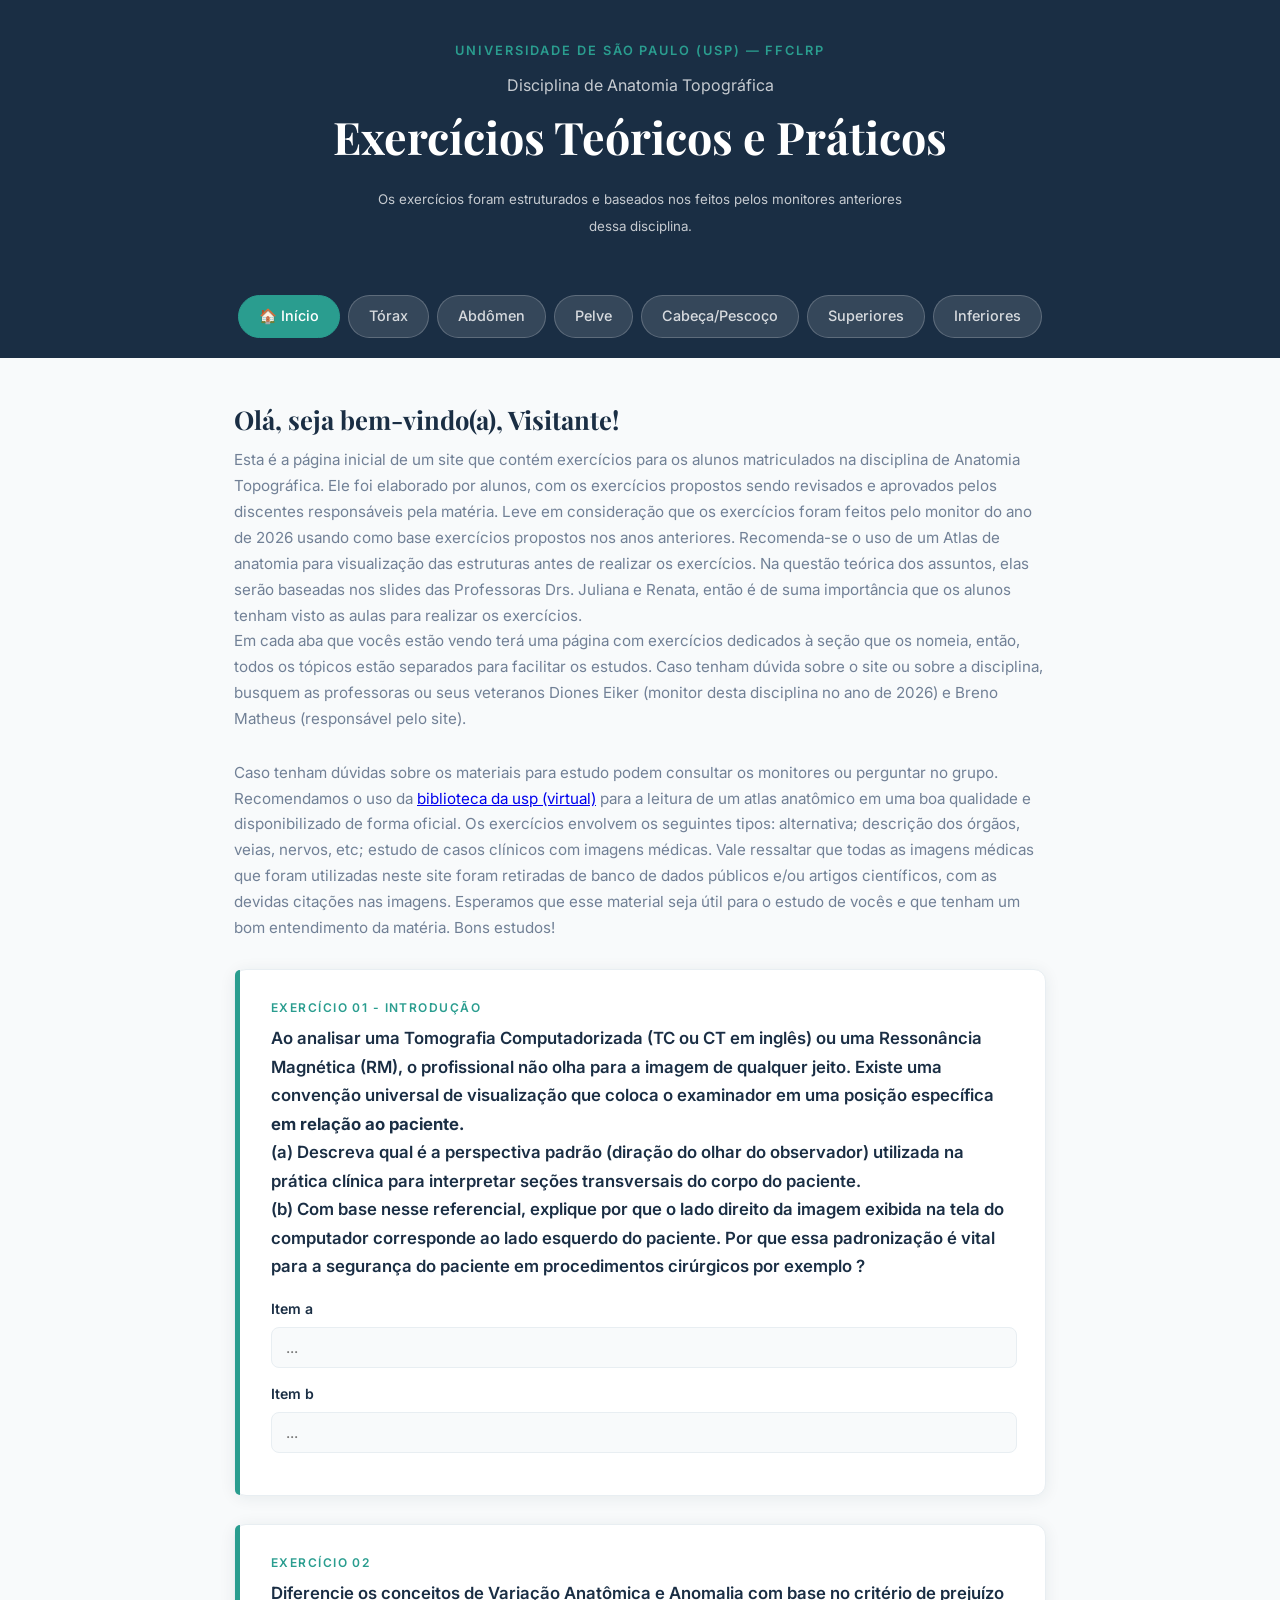
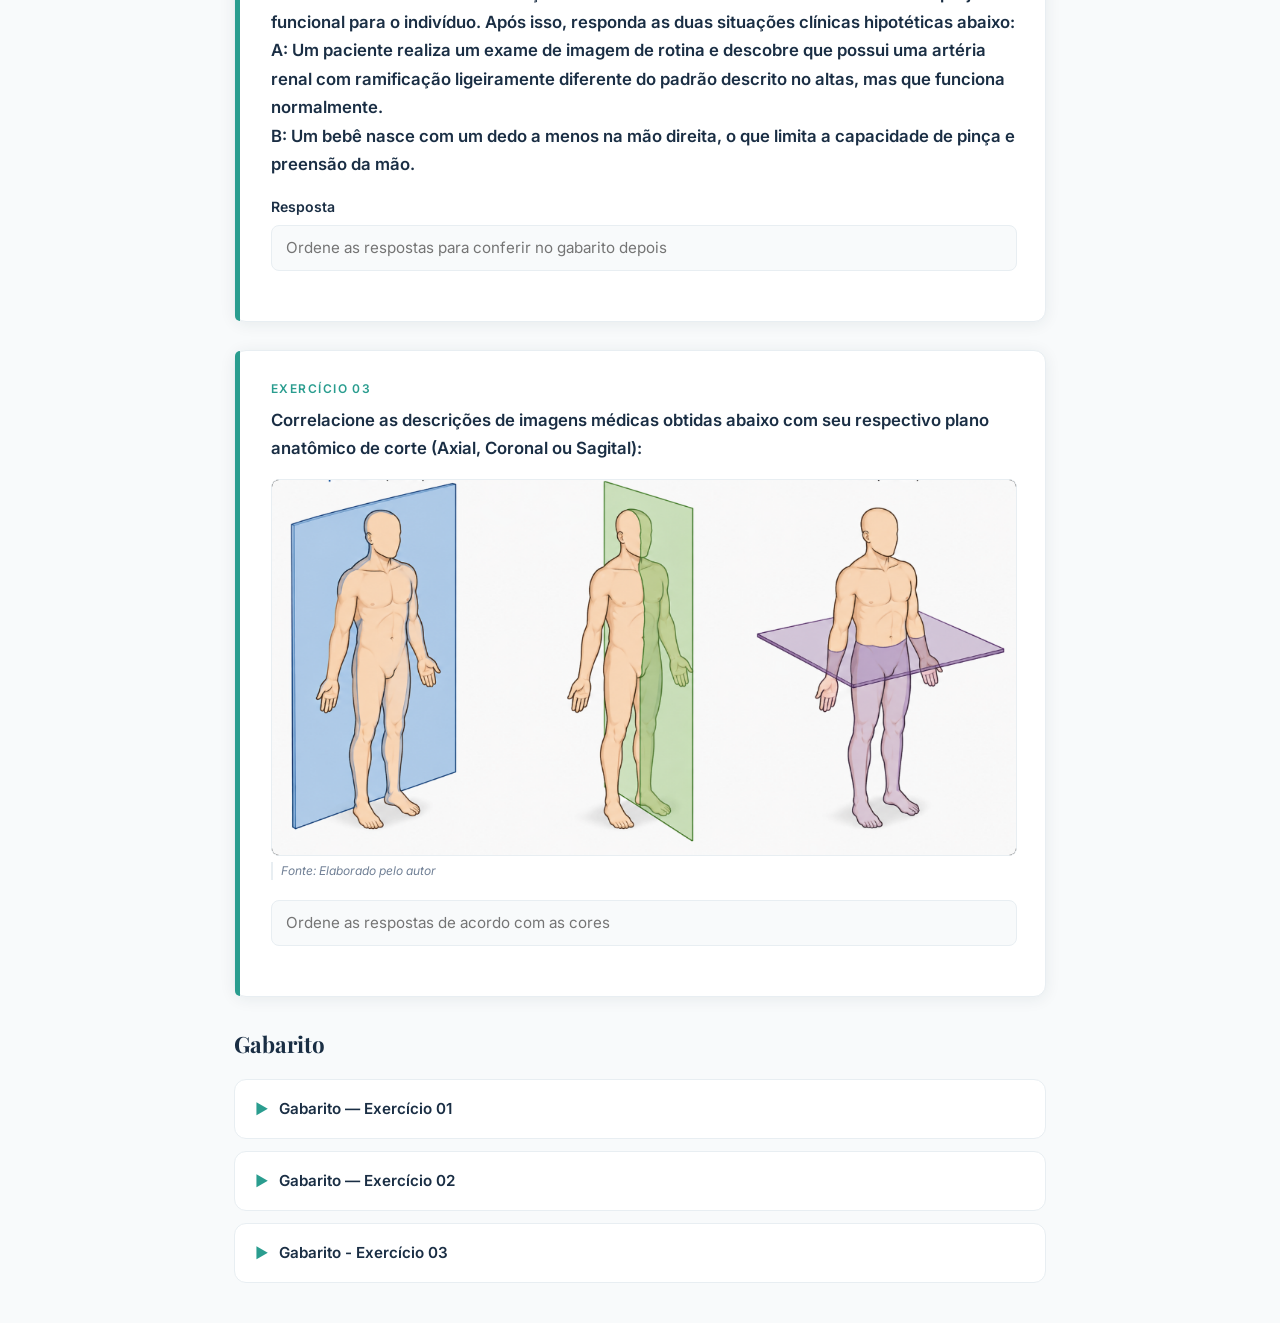
<file: index.html>
<!DOCTYPE html>
<html lang="pt-BR">
<head>
  <meta charset="UTF-8" />
  <meta name="viewport" content="width=device-width, initial-scale=1.0" />
  <link rel="shortcut icon" href="icone_anatomia.ico" type="image/x-icon">
  <title>Anatomia Topográfica — Exercícios</title>

  <!-- Fontes do Google Fonts (carregadas da internet) -->
  <link rel="preconnect" href="https://fonts.googleapis.com" />
  <link href="https://fonts.googleapis.com/css2?family=Inter:wght@400;500;600&family=Playfair+Display:wght@700&display=swap" rel="stylesheet" />
  <link rel="stylesheet" href="estilo_site.css">
  
</head>

<body>

  <!-- ==========================================
       CABEÇALHO
  =========================================== -->
  <header>
    <div>
        <p class="disciplina">Universidade de São Paulo (USP) — FFCLRP </p>
    </div>
    <div>
        <p>Disciplina de Anatomia Topográfica</p>
    </div>
    <h1>Exercícios Teóricos e Práticos</h1>
    <p><small>Os exercícios foram estruturados e baseados nos feitos pelos monitores anteriores dessa disciplina.</small></p>
  </header>

  <!-- 
       NAVEGAÇÃO POR ABAS
       Cada botão mostra/esconde uma <section>
   -->
 <nav class="tabs-nav" role="tablist">
  <a class="ativa" href="index.html">🏠 Início</a>
  <a href="torax/torax.html"> Tórax</a>
  <a href="abdome/abdome.html"> Abdômen</a>
  <a href="pelve/pelve.html"> Pelve</a>
  <a href="superiores/cab_pes.html">Cabeça/Pescoço</a>
  <a href="superiores/sup.html">Superiores</a>
  <a href="inferiores/inf.html">Inferiores</a>
 </nav>

  <!-- 
       CONTEÚDO PRINCIPAL
   -->
  <main>

    <section id="instrucoes" class="secao ativa">
        <h2 id="titulo-boas-vindas"  class="secao-titulo">Como usar este material</h2>
        <p class="secao-descricao"> Esta é a página inicial de um site que contém exercícios para os alunos matriculados na disciplina de Anatomia Topográfica. Ele foi elaborado por alunos, com os exercícios propostos sendo revisados e aprovados pelos discentes responsáveis pela matéria. Leve em consideração que os exercícios foram feitos pelo monitor do ano de 2026 usando como base exercícios propostos nos anos anteriores. Recomenda-se o uso de um Atlas de anatomia para visualização das estruturas antes de realizar os exercícios. Na questão teórica dos assuntos, elas serão baseadas nos slides das Professoras Drs. Juliana e Renata, então é de suma importância que os alunos tenham visto as aulas para realizar os exercícios. <br> Em cada aba que vocês estão vendo terá uma página com exercícios dedicados à seção que os nomeia, então, todos os tópicos estão separados para facilitar os estudos. Caso tenham dúvida sobre o site ou sobre a disciplina, busquem as professoras ou seus veteranos Diones Eiker (monitor desta disciplina no ano de 2026) e Breno Matheus (responsável pelo site). </p>

        <p class="secao-descricao">Caso tenham dúvidas sobre os materiais para estudo podem consultar os monitores ou perguntar no grupo. Recomendamos o uso da <a href="https://acesso.abcd.usp.br" target="_blank" re="external">biblioteca da usp (virtual)</a> para a leitura de um atlas anatômico em uma boa qualidade e disponibilizado de forma oficial. Os exercícios envolvem os seguintes tipos: alternativa; descrição dos órgãos, veias, nervos, etc; estudo de casos clínicos com imagens médicas. Vale ressaltar que todas as imagens médicas que foram utilizadas neste site foram retiradas de banco de dados públicos e/ou artigos científicos, com as devidas citações nas imagens. Esperamos que esse material seja útil para o estudo de vocês e que tenham um bom entendimento da matéria. Bons estudos! </p>
    </section>

    <section>
      <article class="exercicio">
        <p class="exercicio-numero">Exercício 01 - Introdução</p>
        <h3>Ao analisar uma Tomografia Computadorizada (TC ou CT em inglês) ou uma Ressonância Magnética (RM), o profissional não olha para a imagem de qualquer jeito. Existe uma convenção universal de visualização que coloca o examinador em uma posição específica <strong>em relação ao paciente.</strong> <br> (a) Descreva qual é a perspectiva padrão (diração do olhar do observador) utilizada na prática clínica para interpretar seções transversais do corpo do paciente. <br> (b) Com base nesse referencial, explique por que o lado direito da imagem exibida na tela do computador corresponde ao lado esquerdo do paciente. Por que essa padronização é vital para a segurança do paciente em procedimentos cirúrgicos por exemplo ?</h3>

        <!-- Campos de resposta -->

        <div class="campo-grupo">
            <label for="ex1-r1">Item a</label>
            <input type="text" id="ex1-r1" placeholder="..." />
        </div>

        <div class="campo-grupo">
            <label for="ex1-r1">Item b</label>
            <input type="text" id="ex1-r1" placeholder="..." />
        </div>

      </article>

      <article class="exercicio">
        <p class="exercicio-numero">Exercício 02</p>
        <h3>Diferencie os conceitos de Variação Anatômica e Anomalia com base no critério de prejuízo funcional para o indivíduo. Após isso, responda as duas situações clínicas hipotéticas abaixo: <br> A: Um paciente realiza um exame de imagem de rotina e descobre que possui uma artéria renal com ramificação ligeiramente diferente do padrão descrito no altas, mas que funciona normalmente. <br> B: Um bebê nasce com um dedo a menos na mão direita, o que limita a capacidade de pinça e preensão da mão. </h3>

        <div class="campo-grupo">
          <label for="ex2-r1">Resposta</label>
          <textarea id="ex2-r1" placeholder="Ordene as respostas para conferir no gabarito depois" rows="1"></textarea>
        </div>
      </article>

      <article class="exercicio">
        <p class="exercicio-numero">Exercício 03 </p>
        <h3>Correlacione as descrições de imagens médicas obtidas abaixo com seu respectivo plano anatômico de corte (Axial, Coronal ou Sagital): <br> </h3>

        <figure class="exercicio-figura">
          <img src="planos_anatomicos.png" alt="planos anatomicos">
          <figcaption>Fonte: Elaborado pelo autor</figcaption>
        </figure>
        <div class="campo-grupo">
        <textarea id="ex2-r1" placeholder="Ordene as respostas de acordo com as cores" rows="1"></textarea>
        </div>
      </article>
    </section>
    
    <!-- 
     SEÇÃO DE GABARITO
     Cada <details> é um accordion independente.
     O navegador abre/fecha sem JavaScript.
 -->
<section class="gabarito-secao">
  <h2 style="font-family: var(--fonte-titulo); color: var(--cor-primaria);
             margin-bottom: 16px; font-size: 1.4rem;">
    Gabarito
  </h2>

  <!-- GABARITO DO EXERCÍCIO 1 -->
  <details>
    <summary>
      <span class="seta-accordion">▶</span>
      Gabarito — Exercício 01
    </summary>

    <div class="gabarito-corpo">

      <div class="gabarito-item">
        <div class="gabarito-num">1</div>
        <div class="gabarito-texto">
          <p><strong>Item a</strong></p>
          <p class="descricao">
            A perspectiva padrão de visualização de seções transversais é de baixo para cima (ou seja, como se estivéssemos olhando o paciente a partir dos pés dele, em direção à cabeça).
            
          </p>
        </div>
      </div>

      <hr class="gabarito-divider" />

      <div class="gabarito-item">
        <div class="gabarito-num">2</div>
        <div class="gabarito-texto">
          <p><strong>Item b</strong></p>
          <p class="descricao">
            Como estamos olhando de baixo para cima, o lado direito do paciente estará à esquerda do observador, e o lado esquerdo do paciente estará à direita do observador. Essa padronização evita erros gravíssimos de lateralidade, como operar ou irradiar o membro ou órgão do lado errado
            
          </p>
        </div>
      </div>

      <hr class="gabarito-divider" />

    </div>
  </details>

  <!-- GABARITO DO EXERCÍCIO 2 -->
  <details>
    <summary>
      <span class="seta-accordion">▶</span>
      Gabarito — Exercício 02
    </summary>

    <div class="gabarito-corpo">

      <div class="gabarito-item">
        <div class="gabarito-num">1</div>
        <div class="gabarito-texto">
          <p><strong>Caso A:</strong></p>
          <p class="descricao">
            Caso A: Variação Anatômica, pois há uma alteração morfológica sem qualquer perda ou prejuízo da função renal.
            
          </p>
        </div>
      </div>

      <hr class="gabarito-divider" />

      <div class="gabarito-item">
        <div class="gabarito-num">2</div>
        <div class="gabarito-texto">
          <p><strong>Caso B:</strong></p>
          <p class="descricao">
            Caso B: Anomalia, pois a alteração morfológica (ausência de um dedo) gera um prejuízo funcional para o membro acometido.
            
          </p>
        </div>
      </div>

    </div>
  </details>

  <details>
    <summary>
      <span class="seta-accordion">▶</span>
      Gabarito - Exercício 03
    </summary>

    <div class="gabarito-corpo">
      <div class="gabarito-item">
        <div class="gabarito-num">1</div>
        <div class="gabarito-texto" >
          <p><strong>Resposta:</strong></p>
          <p class="descricao"> Azul: Coronal; Verde: Sagital; Azul: Coronal </p>
        </div>
      </div>
    </div>
  </details>

</section>

<script src="scripts.js"></script>
</body>
</html>
</file>
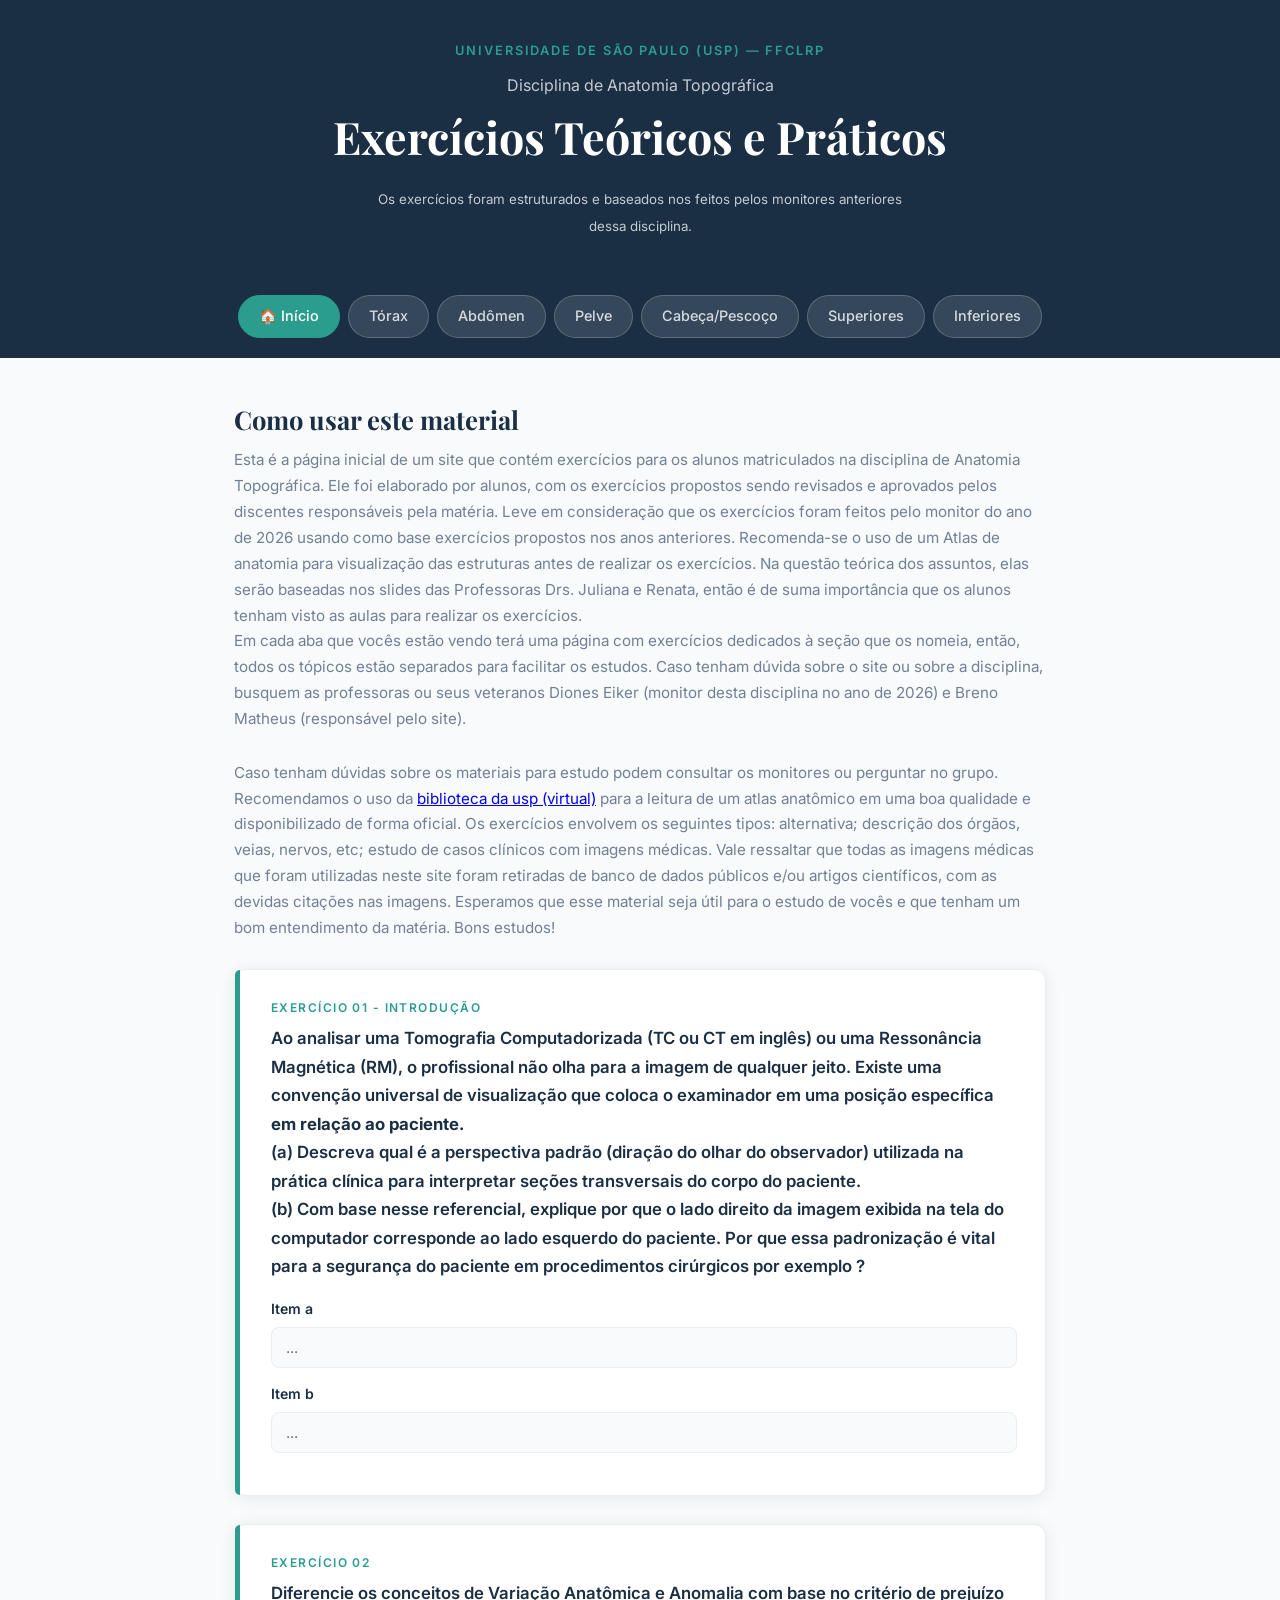
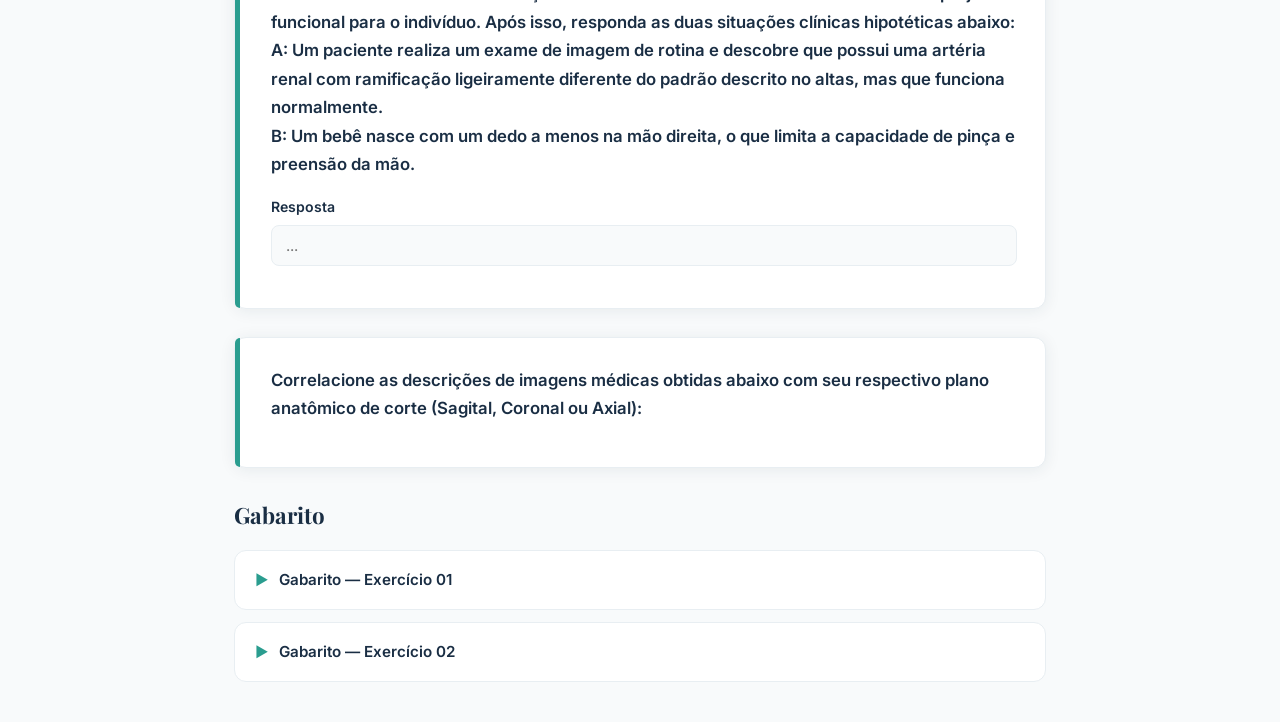
<file: site anatomia/index.html>
<!DOCTYPE html>
<html lang="pt-BR">
<head>
  <meta charset="UTF-8" />
  <meta name="viewport" content="width=device-width, initial-scale=1.0" />
  <link rel="shortcut icon" href="icone_anatomia.ico" type="image/x-icon">
  <title>Anatomia Topográfica — Exercícios</title>

  <!-- Fontes do Google Fonts (carregadas da internet) -->
  <link rel="preconnect" href="https://fonts.googleapis.com" />
  <link href="https://fonts.googleapis.com/css2?family=Inter:wght@400;500;600&family=Playfair+Display:wght@700&display=swap" rel="stylesheet" />
  <link rel="stylesheet" href="estilo_site.css">
  
</head>

<body>

  <!-- ==========================================
       CABEÇALHO
  =========================================== -->
  <header>
    <div>
        <p class="disciplina">Universidade de São Paulo (USP) — FFCLRP </p>
    </div>
    <div>
        <p>Disciplina de Anatomia Topográfica</p>
    </div>
    <h1>Exercícios Teóricos e Práticos</h1>
    <p><small>Os exercícios foram estruturados e baseados nos feitos pelos monitores anteriores dessa disciplina.</small></p>
  </header>

  <!-- 
       NAVEGAÇÃO POR ABAS
       Cada botão mostra/esconde uma <section>
   -->
 <nav class="tabs-nav" role="tablist">
  <a class="ativa" href="index.html">🏠 Início</a>
  <a href="torax/torax.html"> Tórax</a>
  <a href="abdome/abdome.html"> Abdômen</a>
  <a href="pelve/pelve.html"> Pelve</a>
  <a href="superiores/cab_pes.html">Cabeça/Pescoço</a>
  <a href="superiores/sup.html">Superiores</a>
  <a href="inferiores/inf.html">Inferiores</a>
 </nav>

  <!-- 
       CONTEÚDO PRINCIPAL
   -->
  <main>

    <section id="instrucoes" class="secao ativa">
        <h2 id="titulo-boas-vindas"  class="secao-titulo">Como usar este material</h2>
        <p class="secao-descricao"> Esta é a página inicial de um site que contém exercícios para os alunos matriculados na disciplina de Anatomia Topográfica. Ele foi elaborado por alunos, com os exercícios propostos sendo revisados e aprovados pelos discentes responsáveis pela matéria. Leve em consideração que os exercícios foram feitos pelo monitor do ano de 2026 usando como base exercícios propostos nos anos anteriores. Recomenda-se o uso de um Atlas de anatomia para visualização das estruturas antes de realizar os exercícios. Na questão teórica dos assuntos, elas serão baseadas nos slides das Professoras Drs. Juliana e Renata, então é de suma importância que os alunos tenham visto as aulas para realizar os exercícios. <br> Em cada aba que vocês estão vendo terá uma página com exercícios dedicados à seção que os nomeia, então, todos os tópicos estão separados para facilitar os estudos. Caso tenham dúvida sobre o site ou sobre a disciplina, busquem as professoras ou seus veteranos Diones Eiker (monitor desta disciplina no ano de 2026) e Breno Matheus (responsável pelo site). </p>

        <p class="secao-descricao">Caso tenham dúvidas sobre os materiais para estudo podem consultar os monitores ou perguntar no grupo. Recomendamos o uso da <a href="https://acesso.abcd.usp.br" target="_blank" re="external">biblioteca da usp (virtual)</a> para a leitura de um atlas anatômico em uma boa qualidade e disponibilizado de forma oficial. Os exercícios envolvem os seguintes tipos: alternativa; descrição dos órgãos, veias, nervos, etc; estudo de casos clínicos com imagens médicas. Vale ressaltar que todas as imagens médicas que foram utilizadas neste site foram retiradas de banco de dados públicos e/ou artigos científicos, com as devidas citações nas imagens. Esperamos que esse material seja útil para o estudo de vocês e que tenham um bom entendimento da matéria. Bons estudos! </p>
    </section>

    <section>
      <article class="exercicio">
        <p class="exercicio-numero">Exercício 01 - Introdução</p>
        <h3>Ao analisar uma Tomografia Computadorizada (TC ou CT em inglês) ou uma Ressonância Magnética (RM), o profissional não olha para a imagem de qualquer jeito. Existe uma convenção universal de visualização que coloca o examinador em uma posição específica <strong>em relação ao paciente.</strong> <br> (a) Descreva qual é a perspectiva padrão (diração do olhar do observador) utilizada na prática clínica para interpretar seções transversais do corpo do paciente. <br> (b) Com base nesse referencial, explique por que o lado direito da imagem exibida na tela do computador corresponde ao lado esquerdo do paciente. Por que essa padronização é vital para a segurança do paciente em procedimentos cirúrgicos por exemplo ?</h3>

        <!-- Campos de resposta -->

        <div class="campo-grupo">
            <label for="ex1-r1">Item a</label>
            <input type="text" id="ex1-r1" placeholder="..." />
        </div>

        <div class="campo-grupo">
            <label for="ex1-r1">Item b</label>
            <input type="text" id="ex1-r1" placeholder="..." />
        </div>

      </article>

      <article class="exercicio">
        <p class="exercicio-numero">Exercício 02</p>
        <h3>Diferencie os conceitos de Variação Anatômica e Anomalia com base no critério de prejuízo funcional para o indivíduo. Após isso, responda as duas situações clínicas hipotéticas abaixo: <br> A: Um paciente realiza um exame de imagem de rotina e descobre que possui uma artéria renal com ramificação ligeiramente diferente do padrão descrito no altas, mas que funciona normalmente. <br> B: Um bebê nasce com um dedo a menos na mão direita, o que limita a capacidade de pinça e preensão da mão. </h3>

        <div class="campo-grupo">
          <label for="ex2-r1">Resposta</label>
          <input type="text" id="ex2-r1" placeholder="...">
        </div>
      </article>

      <article class="exercicio">
        <h3>Correlacione as descrições de imagens médicas obtidas abaixo com seu respectivo plano anatômico de corte (Sagital, Coronal ou Axial): <br> </h3>
      </article>
    </section>
    
    <!-- 
     SEÇÃO DE GABARITO
     Cada <details> é um accordion independente.
     O navegador abre/fecha sem JavaScript.
 -->
<section class="gabarito-secao">
  <h2 style="font-family: var(--fonte-titulo); color: var(--cor-primaria);
             margin-bottom: 16px; font-size: 1.4rem;">
    Gabarito
  </h2>

  <!-- GABARITO DO EXERCÍCIO 1 -->
  <details>
    <summary>
      <span class="seta-accordion">▶</span>
      Gabarito — Exercício 01
    </summary>

    <div class="gabarito-corpo">

      <div class="gabarito-item">
        <div class="gabarito-num">1</div>
        <div class="gabarito-texto">
          <p><strong>Pulmão direito</strong></p>
          <p class="descricao">
            Levemente maior que o esquerdo, dividido em três lobos pela
            cisura horizontal e oblíqua.
          </p>
        </div>
      </div>

      <hr class="gabarito-divider" />

      <div class="gabarito-item">
        <div class="gabarito-num">2</div>
        <div class="gabarito-texto">
          <p><strong>Coração / Mediastino</strong></p>
          <p class="descricao">
            Localizado no mediastino médio, levemente deslocado para a
            esquerda da linha média.
          </p>
        </div>
      </div>

      <hr class="gabarito-divider" />

      <div class="gabarito-item">
        <div class="gabarito-num">3</div>
        <div class="gabarito-texto">
          <p><strong>Pulmão esquerdo</strong></p>
          <p class="descricao">
            Dividido em dois lobos pela cisura oblíqua. Apresenta a
            incisura cardíaca em seu bordo anterior.
          </p>
        </div>
      </div>

    </div>
  </details>

  <!-- GABARITO DO EXERCÍCIO 2 -->
  <details>
    <summary>
      <span class="seta-accordion">▶</span>
      Gabarito — Exercício 02
    </summary>

    <div class="gabarito-corpo">

      <div class="gabarito-item">
        <div class="gabarito-num">1</div>
        <div class="gabarito-texto">
          <p><strong>Coração / Aorta</strong></p>
          <p class="descricao">
            Estruturas de tecido mole com alta densidade aparecem em
            tons de cinza claro na TC.
          </p>
        </div>
      </div>

      <hr class="gabarito-divider" />

      <div class="gabarito-item">
        <div class="gabarito-num">2</div>
        <div class="gabarito-texto">
          <p><strong>Os pulmões aparecem escuros porque são preenchidos por ar</strong></p>
          <p class="descricao">
            O ar possui densidade muito baixa (≈ −1000 UH na escala
            Hounsfield), absorvendo pouca radiação e resultando em tons
            escuros na imagem.
          </p>
        </div>
      </div>

    </div>
  </details>

</section>

</body>
</html>
</file>
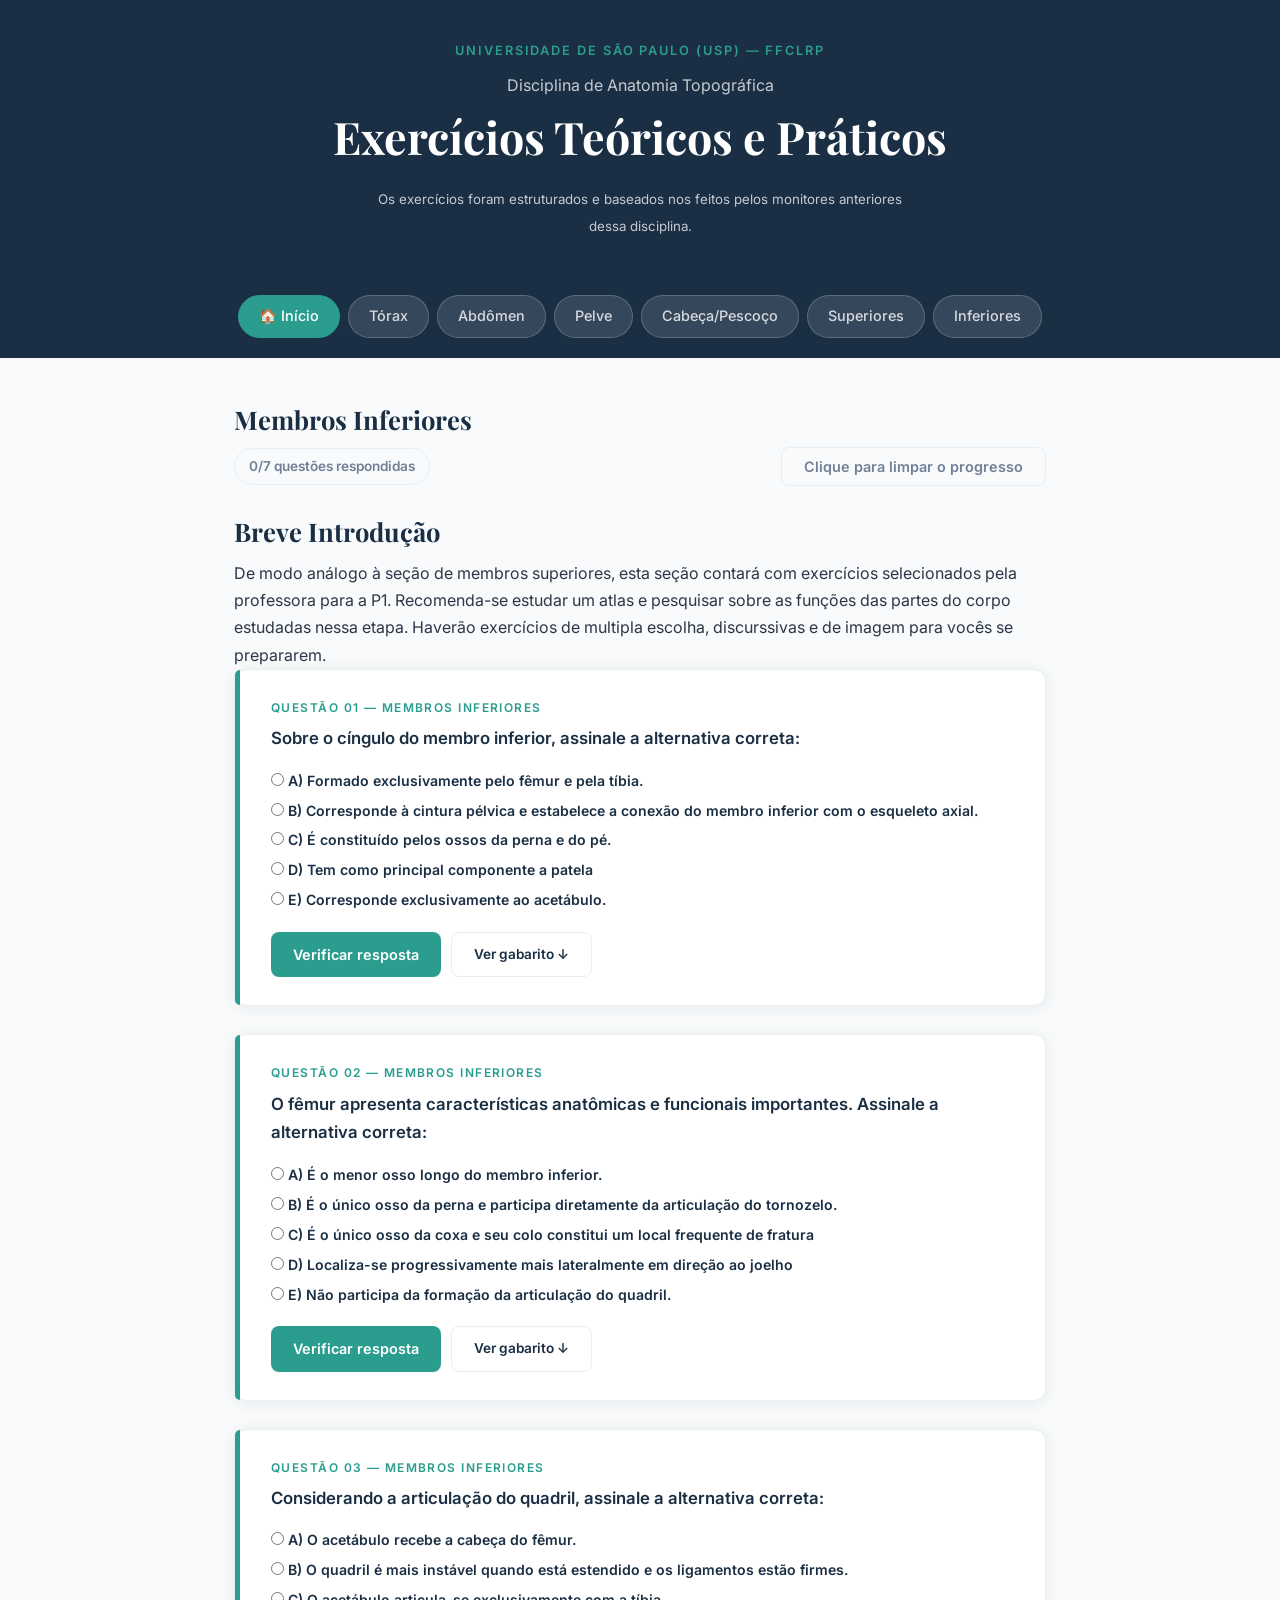
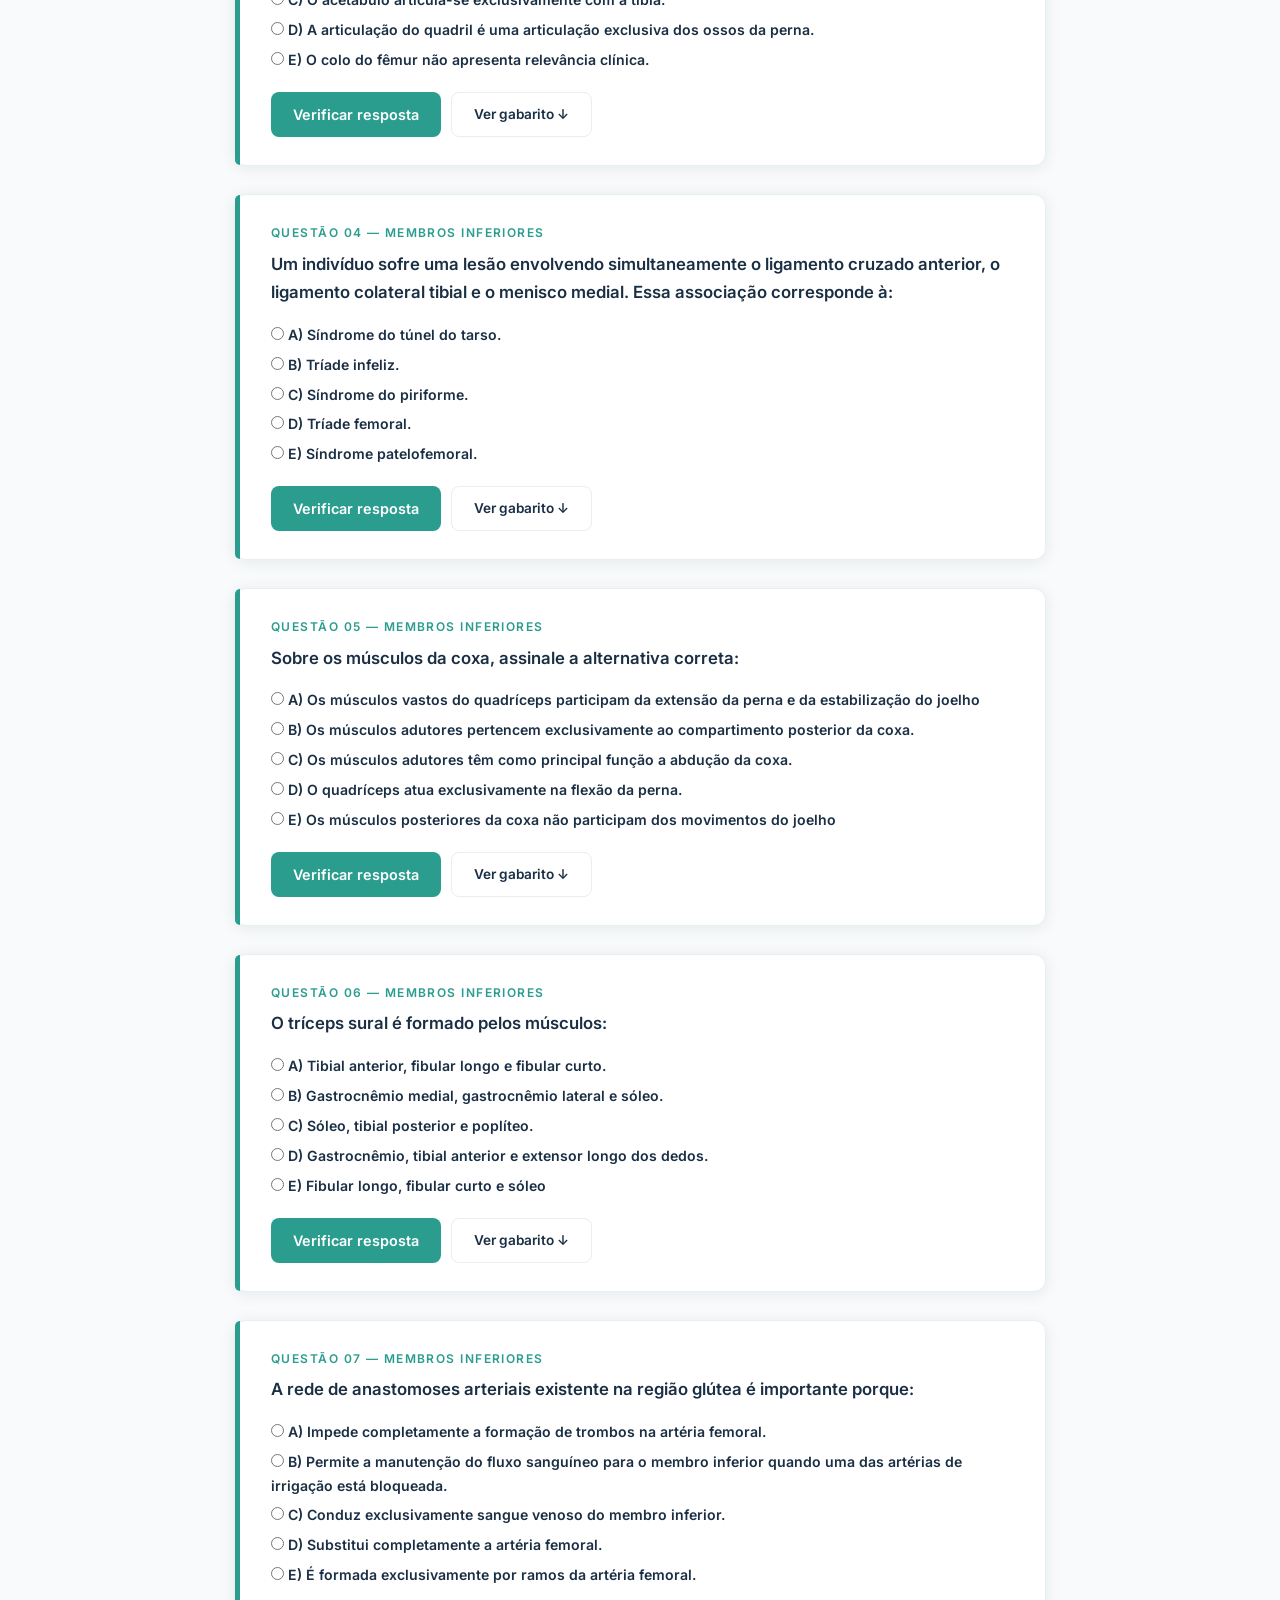
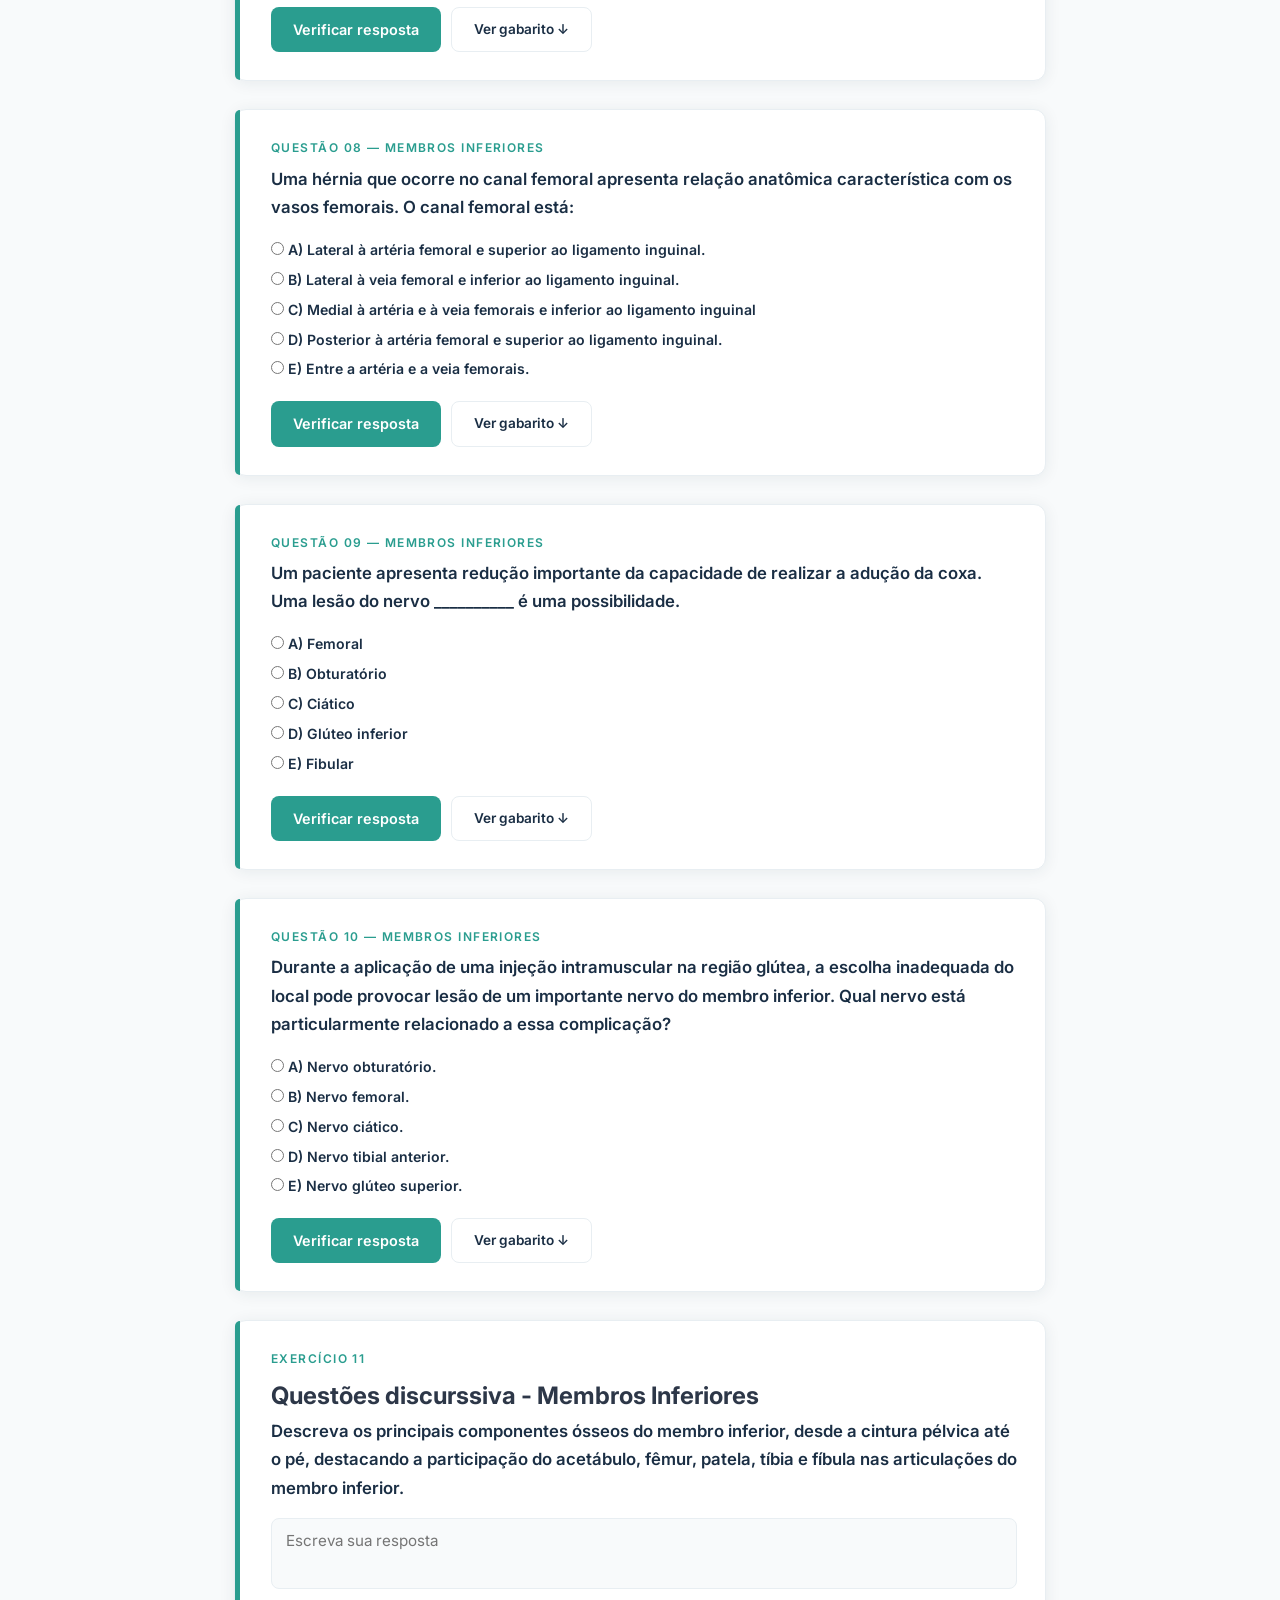
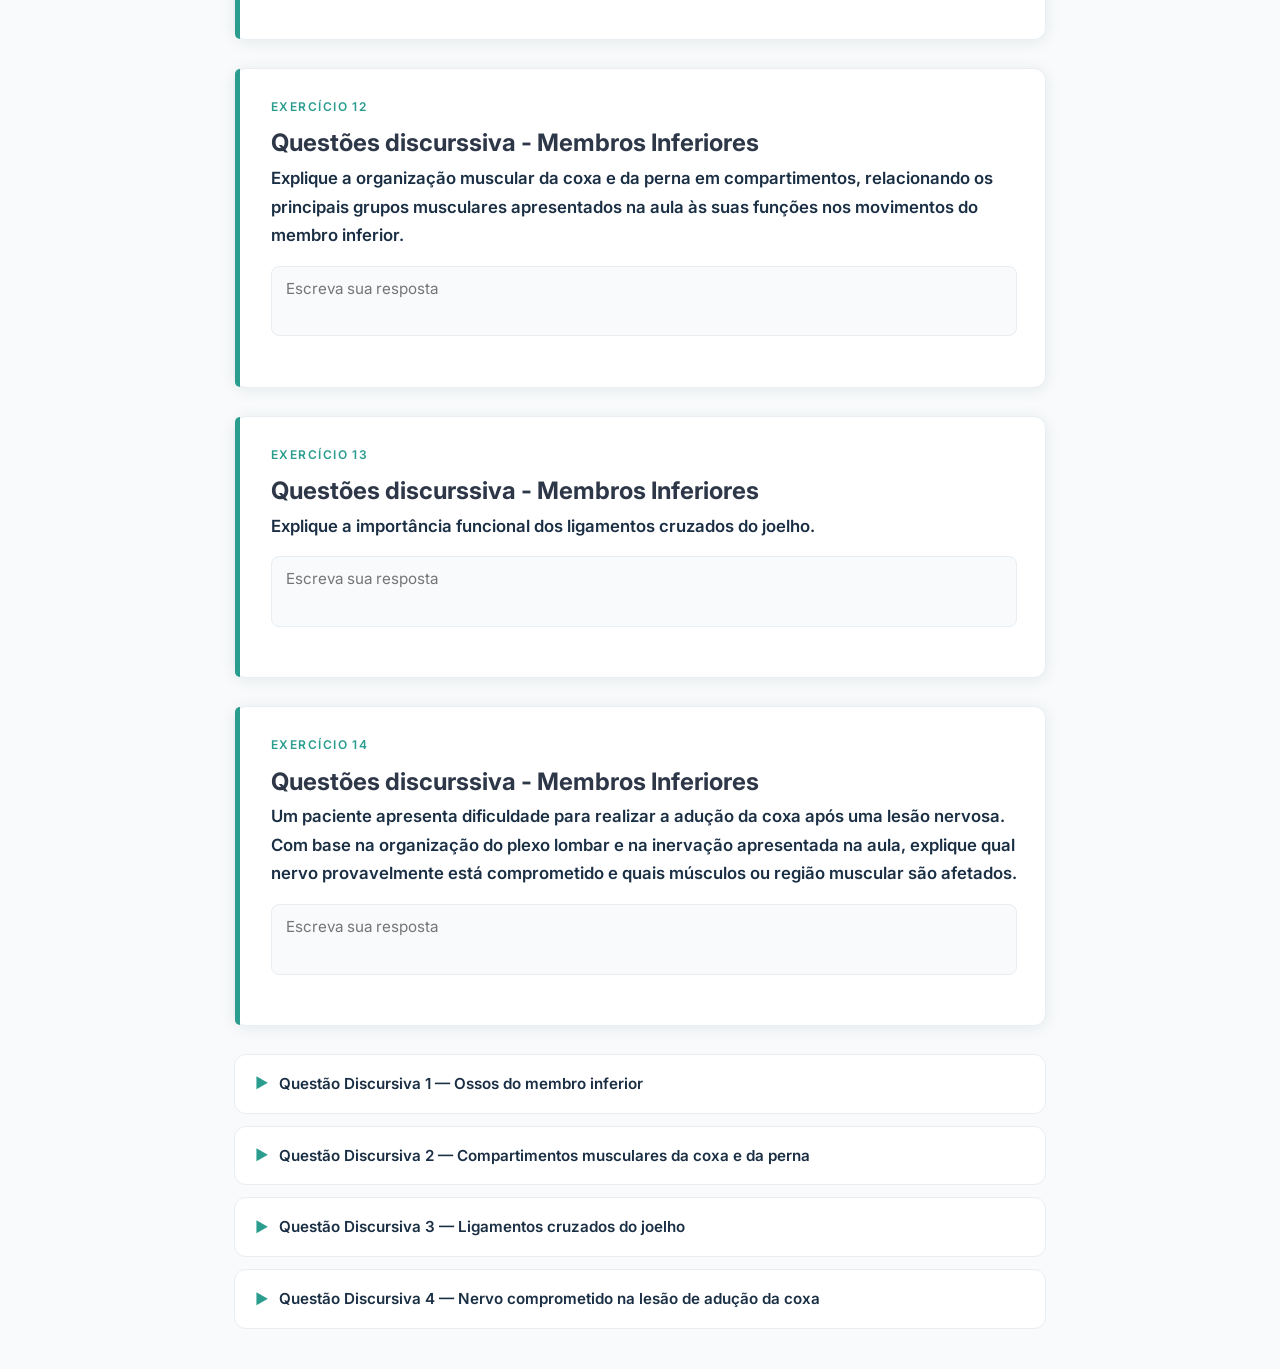
<file: inferiores/inf.html>
<!DOCTYPE html>
<html lang="pt-BR">
<head>
  <meta charset="UTF-8" />
  <meta name="viewport" content="width=device-width, initial-scale=1.0" />
  <link rel="shortcut icon" href="icone_anatomia.ico" type="image/x-icon">
  <title>Anatomia Topográfica — Exercícios</title>

  <!-- Fontes do Google Fonts (carregadas da internet) -->

  <link rel="preconnect" href="https://fonts.googleapis.com" />
  <link href="https://fonts.googleapis.com/css2?family=Inter:wght@400;500;600&family=Playfair+Display:wght@700&display=swap" rel="stylesheet" />
  <link rel="stylesheet" href="../estilo_site.css">
  
</head>


<body>
    <header>
    <div>
        <p class="disciplina">Universidade de São Paulo (USP) — FFCLRP </p>
    </div>
    <div>
        <p>Disciplina de Anatomia Topográfica</p>
    </div>
    <h1>Exercícios Teóricos e Práticos</h1>
    <p><small>Os exercícios foram estruturados e baseados nos feitos pelos monitores anteriores dessa disciplina.</small></p>
  </header>

  <!-- 
       NAVEGAÇÃO POR ABAS
       Cada botão mostra/esconde uma <section>
   -->
 <nav class="tabs-nav" role="tablist">
  <a class="ativa" href="../index.html">🏠 Início</a>
  <a href="../torax.html"> Tórax</a>
  <a href="../abdome/abdome.html"> Abdômen</a>
  <a href="../pelve/pelve.html"> Pelve</a>
  <a href="../superiores/cab_pes.html">Cabeça/Pescoço</a>
  <a href="../superiores/sup.html">Superiores</a>
  <a href="../inferiores/inf.html">Inferiores</a>
 </nav>
    
    <main>
        </section>
        <!-- 
            SEÇÃO: inferiores
        -->
        <section id="inferiores" class="secao ativa">
        <h2 class="secao-titulo">Membros Inferiores</h2>
        <div style="display: flex; align-items: center; justify-content: space-between; margin-bottom: 24px;"> <span id="indicador-progresso" class="progresso vazio"> 0/7 questões respondidas</span> <button class="btn btn-limpar" onclick="limparProgresso()">Clique para limpar o progresso</button></div>
        <h3 class="secao-titulo">Breve Introdução</h3>
        <p>De modo análogo à seção de membros superiores, esta seção contará com exercícios selecionados pela professora para a P1. Recomenda-se estudar um atlas e pesquisar sobre as funções das partes do corpo estudadas nessa etapa. Haverão exercícios de multipla escolha, discurssivas e de imagem para vocês se prepararem.  </p>

        

        <!-- EXERCÍCIO 1 -->
         
        <article class="exercicio" id="exercicio-inf-q1">
        <p class="exercicio-numero">Questão 01 — Membros Inferiores</p>
        <h3>Sobre o cíngulo do membro inferior, assinale a alternativa correta:</h3>
        
        <div class="campo-grupo">
        <form class="opcoes">
            <label><input type="radio" name="inf-q1" value="A"> A) Formado exclusivamente pelo fêmur e pela tíbia.</label>
            <label><input type="radio" name="inf-q1" value="B"> B) Corresponde à cintura pélvica e estabelece a conexão do membro inferior com o esqueleto axial.</label>
            <label><input type="radio" name="inf-q1" value="C"> C) É  constituído pelos ossos da perna e do pé.</label>
            <label><input type="radio" name="inf-q1" value="D"> D) Tem como principal componente a patela</label>
            <label><input type="radio" name="inf-q1" value="E"> E)  Corresponde exclusivamente ao acetábulo.</label>
        </form>
        </div>
        
        <div class="botoes">
            <button class="btn btn-principal"
            onclick="verificarMC('inf-q1', 'B', 'fb-inf-q1')">
            Verificar resposta
            </button>
            <a href="#gabarito-inf" class="btn btn-gabarito">Ver gabarito ↓</a>
        </div>
        <div id="fb-sup-q1" class="feedback"></div>
        </article>


        <!-- EXERCÍCIO 2 -->
        <article class="exercicio" id="exercicio-inf-q2">
        <p class="exercicio-numero">Questão 02 — Membros Inferiores</p>
        <h3> O fêmur apresenta características anatômicas e funcionais importantes. Assinale a alternativa correta:</h3>
        
        <div class="campo-grupo">
        <form class="opcoes">
            <label><input type="radio" name="inf-q2" value="A"> A) É o menor osso longo do membro inferior.</label>
            <label><input type="radio" name="inf-q2" value="B"> B) É o único osso da perna e participa diretamente da articulação do tornozelo.</label>
            <label><input type="radio" name="inf-q2" value="C"> C)  É o único osso da coxa e seu colo constitui um local frequente de fratura</label>
            <label><input type="radio" name="inf-q2" value="D"> D)  Localiza-se progressivamente mais lateralmente em direção ao joelho</label>
            <label><input type="radio" name="inf-q2" value="E"> E) Não participa da formação da articulação do quadril.</label>
        </form>
        </div>  

        <div class="botoes">
            <button class="btn btn-principal"
            onclick="verificarMC('inf-q2', 'D', 'fb-inf-q2')">
            Verificar resposta
            </button>
            <a href="#gabarito-sup" class="btn btn-gabarito">Ver gabarito ↓</a>
        </div>
        <div id="fb-sup-q2" class="feedback"></div>
        </article>


        <article class="exercicio" id="exercicio-inf-q3">
        <p class="exercicio-numero">Questão 03 — Membros Inferiores</p>
        <h3>Considerando a articulação do quadril, assinale a alternativa correta:</h3>
        
        <div class="campo-grupo">
        <form class="opcoes">
            <label><input type="radio" name="inf-q3" value="A"> A) O acetábulo recebe a cabeça do fêmur.</label>
            <label><input type="radio" name="inf-q3" value="B"> B) O quadril é mais instável quando está estendido e os ligamentos estão firmes.</label>
            <label><input type="radio" name="inf-q3" value="C"> C) O acetábulo articula-se exclusivamente com a tíbia.</label>
            <label><input type="radio" name="inf-q3" value="D"> D)  A articulação do quadril é uma articulação exclusiva dos ossos da perna.</label>
            <label><input type="radio" name="inf-q3" value="E"> E) O colo do fêmur não apresenta relevância clínica.</label>
        </form>
        </div>
        
        <div class="botoes">
            <button class="btn btn-principal"
            onclick="verificarMC('inf-q3', 'A', 'fb-inf-q3')">
            Verificar resposta
            </button>
            <a href="#gabarito-sup" class="btn btn-gabarito">Ver gabarito ↓</a>
        </div>
        <div id="fb-sup-q3" class="feedback"></div>
        </article>

        <article class="exercicio" id="exercicio-inf-q4">
        <p class="exercicio-numero">Questão 04 — Membros Inferiores</p>
        <h3>Um indivíduo sofre uma lesão envolvendo simultaneamente o ligamento cruzado anterior, o ligamento colateral tibial e o menisco medial. Essa associação corresponde à:</h3>
        
        <div class="campo-grupo">
        <form class="opcoes">
            <label><input type="radio" name="inf-q4" value="A"> A) Síndrome do túnel do tarso.</label>
            <label><input type="radio" name="inf-q4" value="B"> B) Tríade infeliz.</label>
            <label><input type="radio" name="inf-q4" value="C"> C) Síndrome do piriforme.</label>
            <label><input type="radio" name="inf-q4" value="D"> D) Tríade femoral.</label>
            <label><input type="radio" name="inf-q4" value="E"> E) Síndrome patelofemoral.</label>
        </form>
        </div>
        
        <div class="botoes">
            <button class="btn btn-principal"
            onclick="verificarMC('inf-q4', 'B', 'fb-inf-q4')">
            Verificar resposta
            </button>
            <a href="#gabarito-sup" class="btn btn-gabarito">Ver gabarito ↓</a>
        </div>
        <div id="fb-sup-q4" class="feedback"></div>
        </article>


        <article class="exercicio" id="exercicio-inf-q5">
        <p class="exercicio-numero">Questão 05 — Membros Inferiores</p>
        <h3>Sobre os músculos da coxa, assinale a alternativa correta:</h3>
        
        <div class="campo-grupo">
        <form class="opcoes">
            <label><input type="radio" name="inf-q5" value="A"> A) Os músculos vastos do quadríceps participam da extensão da perna e da estabilização do joelho</label>
            <label><input type="radio" name="inf-q5" value="B"> B) Os músculos adutores pertencem exclusivamente ao compartimento posterior da coxa.</label>
            <label><input type="radio" name="inf-q5" value="C"> C) Os músculos adutores têm como principal função a abdução da coxa.</label>
            <label><input type="radio" name="inf-q5" value="D"> D) O quadríceps atua exclusivamente na flexão da perna.</label>
            <label><input type="radio" name="inf-q5" value="E"> E) Os músculos posteriores da coxa não participam dos movimentos do joelho</label>
        </form>
        </div>
        
        <div class="botoes">
            <button class="btn btn-principal"
            onclick="verificarMC('inf-q5', 'A', 'fb-inf-q5')">
            Verificar resposta
            </button>
            <a href="#gabarito-inf" class="btn btn-gabarito">Ver gabarito ↓</a>
        </div>
        <div id="fb-sup-q5" class="feedback"></div>
        </article>


        <article class="exercicio" id="exercicio-inf-q6">
        <p class="exercicio-numero">Questão 06 — Membros Inferiores</p>
        <h3>O tríceps sural é formado pelos músculos:</h3>
        
        <div class="campo-grupo">
        <form class="opcoes">
            <label><input type="radio" name="inf-q6" value="A"> A) Tibial anterior, fibular longo e fibular curto.</label>
            <label><input type="radio" name="inf-q6" value="B"> B) Gastrocnêmio medial, gastrocnêmio lateral e sóleo.</label>
            <label><input type="radio" name="inf-q6" value="C"> C) Sóleo, tibial posterior e poplíteo.</label>
            <label><input type="radio" name="inf-q6" value="D"> D) Gastrocnêmio, tibial anterior e extensor longo dos dedos.</label>
            <label><input type="radio" name="inf-q6" value="E"> E) Fibular longo, fibular curto e sóleo</label>
        </form>
        </div>
        
        
        <div class="botoes">
            <button class="btn btn-principal"
            onclick="verificarMC('inf-q6', 'B', 'fb-inf-q6')">
            Verificar resposta
            </button>
            <a href="#gabarito-sup" class="btn btn-gabarito">Ver gabarito ↓</a>
        </div>
        <div id="fb-sup-q6" class="feedback"></div>
        </article>


        <article class="exercicio" id="exercicio-sup-q7">
        <p class="exercicio-numero">Questão 07 — Membros Inferiores</p>
        <h3>A rede de anastomoses arteriais existente na região glútea é importante porque:</h3>
        
        <div class="campo-grupo">
        <form class="opcoes">
            <label><input type="radio" name="inf-q7" value="A"> A) Impede completamente a formação de trombos na artéria femoral.</label>
            <label><input type="radio" name="inf-q7" value="B"> B) Permite a manutenção do fluxo sanguíneo para o membro inferior quando uma das artérias de irrigação está bloqueada.</label>
            <label><input type="radio" name="inf-q7" value="C"> C) Conduz exclusivamente sangue venoso do membro inferior.</label>
            <label><input type="radio" name="inf-q7" value="D"> D) Substitui completamente a artéria femoral.</label>
            <label><input type="radio" name="inf-q7" value="E"> E) É formada exclusivamente por ramos da artéria femoral.</label>
        </form>
        </div>
        
        <div class="botoes">
            <button class="btn btn-principal"
            onclick="verificarMC('inf-q7', 'B', 'fb-inf-q7')">
            Verificar resposta
            </button>
            <a href="#gabarito-inf" class="btn btn-gabarito">Ver gabarito ↓</a>
        </div>
        <div id="fb-sup-q7" class="feedback"></div>
        </article>


        <article class="exercicio" id="exercicio-inf-q8">
        <p class="exercicio-numero">Questão 08 — Membros Inferiores</p>
        <h3>Uma hérnia que ocorre no canal femoral apresenta relação anatômica característica com os vasos femorais. O canal femoral está:</h3>
        
        <div class="campo-grupo">
        <form class="opcoes">
            <label><input type="radio" name="inf-q8" value="A"> A) Lateral à artéria femoral e superior ao ligamento inguinal.</label>
            <label><input type="radio" name="inf-q8" value="B"> B) Lateral à veia femoral e inferior ao ligamento inguinal.</label>
            <label><input type="radio" name="inf-q8" value="C"> C) Medial à artéria e à veia femorais e inferior ao ligamento inguinal</label>
            <label><input type="radio" name="inf-q8" value="D"> D) Posterior à artéria femoral e superior ao ligamento inguinal.</label>
            <label><input type="radio" name="inf-q8" value="E"> E) Entre a artéria e a veia femorais.</label>
        </form>
        </div>
        
        <div class="botoes">
            <button class="btn btn-principal"
            onclick="verificarMC('inf-q8', 'C', 'fb-inf-q8')">
            Verificar resposta
            </button>
            <a href="#gabarito-sup" class="btn btn-gabarito">Ver gabarito ↓</a>
        </div>
        <div id="fb-sup-q8" class="feedback"></div>
        </article>
  
        
        <article class="exercicio" id="exercicio-sup-q9">
        <p class="exercicio-numero">Questão 09 — Membros Inferiores</p>
        <h3>Um paciente apresenta redução importante da capacidade de realizar a adução da coxa. Uma lesão do nervo __________ é uma possibilidade.</h3>
        
        <div class="campo-grupo">
        <form class="opcoes">
            <label><input type="radio" name="inf-q9" value="A"> A) Femoral</label>
            <label><input type="radio" name="inf-q9" value="B"> B) Obturatório</label>
            <label><input type="radio" name="inf-q9" value="C"> C) Ciático</label>
            <label><input type="radio" name="inf-q9" value="D"> D) Glúteo inferior</label>
            <label><input type="radio" name="inf-q9" value="E"> E) Fibular </label>
        </form>
        </div>
        
        <div class="botoes">
            <button class="btn btn-principal"
            onclick="verificarMC('inf-q9', 'B', 'fb-inf-q9')">
            Verificar resposta
            </button>
            <a href="#gabarito-sup" class="btn btn-gabarito">Ver gabarito ↓</a>
        </div>
        <div id="fb-sup-q9" class="feedback"></div>
        </article>
 

        <article class="exercicio" id="exercicio-sup-q10">
        <p class="exercicio-numero">Questão 10 — Membros Inferiores</p>
        <h3>Durante a aplicação de uma injeção intramuscular na região glútea, a escolha inadequada do local pode provocar lesão de um importante nervo do membro inferior. Qual nervo está particularmente relacionado a essa complicação?</h3>
        
        <div class="campo-grupo">
        <form class="opcoes">
            <label><input type="radio" name="inf-q10" value="A"> A) Nervo obturatório.</label>
            <label><input type="radio" name="inf-q10" value="B"> B) Nervo femoral.</label>
            <label><input type="radio" name="inf-q10" value="C"> C) Nervo ciático.</label>
            <label><input type="radio" name="inf-q10" value="D"> D) Nervo tibial anterior.</label>
            <label><input type="radio" name="inf-q10" value="E"> E) Nervo glúteo superior. </label>
        </form>
        </div>
        
        <div class="botoes">
            <button class="btn btn-principal"
            onclick="verificarMC('inf-q10', 'C', 'fb-inf-q10')">
            Verificar resposta
            </button>
            <a href="#gabarito-sup" class="btn btn-gabarito">Ver gabarito ↓</a>
        </div>
        <div id="fb-sup-q10" class="feedback"></div>
        </article>


        <article class="exercicio">
            <p class="exercicio-numero">Exercício 11</p>
            <h2>Questões discurssiva - Membros Inferiores</h2>
            <h3>Descreva os principais componentes ósseos do membro inferior, desde a cintura pélvica até o pé, destacando a participação do acetábulo, fêmur, patela, tíbia e fíbula nas articulações do membro inferior.</h3>

            <div class="campo-grupo">
            <textarea id="ex18-r1" placeholder="Escreva sua resposta" rows="2"></textarea>
            </div>

        </article>
    
        <article class="exercicio">
            <p class="exercicio-numero">Exercício 12</p>
            <h2>Questões discurssiva - Membros Inferiores</h2>
            <h3>Explique a organização muscular da coxa e da perna em compartimentos,  relacionando os principais grupos musculares apresentados na aula às suas funções nos movimentos do membro inferior.</h3>

            <div class="campo-grupo">
            <textarea id="ex19-r1" placeholder="Escreva sua resposta" rows="2"></textarea>
            </div>

        </article>

        <article class="exercicio">
            <p class="exercicio-numero">Exercício 13</p>
            <h2>Questões discurssiva - Membros Inferiores</h2>
            <h3>Explique a importância funcional dos ligamentos cruzados do joelho.</h3>

            <div class="campo-grupo">
            <textarea id="ex19-r1" placeholder="Escreva sua resposta" rows="2"></textarea>
            </div>

        </article>

        <article class="exercicio">
            <p class="exercicio-numero">Exercício 14</p>
            <h2>Questões discurssiva - Membros Inferiores</h2>
            <h3>Um paciente apresenta dificuldade para realizar a adução da coxa após uma lesão nervosa. Com base na organização do plexo lombar e na inervação apresentada na aula, explique qual nervo provavelmente está comprometido e quais músculos ou região muscular são afetados.</h3>

            <div class="campo-grupo">
            <textarea id="ex19-r1" placeholder="Escreva sua resposta" rows="2"></textarea>
            </div>

        </article>

        </section>

        <!-- 
            GABARITO — MEMBROS SUPERIORES
            24 estruturas numeradas
         -->

        <!-- DISCURSIVA 1 -->
        <details id="gabarito-inf-d1">
            <summary>
            <span class="seta-accordion">▶</span>
            Questão Discursiva 1 — Ossos do membro inferior
            </summary>
            <div class="gabarito-corpo">
            <a href="#exercicio-inf-d1" class="btn-voltar-exercicio">↑ Voltar para a questão</a>
        
            <div class="gabarito-item">
                <div class="gabarito-num">✓</div>
                <div class="gabarito-texto">
                <p><strong>Cintura pélvica e acetábulo</strong></p>
                <p class="descricao">
                    A cintura pélvica é formada pelos dois ossos do quadril (coxais), cada um constituído pela fusão de três ossos: ílio, ísquio e púbis. Os dois ossos do quadril se unem anteriormente na sínfise púbica e posteriormente se articulam com o sacro nas articulações sacroilíacas. O acetábulo é uma cavidade profunda formada pela contribuição dos três ossos do quadril e recebe a cabeça do fêmur na articulação do quadril (coxofemoral).
                </p>
                <p><strong>Coxa — Fêmur e patela</strong></p>
                <p class="descricao">
                    O fêmur é o maior e mais resistente osso do corpo. Apresenta cabeça (articula-se com o acetábulo), colo (local frequente de fratura em idosos), trocânteres maior e menor (inserções musculares) e côndilos distais (articulação do joelho). A patela é um osso sesamoide inserido no tendão do quadríceps, que articula com a tróclea do fêmur e protege a articulação do joelho.
                </p>
                <p><strong>Perna — Tíbia e fíbula</strong></p>
                <p class="descricao">
                    A tíbia é o osso medial e principal da perna, responsável pela transmissão do peso corporal. Articula-se com os côndilos femorais no joelho e com o tálus no tornozelo (articulação talocrural). A fíbula é o osso lateral, mais delgado, não transmite peso mas é importante para a estabilidade do tornozelo através do maléolo lateral. Ambos se unem na sindesmose tibiofibular distalmente.
                </p>
                <p><strong>Pé</strong></p>
                <p class="descricao">
                    Composto por tarso (7 ossos: calcâneo, tálus, navicular, cuboides e 3 cuneiformes), metatarso (5 ossos) e falanges (14 ossos — 2 no hálux e 3 nos demais dedos). O arco longitudinal do pé, sustentado por ligamentos e músculos, é fundamental para a absorção de impacto durante a marcha.
                </p>
                </div>
            </div>
            </div>
        </details>

        <!-- DISCURSIVA 2 -->
        <details id="gabarito-inf-d2">
            <summary>
            <span class="seta-accordion">▶</span>
            Questão Discursiva 2 — Compartimentos musculares da coxa e da perna
            </summary>
            <div class="gabarito-corpo">
            <a href="#exercicio-inf-d2" class="btn-voltar-exercicio">↑ Voltar para a questão</a>
        
            <div class="gabarito-item">
                <div class="gabarito-num">✓</div>
                <div class="gabarito-texto">
                <p><strong>Coxa — três compartimentos</strong></p>
                <p class="descricao">
                    O compartimento anterior contém o músculo quadríceps femoral (reto femoral, vasto lateral, vasto medial e vasto intermédio) — principal extensor da perna — e o sartório, inervados pelo nervo femoral. O compartimento medial (adutor) contém os músculos adutores (longo, curto e magno), grácil e pectíneo, inervados pelo nervo obturatório, responsáveis pela adução da coxa. O compartimento posterior contém os isquiotibiais (bíceps femoral, semitendíneo e semimembranáceo), inervados pelo nervo ciático, responsáveis pela extensão do quadril e flexão do joelho.
                </p>
                <p><strong>Perna — três compartimentos</strong></p>
                <p class="descricao">
                    O compartimento anterior contém os músculos tibial anterior, extensor longo dos dedos, extensor longo do hálux e fibular terceiro, inervados pelo nervo fibular profundo — realizam a dorsiflexão do pé e extensão dos dedos. O compartimento lateral contém os fibulares longo e curto, inervados pelo nervo fibular superficial — realizam a eversão do pé. O compartimento posterior (superficial e profundo) contém o tríceps sural (gastrocnêmio e sóleo — plantiflexão potente) e os músculos profundos (tibial posterior, flexor longo dos dedos, flexor longo do hálux), inervados pelo nervo tibial.
                </p>
                </div>
            </div>
            </div>
        </details>

        <!-- DISCURSIVA 3 -->
        <details id="gabarito-inf-d3">
            <summary>
            <span class="seta-accordion">▶</span>
            Questão Discursiva 3 — Ligamentos cruzados do joelho
            </summary>
            <div class="gabarito-corpo">
            <a href="#exercicio-inf-d3" class="btn-voltar-exercicio">↑ Voltar para a questão</a>
        
            <div class="gabarito-item">
                <div class="gabarito-num">✓</div>
                <div class="gabarito-texto">
                <p><strong>Ligamento cruzado anterior (LCA)</strong></p>
                <p class="descricao">
                    Origina-se na área intercondilar anterior da tíbia e insere-se na face medial do côndilo lateral do fêmur. Sua principal função é impedir o deslocamento anterior da tíbia em relação ao fêmur e controlar a rotação interna da tíbia. É o ligamento mais frequentemente lesionado do joelho, especialmente em esportes com mudanças bruscas de direção. O teste clínico é a gaveta anterior e o teste de Lachman.
                </p>
                <p><strong>Ligamento cruzado posterior (LCP)</strong></p>
                <p class="descricao">
                    Origina-se na área intercondilar posterior da tíbia e insere-se na face lateral do côndilo medial do fêmur. Sua principal função é impedir o deslocamento posterior da tíbia em relação ao fêmur. É mais resistente que o LCA e menos frequentemente lesionado, geralmente por trauma direto no joelho flexionado (mecanismo "painel do carro"). O teste clínico é a gaveta posterior.
                </p>
                <p><strong>Importância funcional conjunta</strong></p>
                <p class="descricao">
                    Os dois ligamentos cruzados se cruzam em X dentro da cápsula articular do joelho, formando o eixo de rotação da articulação. Juntos, controlam os movimentos de translação anteroposterior da tíbia, limitam a hiperextensão e a hiperflexão, e participam do mecanismo de "rosca" do joelho — a rotação lateral automática da tíbia durante a extensão completa que "trava" o joelho em posição estável para a sustentação de peso. A lesão combinada com menisco medial e ligamento colateral medial constitui a "tríade infeliz".
                </p>
                </div>
            </div>
            </div>
        </details>

        <!-- DISCURSIVA 4 -->

        <details id="gabarito-inf-d4">
            <summary>
            <span class="seta-accordion">▶</span>
            Questão Discursiva 4 — Nervo comprometido na lesão de adução da coxa
            </summary>
            <div class="gabarito-corpo">
            <a href="#exercicio-inf-d4" class="btn-voltar-exercicio">↑ Voltar para a questão</a>
        
            <div class="gabarito-item">
                <div class="gabarito-num">✓</div>
                <div class="gabarito-texto">
                <p><strong>Nervo obturatório</strong></p>
                <p class="descricao">
                    O nervo responsável pela inervação motora dos músculos adutores da coxa é o nervo obturatório (L2-L4), originado do plexo lombar. Ele emerge pela borda medial do músculo psoas maior, desce pela parede lateral da pelve e sai da cavidade pélvica pelo canal obturatório — orifício no osso do quadril formado pelo ramo do ísquio e do púbis. Ao emergir, divide-se em ramo anterior e posterior.
                </p>
                <p><strong>Músculos afetados</strong></p>
                <p class="descricao">
                    O ramo anterior inerva os adutores longo e curto, o grácil e ocasionalmente o pectíneo. O ramo posterior inerva o adutor magno (porção adutora) e o obturador externo. A lesão do nervo obturatório resulta em fraqueza importante da adução da coxa, com dificuldade para cruzar as pernas, marcha com desvio lateral e, nos casos com lesão sensitiva, hipoestesia na face medial da coxa. Hérnias obturatórias e cirurgias pélvicas são causas comuns de lesão desse nervo.
                </p>
                </div>
            </div>
            </div>
        </details>
        
        </section>

    </main>

    <script src="../scripts.js"></script>
</body>
</file>
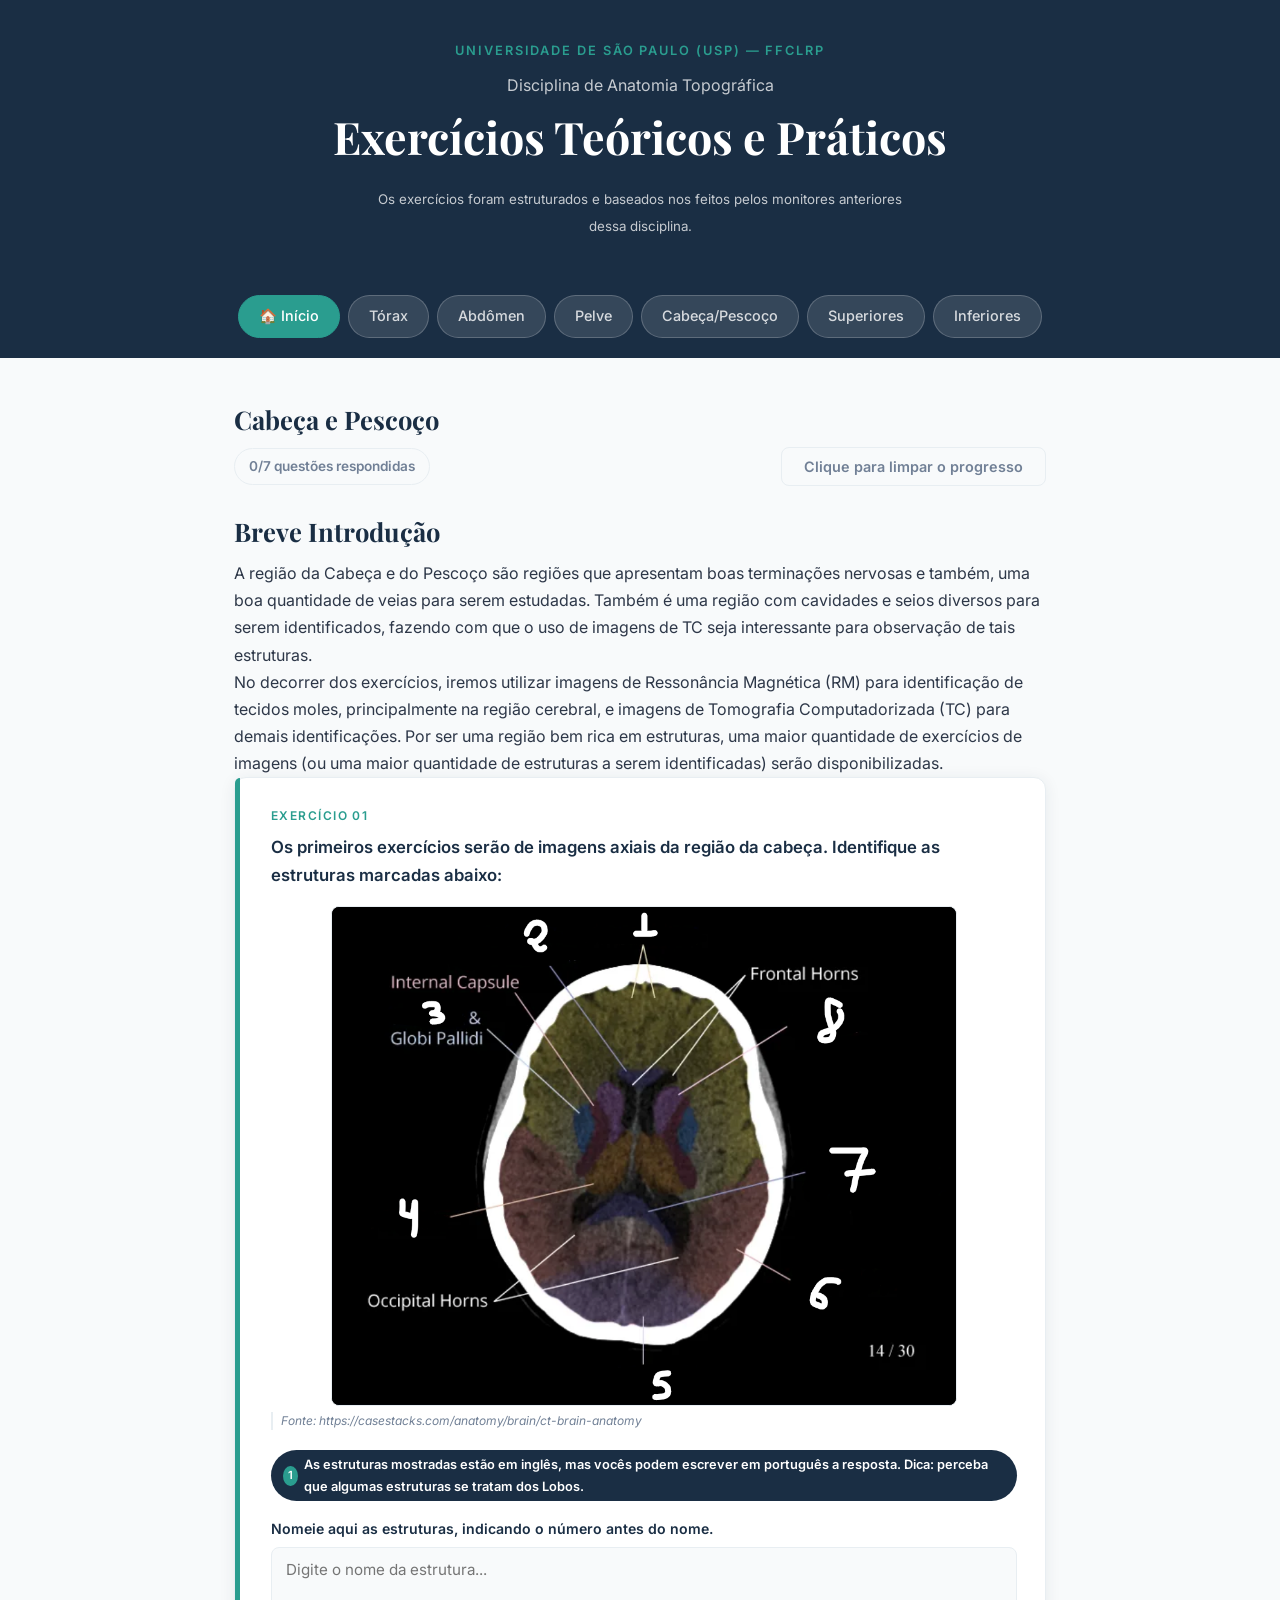
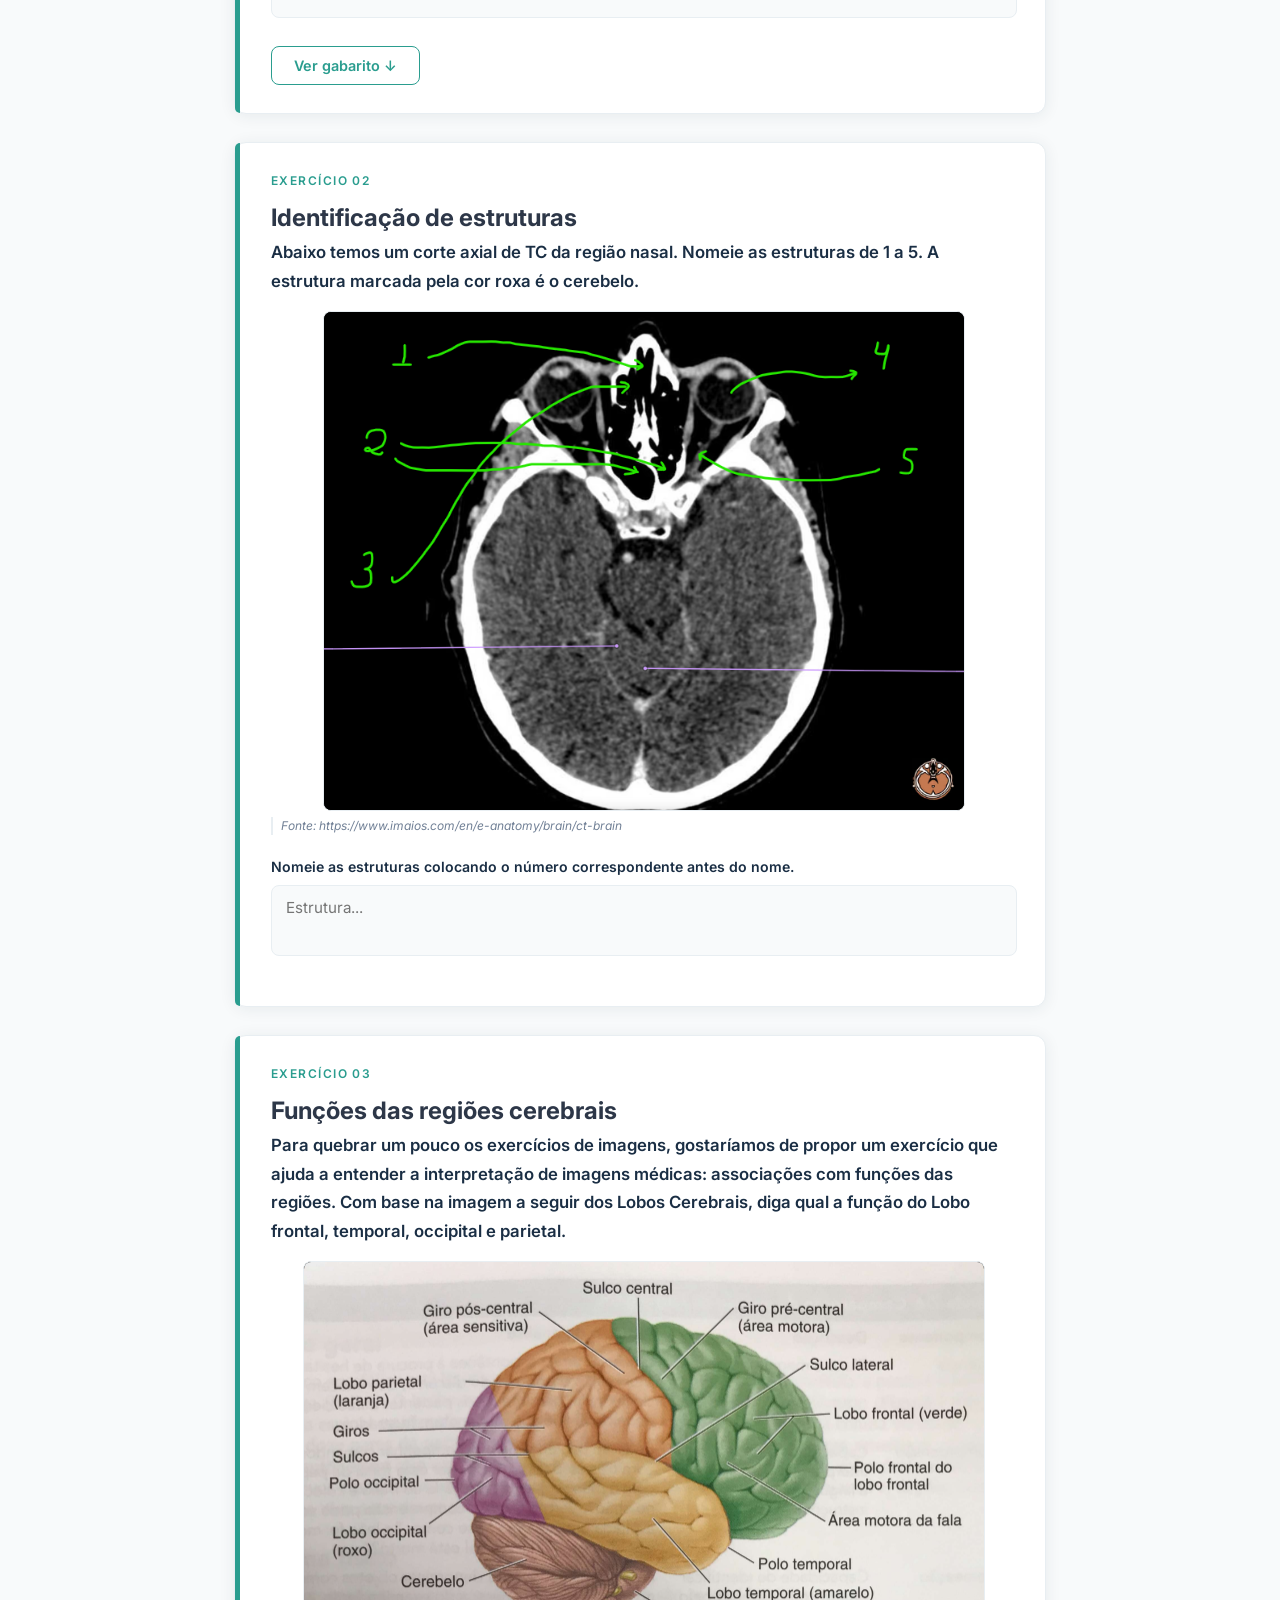
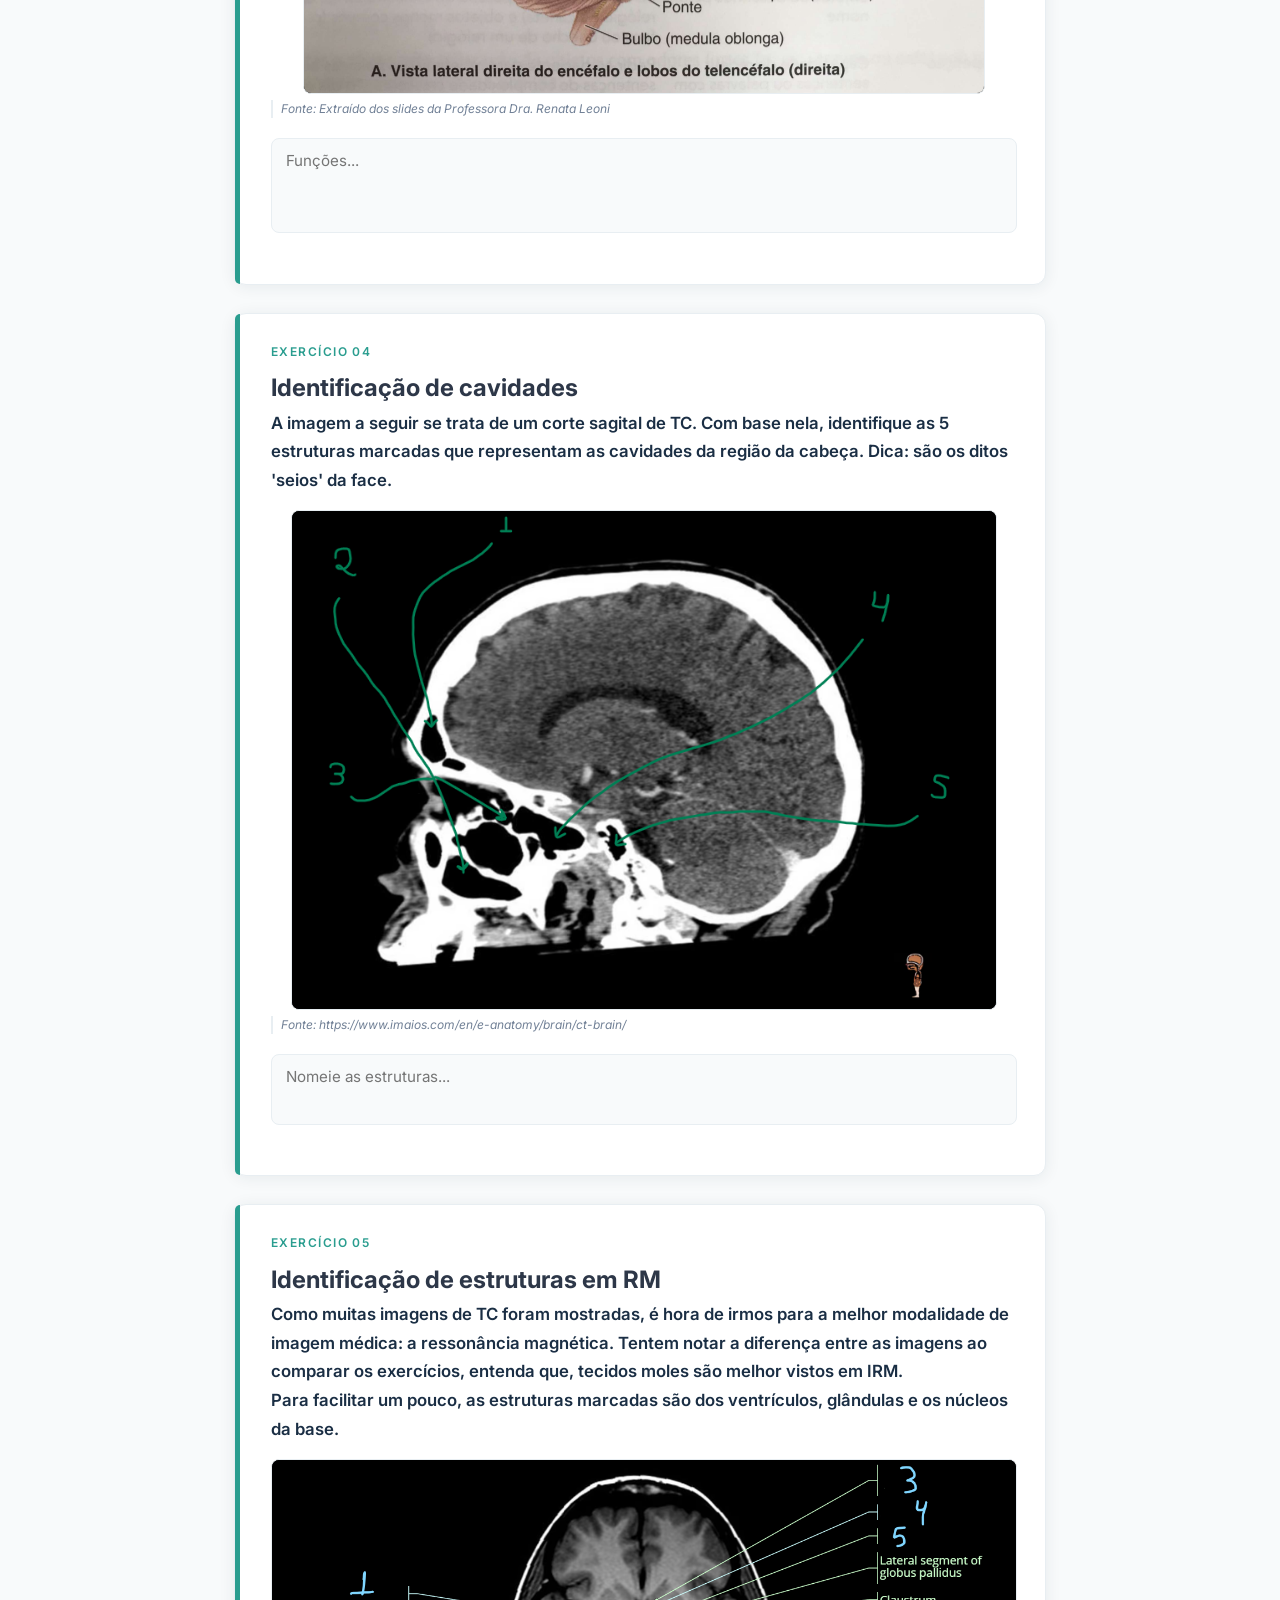
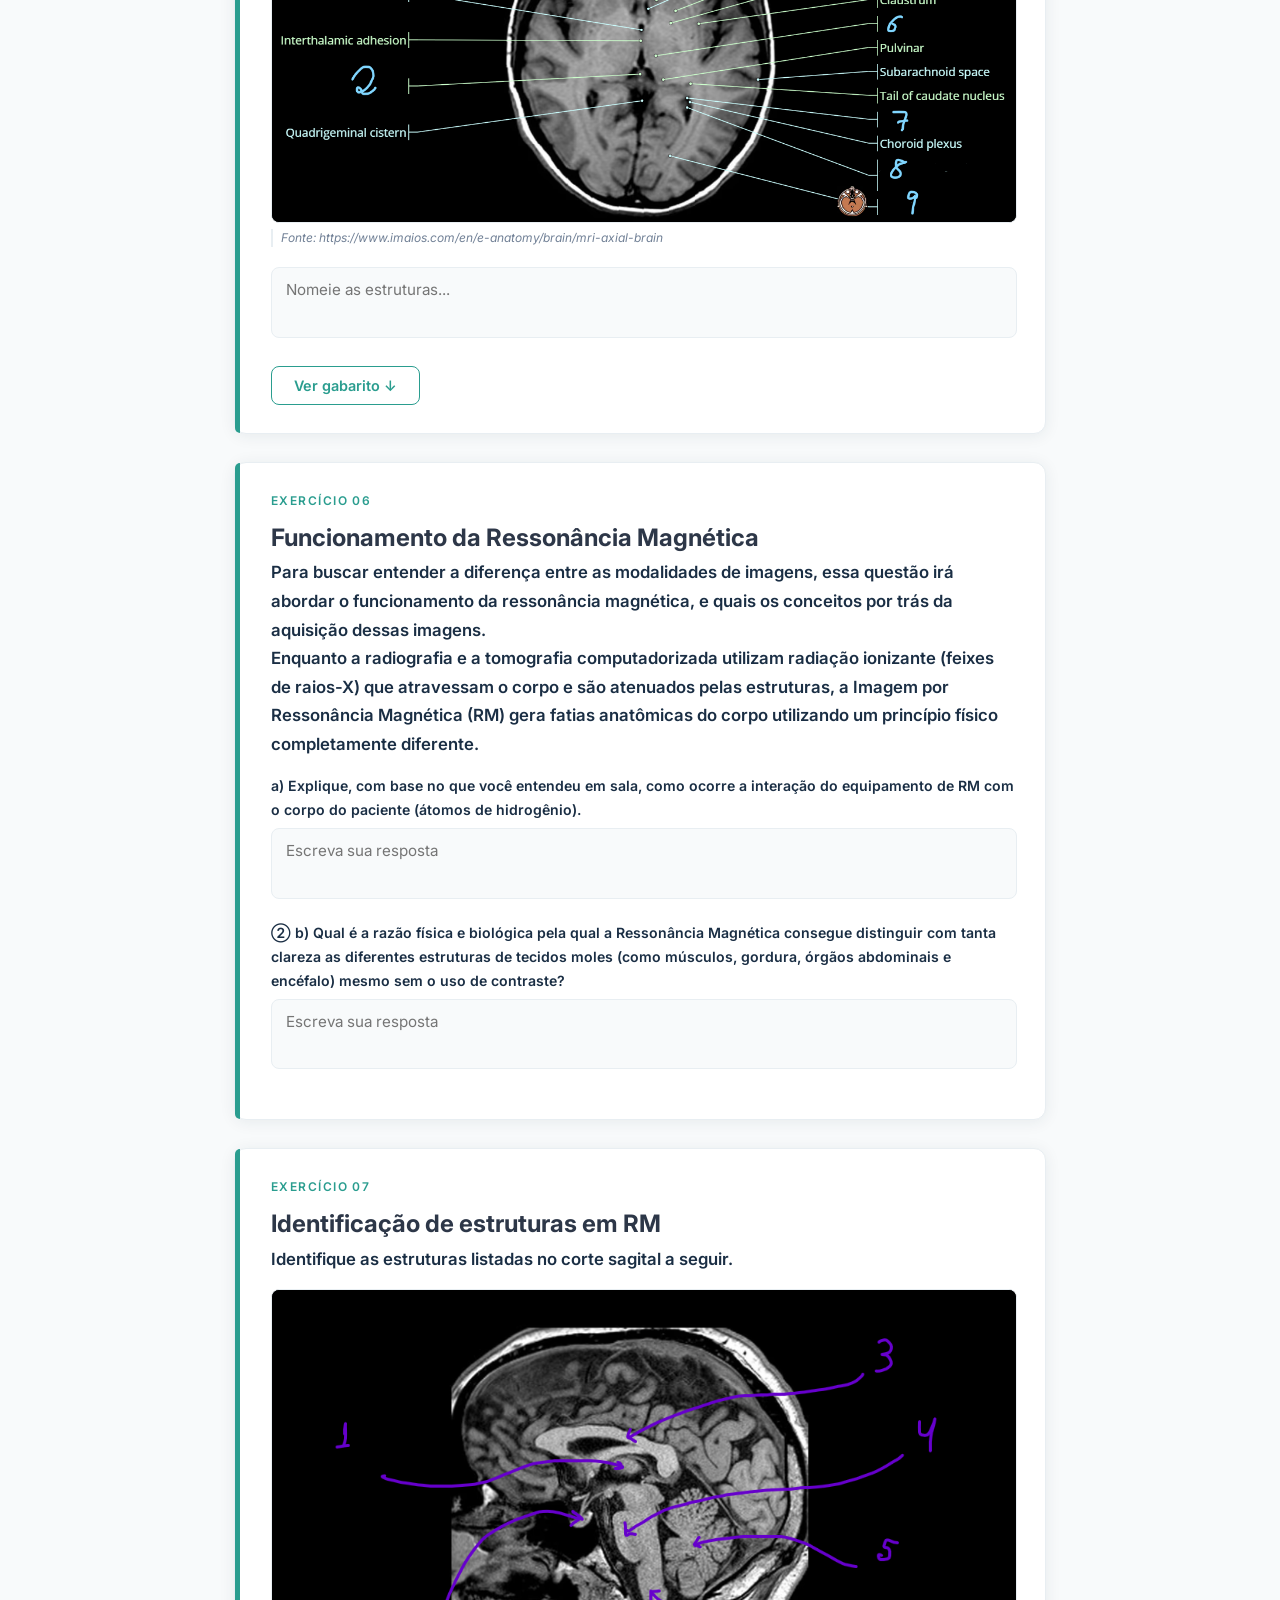
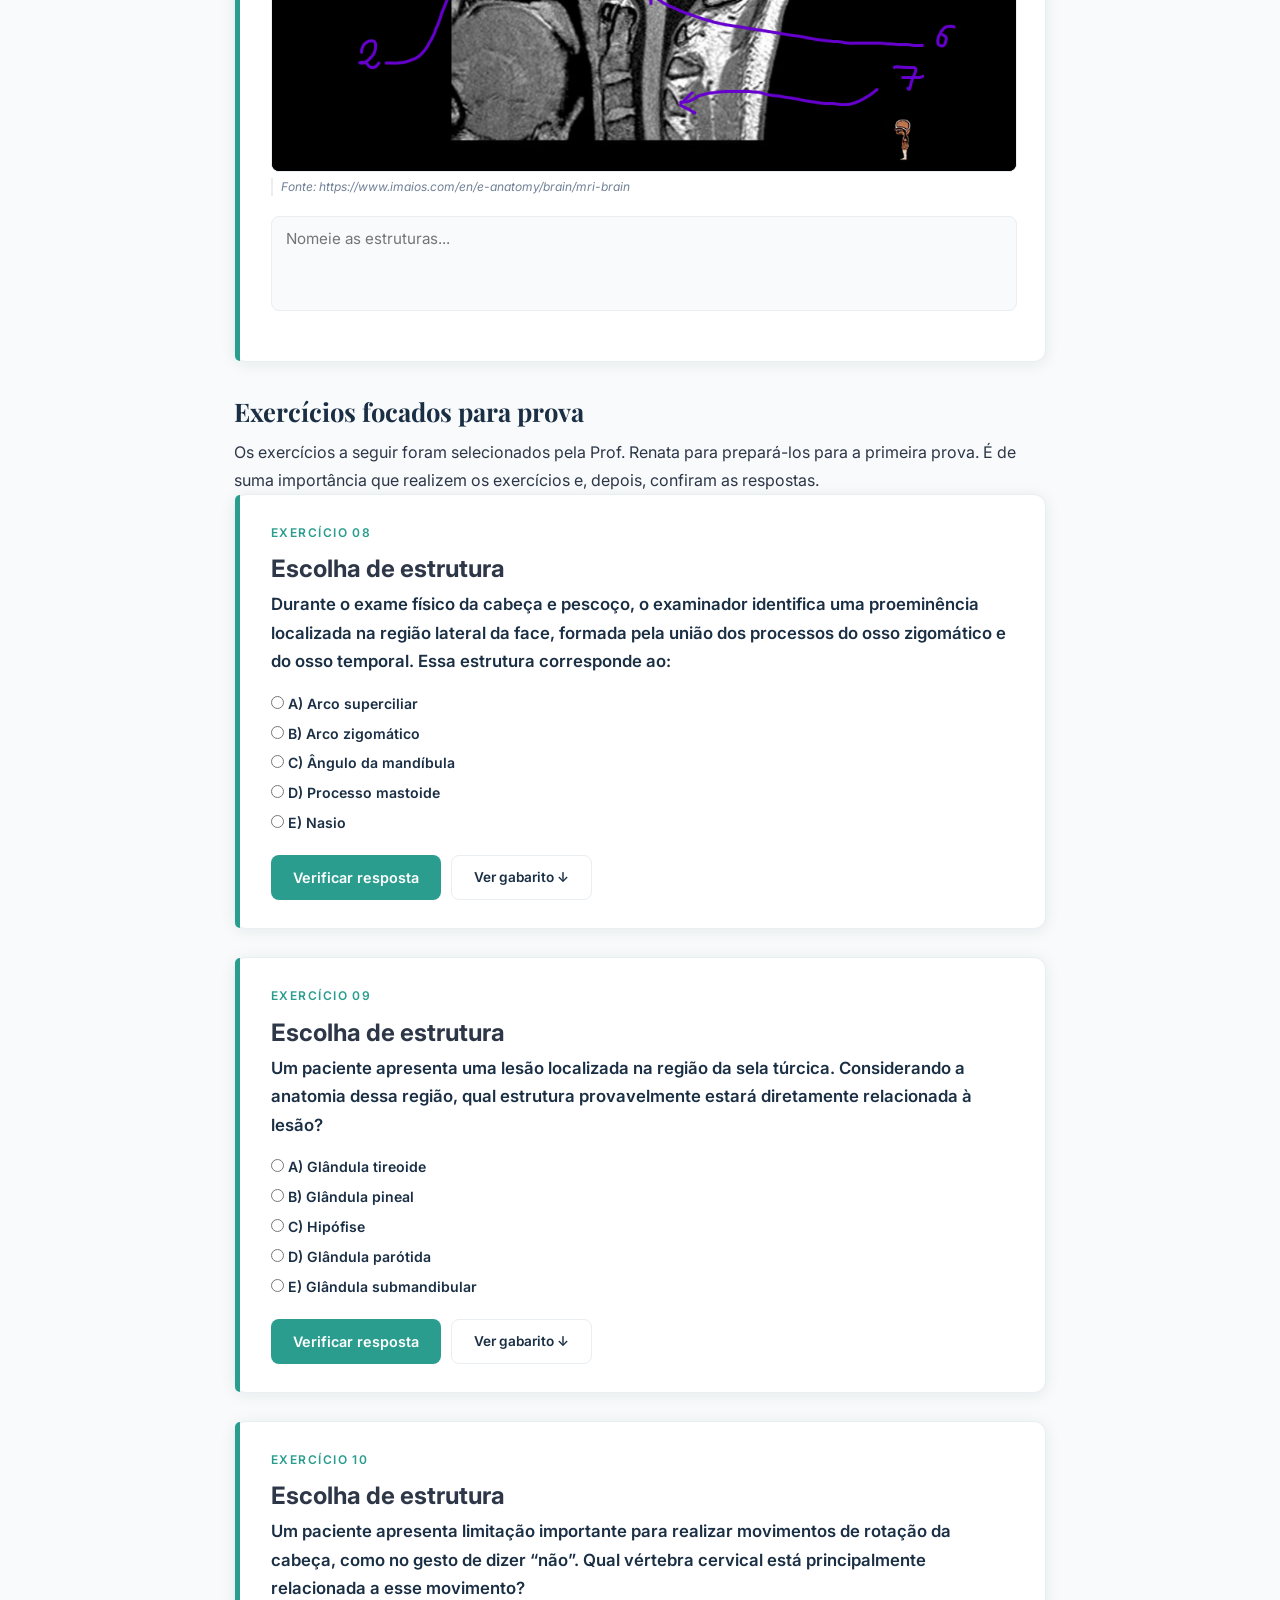
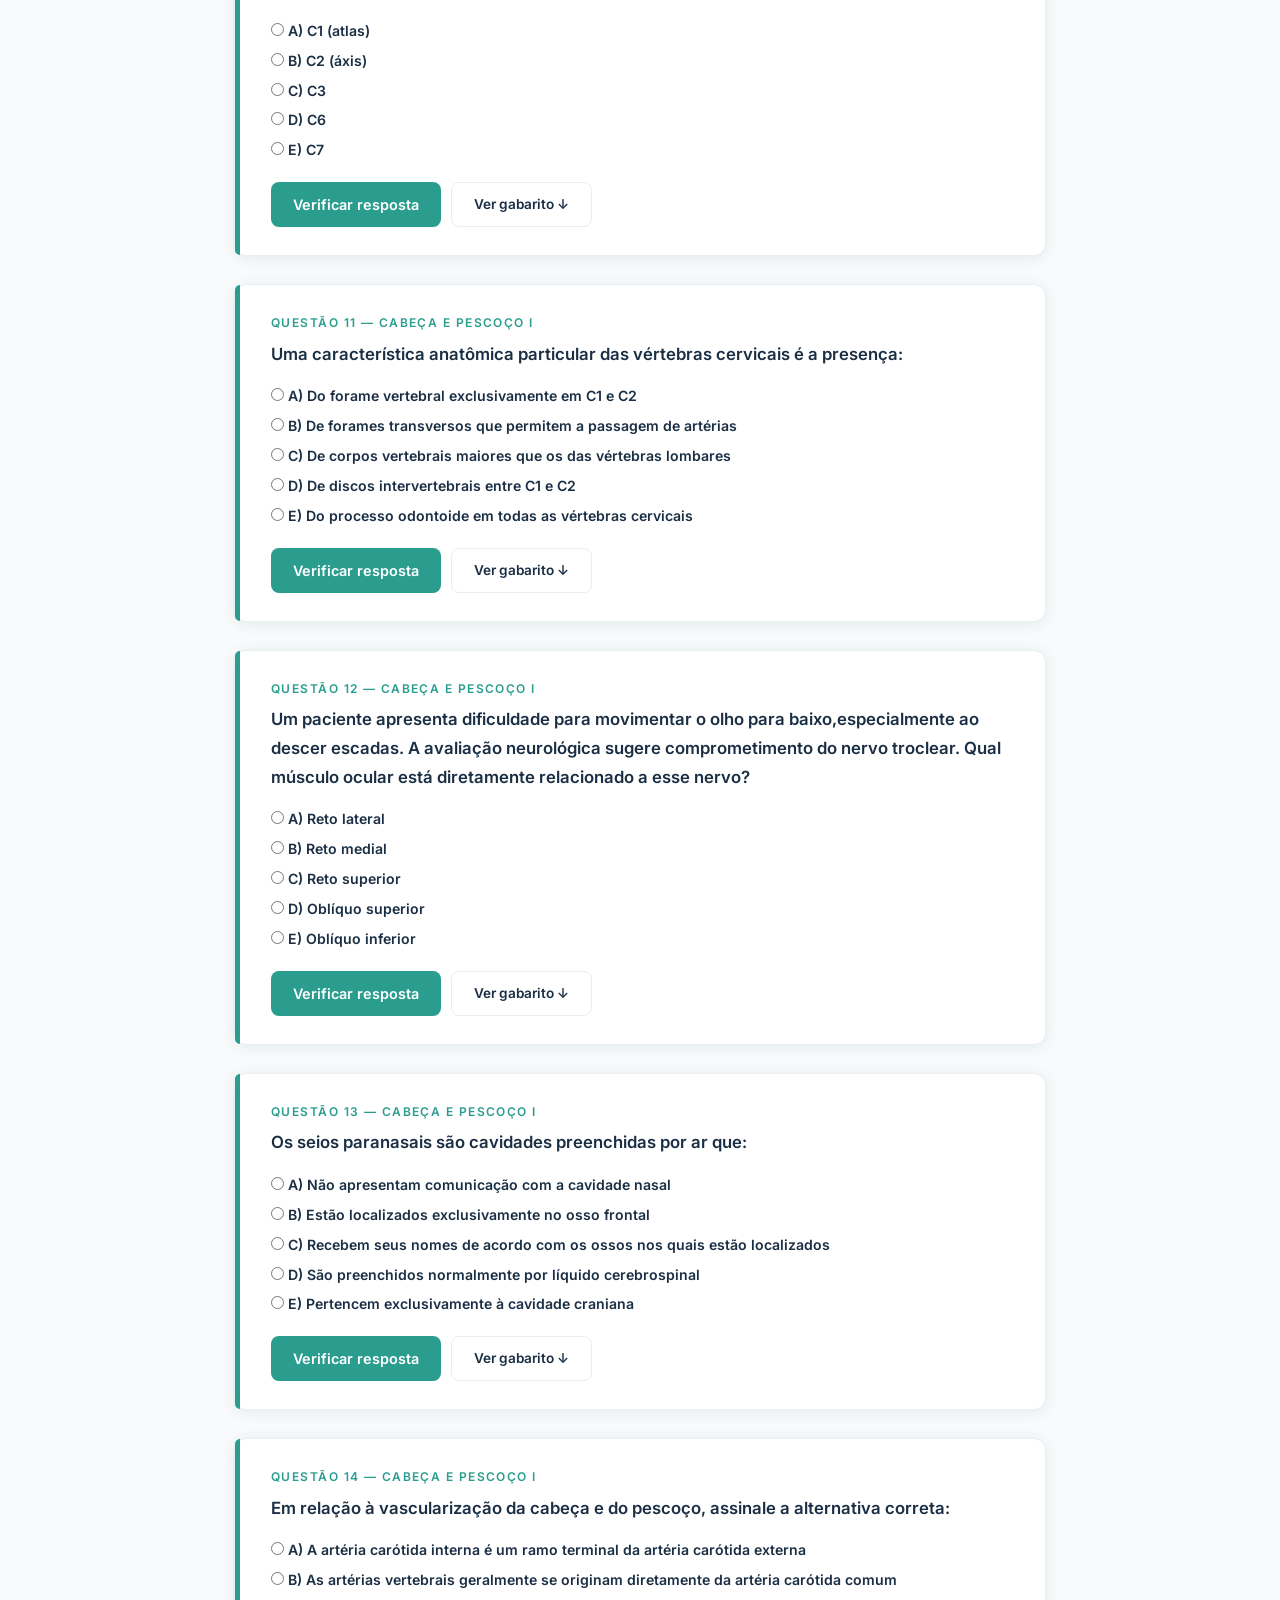
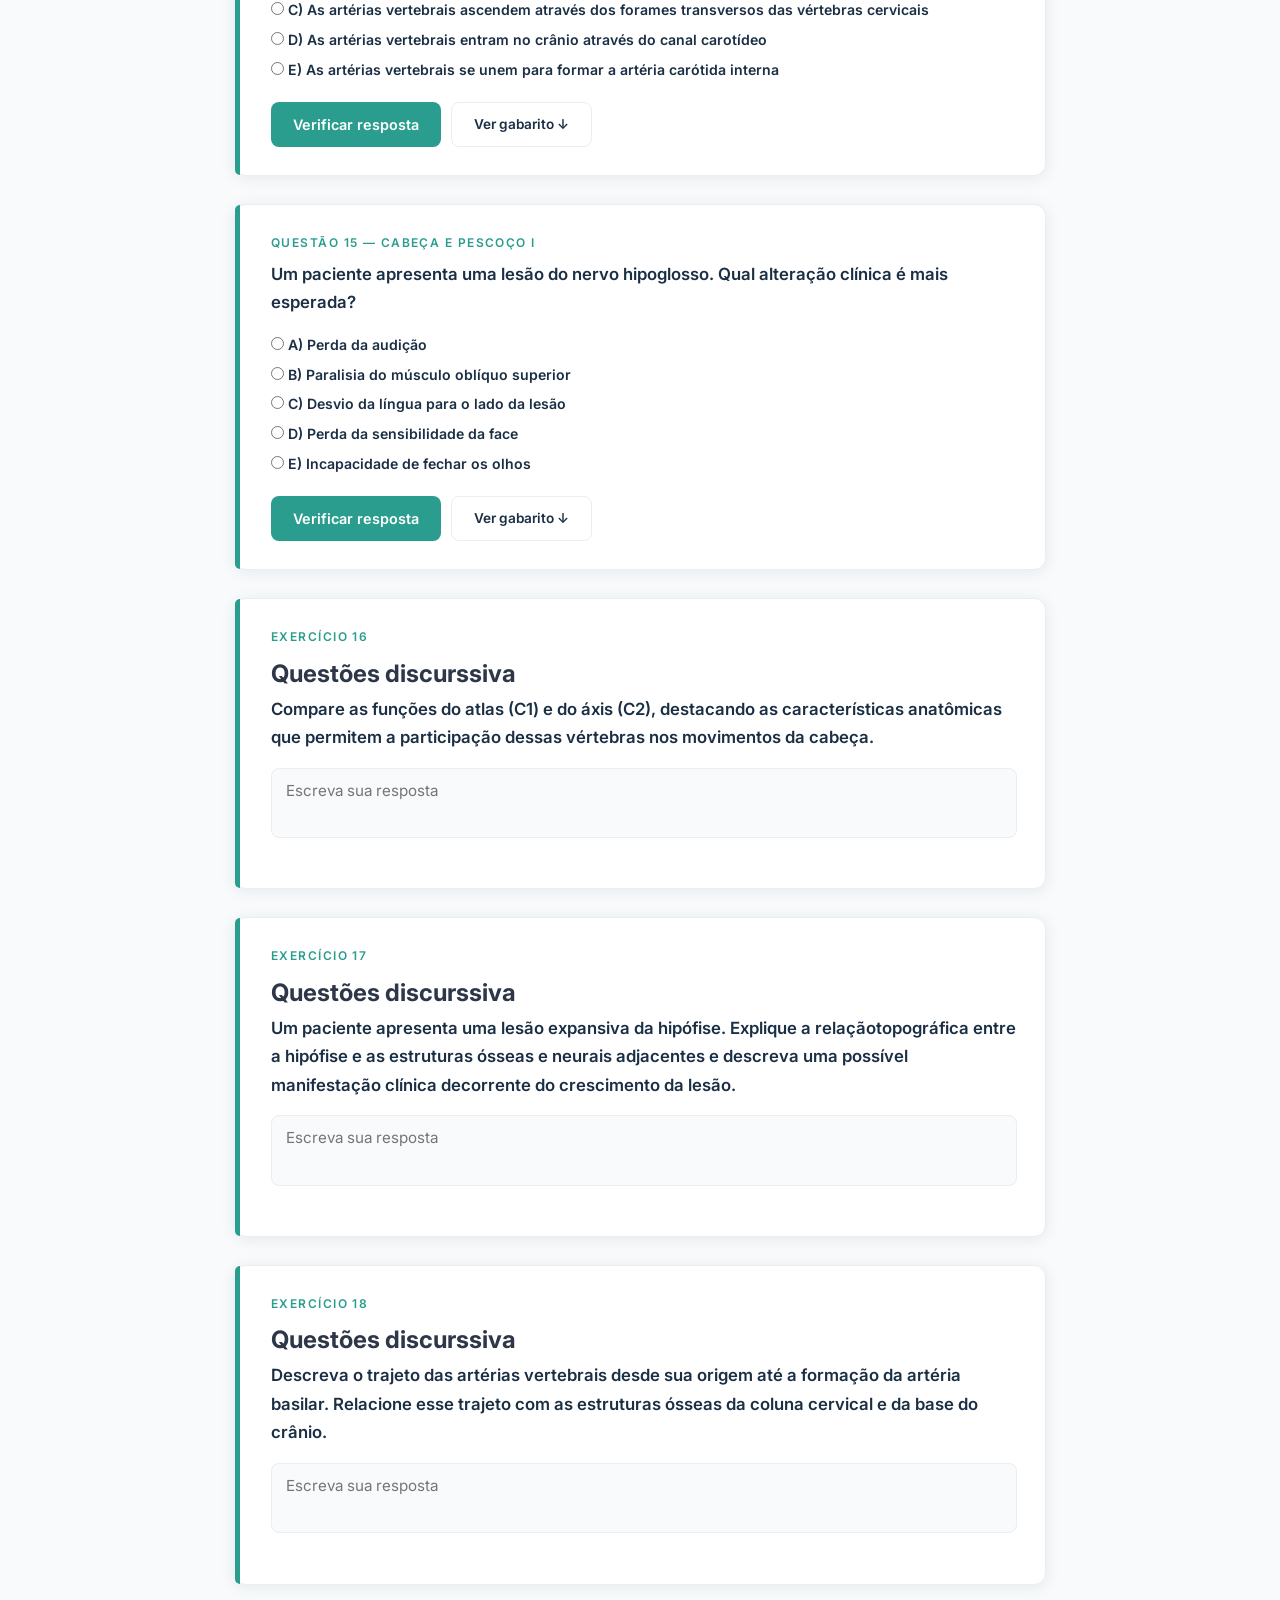
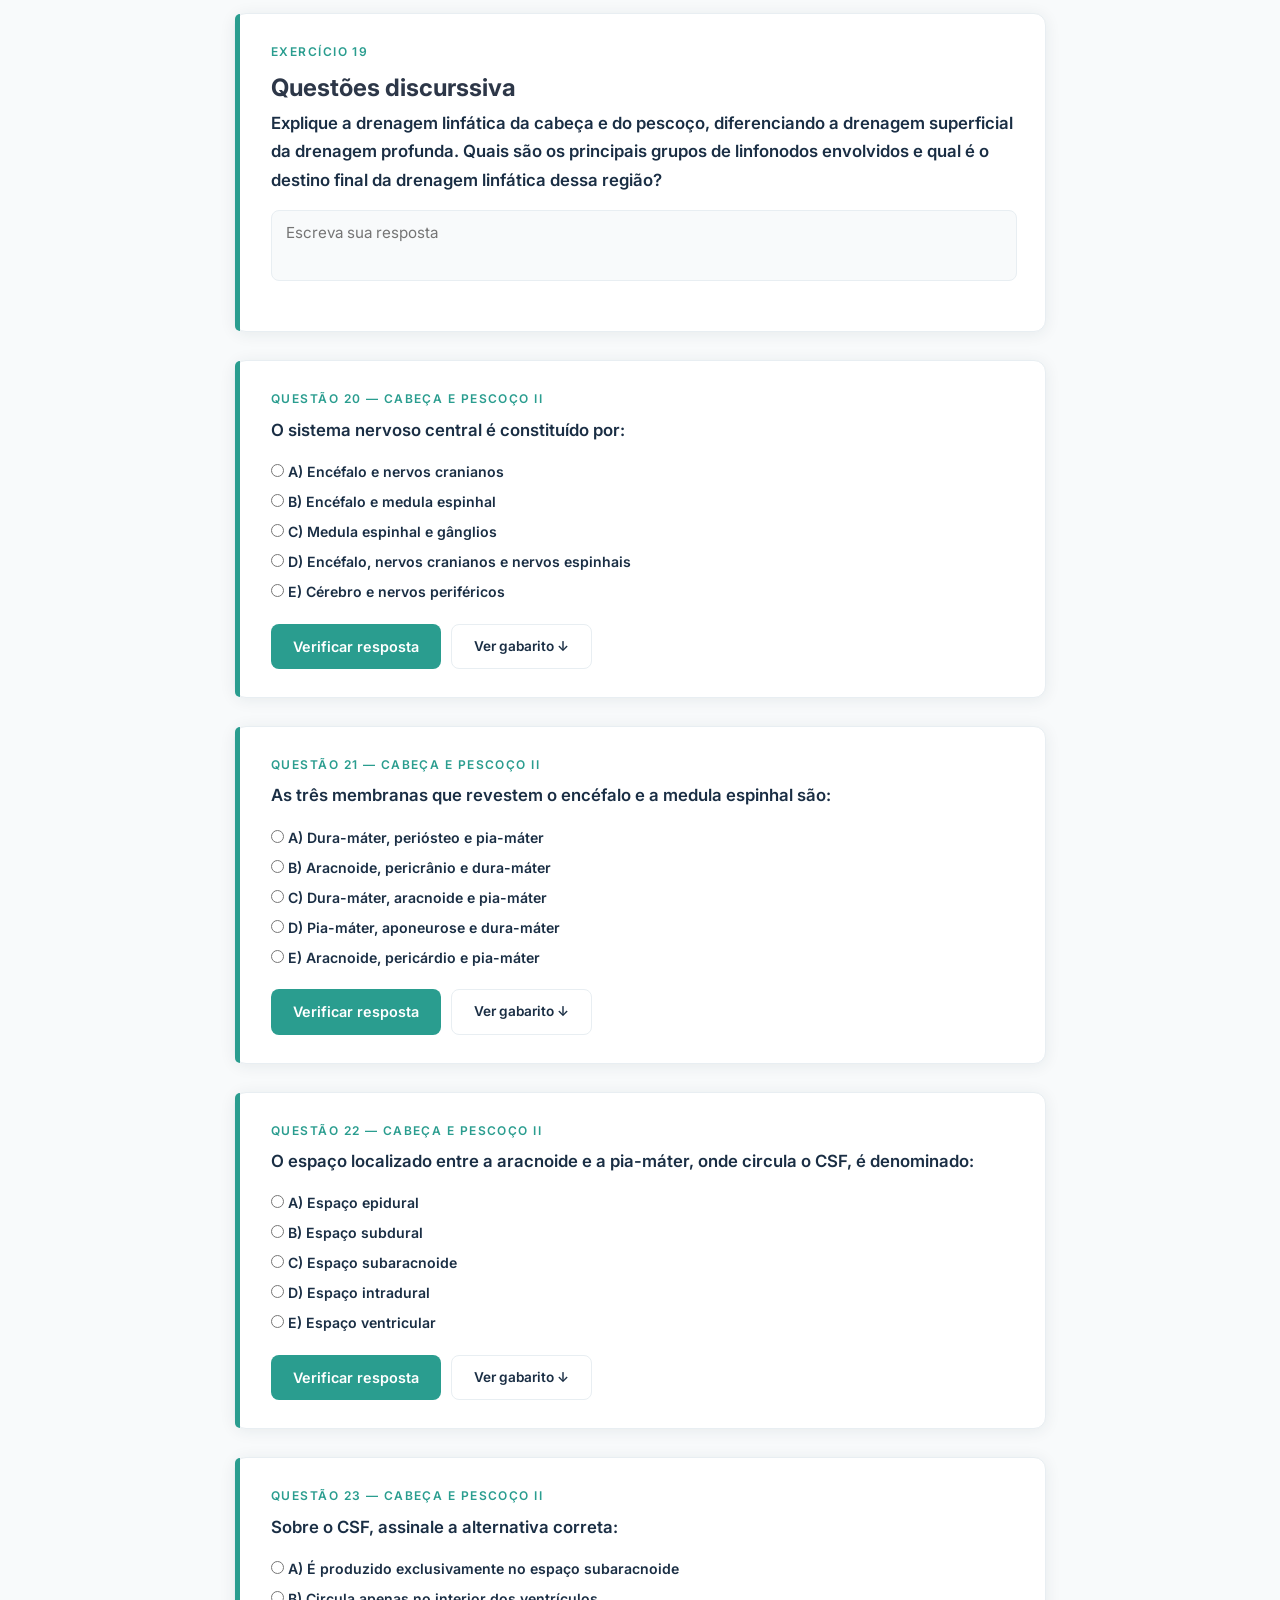
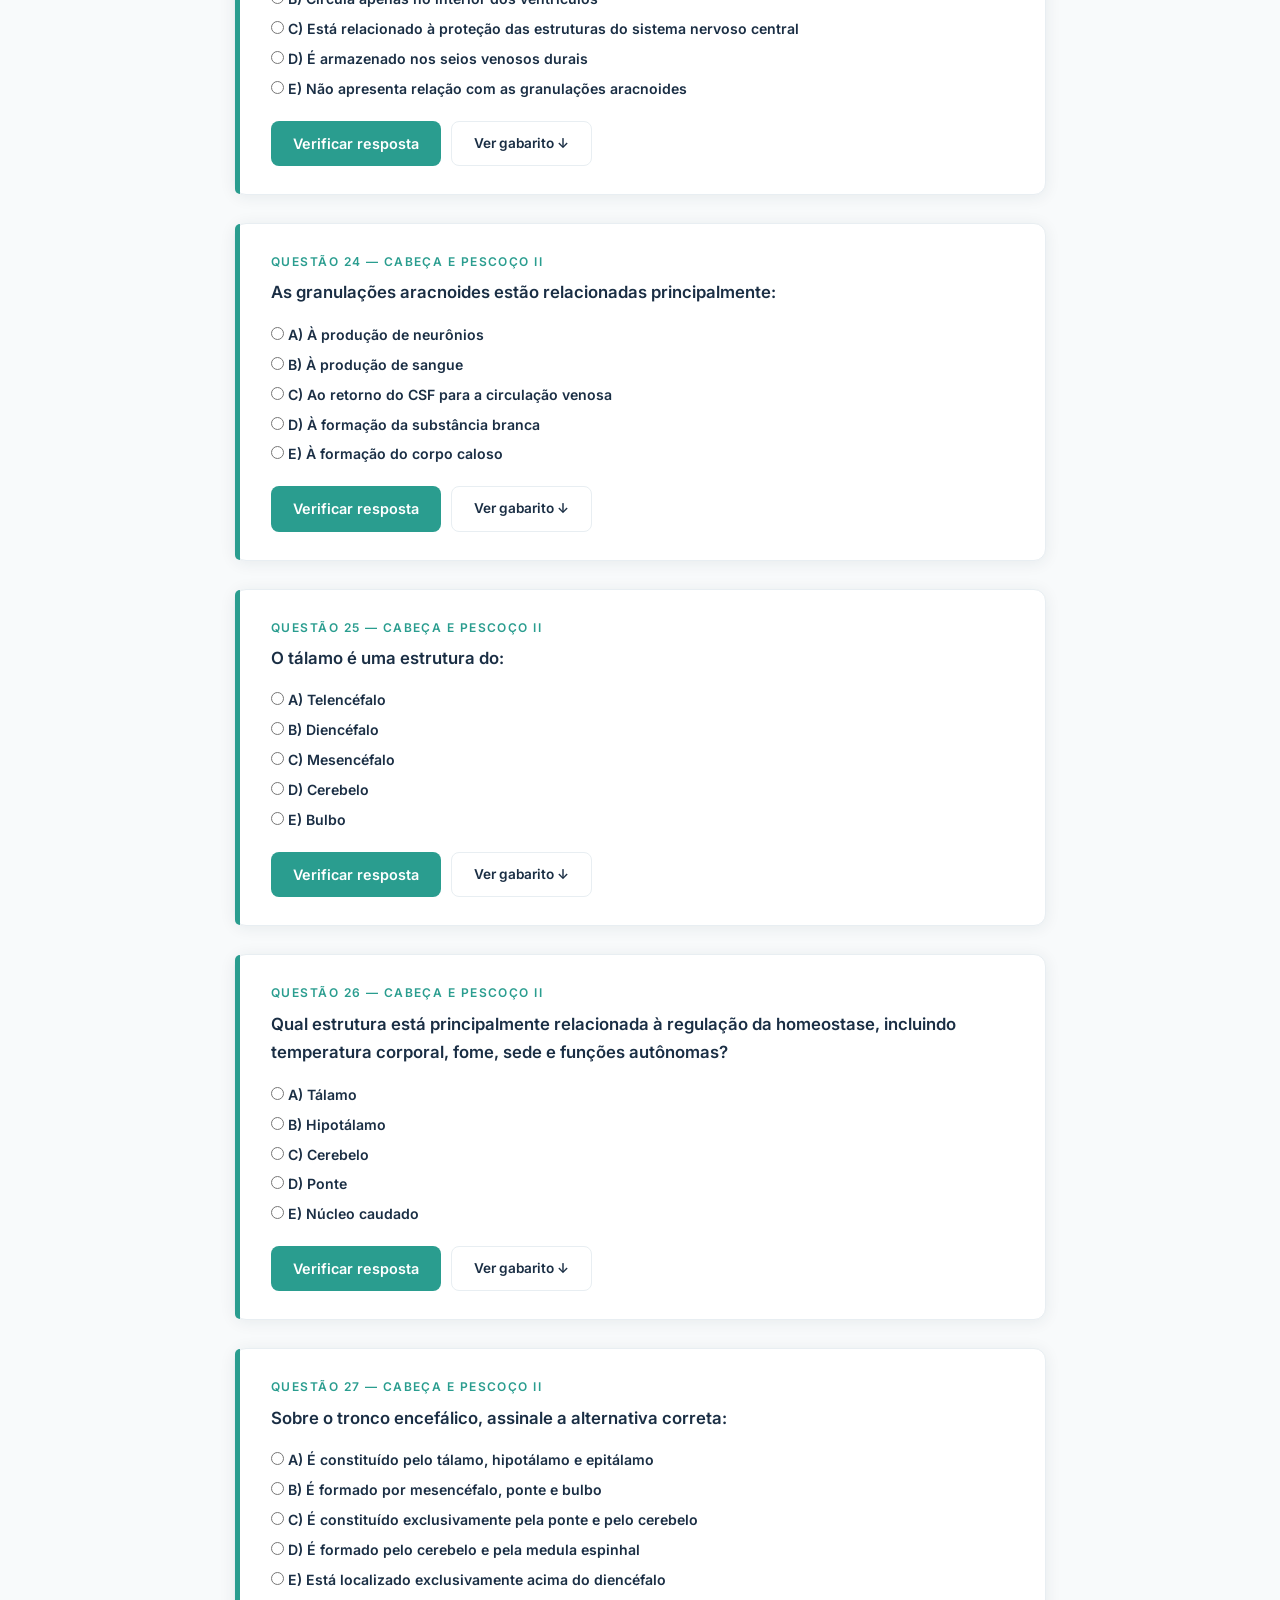
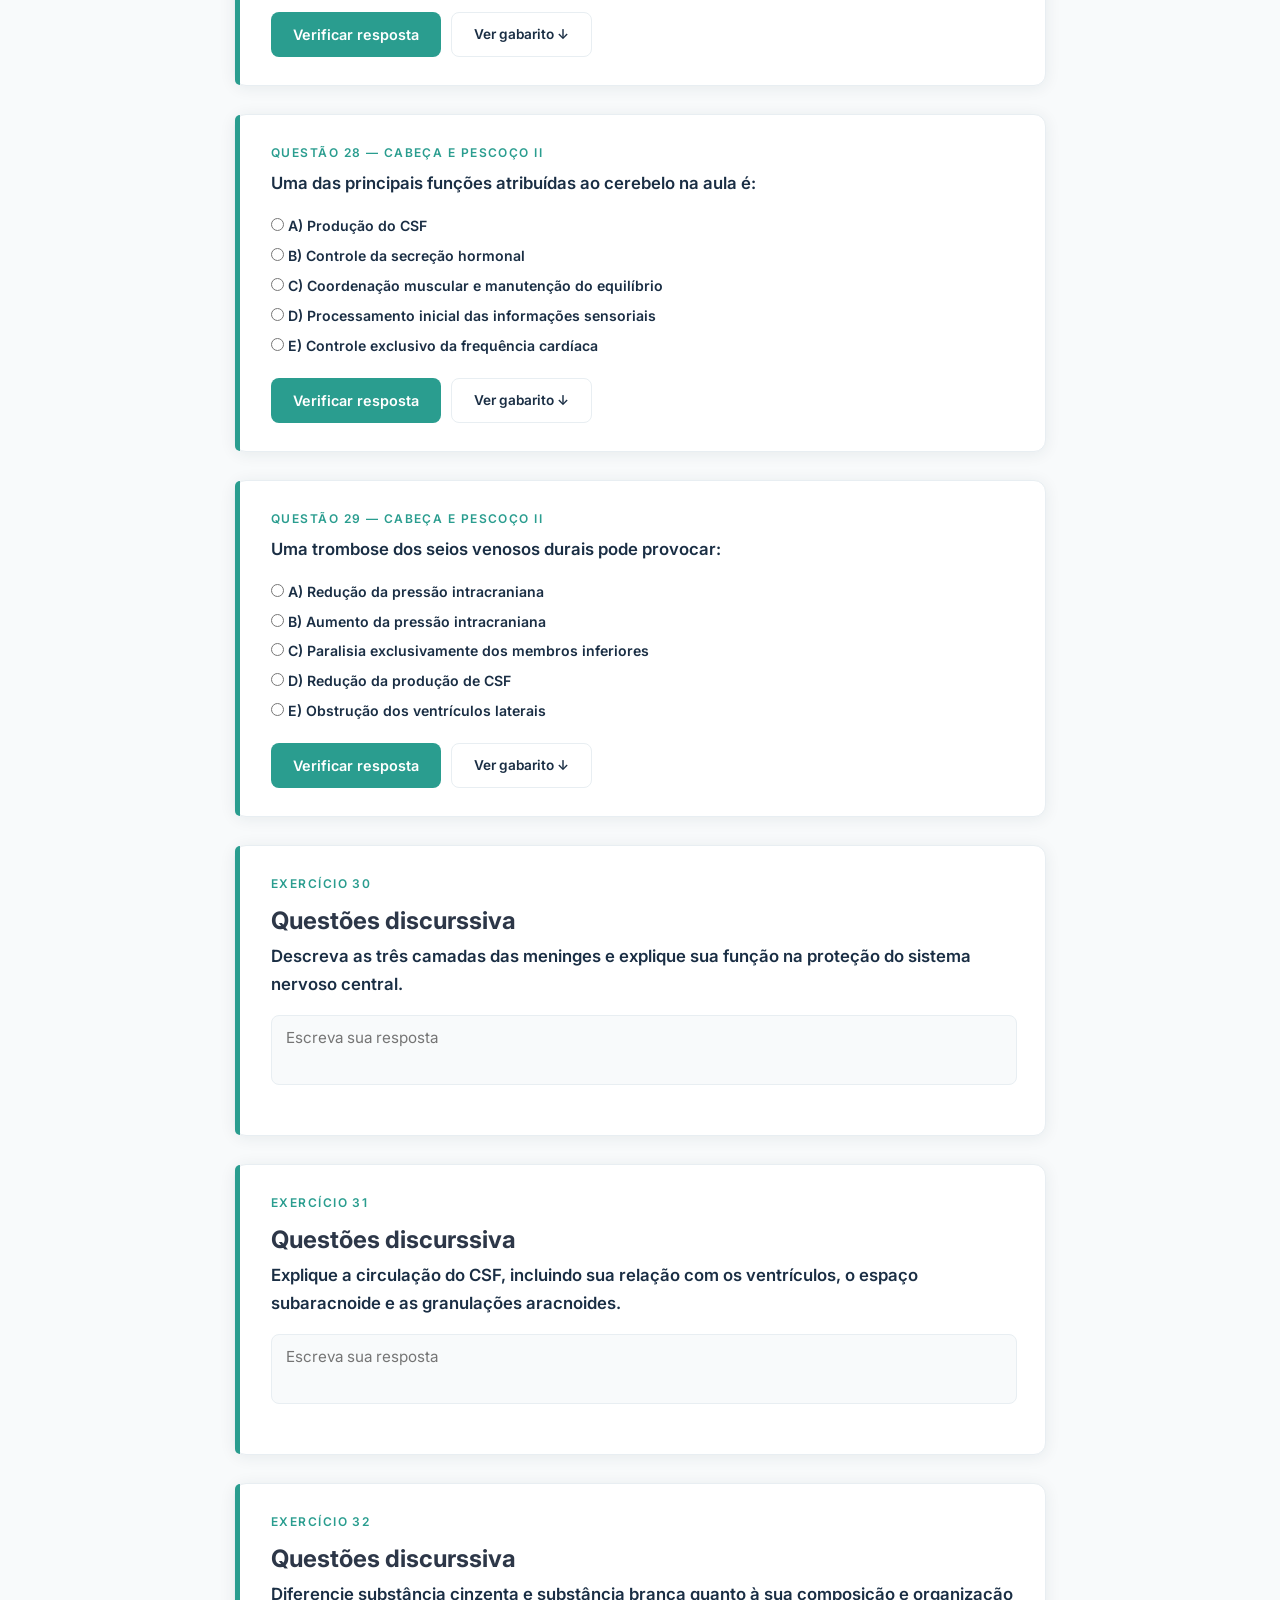
<file: superiores/cab_pes.html>
<!DOCTYPE html>
<html lang="pt-BR">
<head>
  <meta charset="UTF-8" />
  <meta name="viewport" content="width=device-width, initial-scale=1.0" />
  <link rel="shortcut icon" href="icone_anatomia.ico" type="image/x-icon">
  <title>Anatomia Topográfica — Exercícios</title>

  <!-- Fontes do Google Fonts (carregadas da internet) -->
  <link rel="preconnect" href="https://fonts.googleapis.com" />
  <link href="https://fonts.googleapis.com/css2?family=Inter:wght@400;500;600&family=Playfair+Display:wght@700&display=swap" rel="stylesheet" />
  <link rel="stylesheet" href="../estilo_site.css">
  
</head>


<body>
    <header>
    <div>
        <p class="disciplina">Universidade de São Paulo (USP) — FFCLRP </p>
    </div>
    <div>
        <p>Disciplina de Anatomia Topográfica</p>
    </div>
    <h1>Exercícios Teóricos e Práticos</h1>
    <p><small>Os exercícios foram estruturados e baseados nos feitos pelos monitores anteriores dessa disciplina.</small></p>
  </header>

  <!-- 
       NAVEGAÇÃO POR ABAS
       Cada botão mostra/esconde uma <section>
   -->
 <nav class="tabs-nav" role="tablist">
  <a class="ativa" href="../index.html">🏠 Início</a>
  <a href="../torax.html"> Tórax</a>
  <a href="../abdome/abdome.html"> Abdômen</a>
  <a href="../pelve/pelve.html"> Pelve</a>
  <a href="../superiores/cab_pes.html">Cabeça/Pescoço</a>
  <a href="../superiores/sup.html">Superiores</a>
  <a href="../inferiores/inf.html">Inferiores</a>
 </nav>
    
    <main>
        </section>
        <!-- 
            SEÇÃO: TÓRAX
        -->
        <section id="torax" class="secao ativa">
        <h2 class="secao-titulo">Cabeça e Pescoço</h2>
        <div style="display: flex; align-items: center; justify-content: space-between; margin-bottom: 24px;"> <span id="indicador-progresso" class="progresso vazio"> 0/7 questões respondidas</span> <button class="btn btn-limpar" onclick="limparProgresso()">Clique para limpar o progresso</button></div>
        <h3 class="secao-titulo">Breve Introdução</h3>
        <p>A região da Cabeça e do Pescoço são regiões que apresentam boas terminações nervosas e também, uma boa quantidade de veias para serem estudadas. Também é uma região com cavidades e seios diversos para serem identificados, fazendo com que o uso de imagens de TC seja interessante para observação de tais estruturas. <br> No decorrer dos exercícios, iremos utilizar imagens de Ressonância Magnética (RM) para identificação de tecidos moles, principalmente na região cerebral, e imagens de Tomografia Computadorizada (TC) para demais identificações. Por ser uma região bem rica em estruturas, uma maior quantidade de exercícios de imagens (ou uma maior quantidade de estruturas a serem identificadas) serão disponibilizadas.</p>

        

        <!-- EXERCÍCIO 1 -->
        <article class="exercicio">
            <p class="exercicio-numero">Exercício 01</p>
            <h3>Os primeiros exercícios serão de imagens axiais da região da cabeça. Identifique as estruturas marcadas abaixo:</h3>

            <!--
            COMO USAR IMAGENS:
            Substitua o bloco .placeholder-imagem abaixo por uma tag <img>:
            <img src="imagens/torax_01.jpg" alt="Radiografia de tórax PA" class="exercicio-imagem" />
            O arquivo deve estar na pasta "imagens/" ao lado do index.html
            -->
            <figure class="exercicio-figura">
                <img src="img_cabeca/img_cabeca(1).png" alt="imagem 1 cabeça">
                <figcaption>Fonte: https://casestacks.com/anatomy/brain/ct-brain-anatomy</figcaption>
            </figure>

            <!-- Badges indicando quantas estruturas identificar -->
            <div class="legenda-marcadores">
            <span class="marcador-badge"><span class="numero">1</span> As estruturas mostradas estão em inglês, mas vocês podem escrever em português a resposta. Dica: perceba que algumas estruturas se tratam dos Lobos.</span>
            </div>

            <!-- Campos de resposta -->
            <div class="campo-grupo">
            <label for="ex1-r1">Nomeie aqui as estruturas, indicando o número antes do nome.</label>

            <!-- Area de resposta aumenta conforme a resposta, diferente do input -->

            <textarea id="ex1-r1" placeholder="Digite o nome da estrutura..." rows="2"></textarea>
            </div>

              <!-- Botão que abre o gabarito inline -->
            <div class="botoes">
                <button class="btn btn-secundario"
                onclick="toggleGabaritoInline('gabarito-inline-ex1', this)">
                Ver gabarito ↓
                </button>
            </div>

            <!-- Gabarito inline — começa escondido -->
            <div id="gabarito-inline-ex1" class="gabarito-inline">
                <p class="gabarito-inline-titulo">Gabarito</p>
                <table class="gabarito-tabela">
                <thead>
                    <tr>
                    <th class="col-num">#</th>
                    <th>Estrutura</th>
                    </tr>
                </thead>
                <tbody>
                    <tr>
                    <td class="col-num">1</td>
                    <td><span class="nome-estrutura">Lobo frontal</span></td>
                    </tr>
                    <tr>
                    <td class="col-num">2</td>
                    <td><span class="nome-estrutura">Gene do Corpo Caloso</span></td>
                    </tr>
                    <tr>
                    <td class="col-num">3</td>
                    <td><span class="nome-estrutura">Putamen</span></td>
                    </tr>
                    <tr>
                    <td class="col-num">4</td>
                    <td><span class="nome-estrutura">Tálamo</span></td>
                    </tr>
                    <tr>
                    <td class="col-num">5</td>
                    <td><span class="nome-estrutura">Lobo Occipital</span></td>
                    </tr>
                    <tr>
                    <td class="col-num">6</td>
                    <td><span class="nome-estrutura">Lobo Parietal</span></td>
                    </tr>
                    <tr>
                    <td class="col-num">7</td>
                    <td><span class="nome-estrutura">Splenio do corpo caloso </span></td>
                    </tr>
                    <tr>
                    <td class="col-num">8</td>
                    <td><span class="nome-estrutura">Caudado</span></td>
                    </tr>
                    <tr>
                    <td class="col-num">9</td>
                    <td><span class="nome-estrutura">--</span></td>
                    </tr>
                    <tr>
                    <td class="col-num">10</td>
                    <td><span class="nome-estrutura">--</span></td>
                    </tr>
                    <tr>
                    <td class="col-num">11</td>
                    <td><span class="nome-estrutura">--</span></td>
                    </tr>
                </tbody>
                </table>
            </div>


           
        </article>

        <!-- EXERCÍCIO 2 -->
        <article class="exercicio">
            <p class="exercicio-numero">Exercício 02</p>
            <h2>Identificação de estruturas</h2>
            <h3>Abaixo temos um corte axial de TC da região nasal. Nomeie as estruturas de 1 a 5. A estrutura marcada pela cor roxa é o cerebelo.</h3>

            <figure class="exercicio-figura">
                <img src="img_cabeca/img_cabeca(2).png" alt="imagem 2 cabeça">
                <figcaption>Fonte: https://www.imaios.com/en/e-anatomy/brain/ct-brain</figcaption>
            </figure>            

            <div class="campo-grupo">
            <label for="ex2-r1">Nomeie as estruturas colocando o número correspondente antes do nome.</label>
            
            <textarea id="ex2-r1" placeholder="Estrutura..." rows="2"></textarea>
            </div>

        </article>

        <article class="exercicio">
            <p class="exercicio-numero">Exercício 03</p>
            <h2>Funções das regiões cerebrais</h2>
            <h3>Para quebrar um pouco os exercícios de imagens, gostaríamos de propor um exercício que ajuda a entender a interpretação de imagens médicas: associações com funções das regiões. Com base na imagem a seguir dos Lobos Cerebrais, diga qual a função do Lobo frontal, temporal, occipital e parietal.</h3>

            <figure class="exercicio-figura">
                <img src="img_cabeca/imagens_lobos.png" alt="lobos cerebrais">
                <figcaption>Fonte: Extraído dos slides da Professora Dra. Renata Leoni</figcaption>
            </figure>

            <div class="campo-grupo">
            <textarea id="ex3-r1" placeholder="Funções..." rows="3"></textarea>
            </div>
        </article>

        <article class="exercicio">
            <p class="exercicio-numero">Exercício 04</p>
            <h2>Identificação de cavidades</h2>
            <h3>A imagem a seguir se trata de um corte sagital de TC. Com base nela, identifique as 5 estruturas marcadas que representam as cavidades da região da cabeça. Dica: são os ditos 'seios' da face.</h3>

            <figure class="exercicio-figura">
                <img src="img_cabeca/imagens_cavidades(seios).png" alt="cavidades">
                <figcaption>Fonte: https://www.imaios.com/en/e-anatomy/brain/ct-brain/</figcaption>
            </figure>

            <div class="campo-grupo">
            <textarea id="ex4-r1" placeholder="Nomeie as estruturas..." rows="2"></textarea>
            </div>
        </article>

        <article class="exercicio">
            <p class="exercicio-numero">Exercício 05</p>
            <h2>Identificação de estruturas em RM</h2>
            <h3>Como muitas imagens de TC foram mostradas, é hora de irmos para a melhor modalidade de imagem médica: a ressonância magnética. Tentem notar a diferença entre as imagens ao comparar os exercícios, entenda que, tecidos moles são melhor vistos em IRM. <br> Para facilitar um pouco, as estruturas marcadas são dos ventrículos, glândulas e os núcleos da base.</h3>

            <figure class="exercicio-figura">
                <img src="img_cabeca/imagem_RM(1).png" alt="RM 1">
                <figcaption>Fonte: https://www.imaios.com/en/e-anatomy/brain/mri-axial-brain</figcaption>
            </figure>

            <div class="campo-grupo">
            <textarea id="ex5-r1" placeholder="Nomeie as estruturas..." rows="2"></textarea>
            </div>

              <!-- Botão que abre o gabarito inline -->
            <div class="botoes">
                <button class="btn btn-secundario"
                onclick="toggleGabaritoInline('gabarito-inline-ex5', this)">
                Ver gabarito ↓
                </button>
            </div>

            <!-- Gabarito inline — começa escondido -->
            <div id="gabarito-inline-ex5" class="gabarito-inline">
                <p class="gabarito-inline-titulo">Gabarito</p>
                <table class="gabarito-tabela">
                <thead>
                    <tr>
                    <th class="col-num">#</th>
                    <th>Estrutura</th>
                    </tr>
                </thead>
                <tbody>
                    <tr>
                    <td class="col-num">1</td>
                    <td><span class="nome-estrutura">Terceiro Ventrículo</span></td>
                    </tr>
                    <tr>
                    <td class="col-num">2</td>
                    <td><span class="nome-estrutura">Glândula Pineal</span></td>
                    </tr>
                    <tr>
                    <td class="col-num">3</td>
                    <td><span class="nome-estrutura">Cabeça do núcleo caudado</span></td>
                    </tr>
                    <tr>
                    <td class="col-num">4</td>
                    <td><span class="nome-estrutura">Frontal Horn</span></td>
                    </tr>
                    <tr>
                    <td class="col-num">5</td>
                    <td><span class="nome-estrutura">Putamen</span></td>
                    </tr>
                    <tr>
                    <td class="col-num">6</td>
                    <td><span class="nome-estrutura">Tálamo</span></td>
                    </tr>
                    <tr>
                    <td class="col-num">7</td>
                    <td><span class="nome-estrutura">Temporal Horn</span></td>
                    </tr>
                    <tr>
                    <td class="col-num">8</td>
                    <td><span class="nome-estrutura">Átrio do ventrículo lateral</span></td>
                    </tr>
                    <tr>
                    <td class="col-num">9</td>
                    <td><span class="nome-estrutura">Occipital Horn</span></td>
                    </tr>
                    <tr>
                    <td class="col-num">10</td>
                    <td><span class="nome-estrutura">--</span></td>
                    </tr>
                    <tr>
                    <td class="col-num">11</td>
                    <td><span class="nome-estrutura">--</span></td>
                    </tr>
                </tbody>
                </table>
            </div>

        </article>

        <article class="exercicio">
            <p class="exercicio-numero">Exercício 06</p>
            <h2>Funcionamento da Ressonância Magnética</h2>
            <h3>Para buscar entender a diferença entre as modalidades de imagens, essa questão irá abordar o funcionamento da ressonância magnética, e quais os conceitos por trás da aquisição dessas imagens. <br> Enquanto a radiografia e a tomografia computadorizada utilizam radiação ionizante (feixes de raios-X) que atravessam o corpo e são atenuados pelas estruturas, a Imagem por Ressonância Magnética (RM) gera fatias anatômicas do corpo utilizando um princípio físico completamente diferente.</h3>

            <div class="campo-grupo">
            <label for="ex6-r1">a) Explique, com base no que você entendeu em sala, como ocorre a interação do equipamento de RM com o corpo do paciente (átomos de hidrogênio).</label>

            <textarea id="ex2-r1" placeholder="Escreva sua resposta" rows="2"></textarea>
            </div>

            <div class="campo-grupo">
            <label for="ex6-r2">② b) Qual é a razão física e biológica pela qual a Ressonância Magnética consegue distinguir com tanta clareza as diferentes estruturas de tecidos moles (como músculos, gordura, órgãos abdominais e encéfalo) mesmo sem o uso de contraste? </label>
            
            <textarea id="ex2-r2" rows="2" placeholder="Escreva sua resposta"></textarea>
            </div>

        </article>

        <article class="exercicio">
            <p class="exercicio-numero">Exercício 07</p>
            <h2>Identificação de estruturas em RM</h2>
            <h3>Identifique as estruturas listadas no corte sagital a seguir.  </h3>

            <figure class="exercicio-figura">
                <img src="img_cabeca/imagem_RM(2).png" alt="RM 1">
                <figcaption>Fonte: https://www.imaios.com/en/e-anatomy/brain/mri-brain</figcaption>
            </figure>

            <div class="campo-grupo">
            <textarea id="ex7-r1" placeholder="Nomeie as estruturas..." rows="3"></textarea>
            </div>
        </article>

        <h2 class="secao-titulo">Exercícios focados para prova</h2>
        <p>Os exercícios a seguir foram selecionados pela Prof. Renata para prepará-los para a primeira prova. É de suma importância que realizem os exercícios e, depois, confiram as respostas. </p>

        <article class="exercicio">
            <p class="exercicio-numero">Exercício 08</p>
            <h2>Escolha de estrutura</h2>
            <h3>Durante o exame físico da cabeça e pescoço, o examinador identifica uma proeminência localizada na região lateral da face, formada pela união dos processos do osso zigomático e do osso temporal. Essa estrutura corresponde ao:</h3>

            <div class="campo-grupo">
            <form class="opcoes">
                <label><input type="radio" name="cp1-q8" value="A"> A) Arco superciliar</label>
                <label><input type="radio" name="cp1-q8" value="B"> B) Arco zigomático</label>
                <label><input type="radio" name="cp1-q8" value="C"> C) Ângulo da mandíbula</label>
                <label><input type="radio" name="cp1-q8" value="D"> D) Processo mastoide</label>
                <label><input type="radio" name="cp1-q8" value="E"> E) Nasio</label>
            </form>
            </div>
    
        <div class="botoes">
            <button class="btn btn-principal"
            onclick="verificarMC('cp1-q8', 'B', 'fb-cp1-q8')">
            Verificar resposta
            </button>
            <a href="#gabarito-cp1" class="btn btn-gabarito">Ver gabarito ↓</a>
        </div>
        <div id="fb-cp1-q8" class="feedback"></div>

        </article>  
        
        <article class="exercicio">
            <p class="exercicio-numero">Exercício 09</p>
            <h2>Escolha de estrutura</h2>
            <h3>Um paciente apresenta uma lesão localizada na região da sela túrcica. Considerando a anatomia dessa região, qual estrutura provavelmente estará diretamente relacionada à lesão?</h3>

            <div class="campo-grupo">
            <form class="opcoes">
                <label><input type="radio" name="cp1-q9" value="A"> A) Glândula tireoide</label>
                <label><input type="radio" name="cp1-q9" value="B"> B) Glândula pineal</label>
                <label><input type="radio" name="cp1-q9" value="C"> C) Hipófise</label>
                <label><input type="radio" name="cp1-q9" value="D"> D) Glândula parótida</label>
                <label><input type="radio" name="cp1-q9" value="E"> E) Glândula submandibular</label>
            </form>
            </div>

        <div class="botoes">
            <button class="btn btn-principal"
            onclick="verificarMC('cp1-q9', 'C', 'fb-cp1-q9')">
            Verificar resposta
            </button>
            <a href="#gabarito-cp1" class="btn btn-gabarito">Ver gabarito ↓</a>
        </div>
        <div id="fb-cp1-q6" class="feedback"></div>

        </article> 

        <article class="exercicio">
            <p class="exercicio-numero">Exercício 10</p>
            <h2>Escolha de estrutura</h2>
            <h3>Um paciente apresenta limitação importante para realizar movimentos de rotação da cabeça, como no gesto de dizer “não”. Qual vértebra cervical está principalmente relacionada a esse movimento?</h3>

            <div class="campo-grupo">
            <form class="opcoes">
                <label><input type="radio" name="cp1-q10" value="A"> A) C1 (atlas)</label>
                <label><input type="radio" name="cp1-q10" value="B"> B) C2 (áxis)</label>
                <label><input type="radio" name="cp1-q10" value="C"> C) C3</label>
                <label><input type="radio" name="cp1-q10" value="D"> D) C6</label>
                <label><input type="radio" name="cp1-q10" value="E"> E) C7</label>
            </form>
            </div>

        <div class="botoes">
            <button class="btn btn-principal"
            onclick="verificarMC('cp1-q10', 'B', 'fb-cp1-q6')">
            Verificar resposta
            </button>
            <a href="#gabarito-cp1" class="btn btn-gabarito">Ver gabarito ↓</a>
        </div>
        <div id="fb-cp1-q6" class="feedback"></div>

        </article>

        <article class="exercicio" id="exercicio-cp1-q4">
        <p class="exercicio-numero">Questão 11 — Cabeça e Pescoço I</p>
        <h3>Uma característica anatômica particular das vértebras cervicais é a presença:</h3>
        
        <div class="campo-grupo">
        <form class="opcoes">
            <label><input type="radio" name="cp1-q11" value="A"> A) Do forame vertebral exclusivamente em C1 e C2</label>
            <label><input type="radio" name="cp1-q11" value="B"> B) De forames transversos que permitem a passagem de artérias</label>
            <label><input type="radio" name="cp1-q11" value="C"> C) De corpos vertebrais maiores que os das vértebras lombares</label>
            <label><input type="radio" name="cp1-q11" value="D"> D) De discos intervertebrais entre C1 e C2</label>
            <label><input type="radio" name="cp1-q11" value="E"> E) Do processo odontoide em todas as vértebras cervicais</label>
        </form>
        </div>

        <div class="botoes">
            <button class="btn btn-principal"
            onclick="verificarMC('cp1-q11', 'B', 'fb-cp1-q6')">
            Verificar resposta
            </button>
            <a href="#gabarito-cp1" class="btn btn-gabarito">Ver gabarito ↓</a>
        </div>
        <div id="fb-cp1-q6" class="feedback"></div>

        </article>

        <article class="exercicio" id="exercicio-cp1-q5">
        <p class="exercicio-numero">Questão 12 — Cabeça e Pescoço I</p>
        <h3>Um paciente apresenta dificuldade para movimentar o olho para baixo,especialmente ao descer escadas. A avaliação neurológica sugere comprometimento do nervo troclear. Qual músculo ocular está diretamente relacionado a esse nervo?</h3>
        
        <div class="campo-grupo">
        <form class="opcoes">
            <label><input type="radio" name="cp1-q5" value="A"> A) Reto lateral</label>
            <label><input type="radio" name="cp1-q5" value="B"> B) Reto medial</label>
            <label><input type="radio" name="cp1-q5" value="C"> C) Reto superior</label>
            <label><input type="radio" name="cp1-q5" value="D"> D) Oblíquo superior</label>
            <label><input type="radio" name="cp1-q5" value="E"> E) Oblíquo inferior</label>
        </form>
        </div>
        
        <div class="botoes">
            <button class="btn btn-principal"
            onclick="verificarMC('cp1-q5', 'D', 'fb-cp1-q5')">
            Verificar resposta
            </button>
            <a href="#gabarito-cp1" class="btn btn-gabarito">Ver gabarito ↓</a>
        </div>
        <div id="fb-cp1-q5" class="feedback"></div>
        </article>

        <article class="exercicio" id="exercicio-cp1-q6">
        <p class="exercicio-numero">Questão 13 — Cabeça e Pescoço I</p>
        <h3>Os seios paranasais são cavidades preenchidas por ar que:</h3>

        <div class="campo-grupo">
        <form class="opcoes">
            <label><input type="radio" name="cp1-q13" value="A"> A) Não apresentam comunicação com a cavidade nasal</label>
            <label><input type="radio" name="cp1-q13" value="B"> B) Estão localizados exclusivamente no osso frontal</label>
            <label><input type="radio" name="cp1-q13" value="C"> C) Recebem seus nomes de acordo com os ossos nos quais estão localizados</label>
            <label><input type="radio" name="cp1-q13" value="D"> D) São preenchidos normalmente por líquido cerebrospinal</label>
            <label><input type="radio" name="cp1-q13" value="E"> E) Pertencem exclusivamente à cavidade craniana</label>
        </form>
        </div>
        
        <div class="botoes">
            <button class="btn btn-principal"
            onclick="verificarMC('cp1-q13', 'C', 'fb-cp1-q13')">
            Verificar resposta
            </button>
            <a href="#gabarito-cp1" class="btn btn-gabarito">Ver gabarito ↓</a>
        </div>
        <div id="fb-cp1-q6" class="feedback"></div>
        </article>

        <article class="exercicio" id="exercicio-cp1-q7">
        <p class="exercicio-numero">Questão 14 — Cabeça e Pescoço I</p>
        <h3>Em relação à vascularização da cabeça e do pescoço, assinale a alternativa correta:</h3>
        
        <div class="campo-grupo">
        <form class="opcoes">
            <label><input type="radio" name="cp1-q7" value="A"> A) A artéria carótida interna é um ramo terminal da artéria carótida externa</label>
            <label><input type="radio" name="cp1-q7" value="B"> B) As artérias vertebrais geralmente se originam diretamente da artéria carótida comum</label>
            <label><input type="radio" name="cp1-q7" value="C"> C) As artérias vertebrais ascendem através dos forames transversos das vértebras cervicais</label>
            <label><input type="radio" name="cp1-q7" value="D"> D) As artérias vertebrais entram no crânio através do canal carotídeo</label>
            <label><input type="radio" name="cp1-q7" value="E"> E) As artérias vertebrais se unem para formar a artéria carótida interna</label>
        </form>
        </div>

        <div class="botoes">
            <button class="btn btn-principal"
            onclick="verificarMC('cp1-q7', 'C', 'fb-cp1-q7')">
            Verificar resposta
            </button>
            <a href="#gabarito-cp1" class="btn btn-gabarito">Ver gabarito ↓</a>
        </div>
        <div id="fb-cp1-q7" class="feedback"></div>
        </article>

        <article class="exercicio" id="exercicio-cp1-q8">
        <p class="exercicio-numero">Questão 15 — Cabeça e Pescoço I</p>
        <h3>Um paciente apresenta uma lesão do nervo hipoglosso. Qual alteração clínica é mais esperada?</h3>

        <div class="campo-grupo">
        <form class="opcoes">
            <label><input type="radio" name="cp1-q8" value="A"> A) Perda da audição</label>
            <label><input type="radio" name="cp1-q8" value="B"> B) Paralisia do músculo oblíquo superior</label>
            <label><input type="radio" name="cp1-q8" value="C"> C) Desvio da língua para o lado da lesão</label>
            <label><input type="radio" name="cp1-q8" value="D"> D) Perda da sensibilidade da face</label>
            <label><input type="radio" name="cp1-q8" value="E"> E) Incapacidade de fechar os olhos</label>
        </form>
        </div>
        <div class="botoes">
            <button class="btn btn-principal"
            onclick="verificarMC('cp1-q8', 'C', 'fb-cp1-q8')">
            Verificar resposta
            </button>
            <a href="#gabarito-cp1" class="btn btn-gabarito">Ver gabarito ↓</a>
        </div>
        <div id="fb-cp1-q8" class="feedback"></div>
        </article>

        <article class="exercicio">
            <p class="exercicio-numero">Exercício 16</p>
            <h2>Questões discurssiva</h2>
            <h3>Compare as funções do atlas (C1) e do áxis (C2), destacando as características anatômicas que permitem a participação dessas vértebras nos movimentos da cabeça.</h3>

            <div class="campo-grupo">
            <textarea id="ex16-r1" placeholder="Escreva sua resposta" rows="2"></textarea>
            </div>

        </article>

        <article class="exercicio">
            <p class="exercicio-numero">Exercício 17</p>
            <h2>Questões discurssiva</h2>
            <h3>Um paciente apresenta uma lesão expansiva da hipófise. Explique a relaçãotopográfica entre a hipófise e as estruturas ósseas e neurais adjacentes e descreva uma possível manifestação clínica decorrente do crescimento da lesão.</h3>

            <div class="campo-grupo">
            <textarea id="ex17-r1" placeholder="Escreva sua resposta" rows="2"></textarea>
            </div>

        </article>

        <article class="exercicio">
            <p class="exercicio-numero">Exercício 18</p>
            <h2>Questões discurssiva</h2>
            <h3>Descreva o trajeto das artérias vertebrais desde sua origem até a formação da artéria basilar. Relacione esse trajeto com as estruturas ósseas da coluna cervical e da base do crânio.</h3>

            <div class="campo-grupo">
            <textarea id="ex18-r1" placeholder="Escreva sua resposta" rows="2"></textarea>
            </div>

        </article>
    
        <article class="exercicio">
            <p class="exercicio-numero">Exercício 19</p>
            <h2>Questões discurssiva</h2>
            <h3>Explique a drenagem linfática da cabeça e do pescoço, diferenciando a drenagem superficial da drenagem profunda. Quais são os principais grupos de linfonodos envolvidos e qual é o destino final da drenagem linfática dessa região?</h3>

            <div class="campo-grupo">
            <textarea id="ex19-r1" placeholder="Escreva sua resposta" rows="2"></textarea>
            </div>

        </article>

        <article class="exercicio" id="exercicio-cp2-q1">
        <p class="exercicio-numero">Questão 20 — Cabeça e Pescoço II</p>
        <h3>O sistema nervoso central é constituído por:</h3>
        
        <div class="campo-grupo">
        <form class="opcoes">
            <label><input type="radio" name="cp2-q1" value="A"> A) Encéfalo e nervos cranianos</label>
            <label><input type="radio" name="cp2-q1" value="B"> B) Encéfalo e medula espinhal</label>
            <label><input type="radio" name="cp2-q1" value="C"> C) Medula espinhal e gânglios</label>
            <label><input type="radio" name="cp2-q1" value="D"> D) Encéfalo, nervos cranianos e nervos espinhais</label>
            <label><input type="radio" name="cp2-q1" value="E"> E) Cérebro e nervos periféricos</label>
        </form>
        </div>  
        
        <div class="botoes">
            <button class="btn btn-principal"
            onclick="verificarMC('cp2-q1', 'B', 'fb-cp2-q1')">
            Verificar resposta
            </button>
            <a href="#gabarito-cp2" class="btn btn-gabarito">Ver gabarito ↓</a>
        </div>
        <div id="fb-cp2-q1" class="feedback"></div>
        </article>

        <article class="exercicio" id="exercicio-cp2-q2">
        <p class="exercicio-numero">Questão 21 — Cabeça e Pescoço II</p>
        <h3>As três membranas que revestem o encéfalo e a medula espinhal são:</h3>
        
        <div class="campo-grupo">
        <form class="opcoes">
            <label><input type="radio" name="cp2-q2" value="A"> A) Dura-máter, periósteo e pia-máter</label>
            <label><input type="radio" name="cp2-q2" value="B"> B) Aracnoide, pericrânio e dura-máter</label>
            <label><input type="radio" name="cp2-q2" value="C"> C) Dura-máter, aracnoide e pia-máter</label>
            <label><input type="radio" name="cp2-q2" value="D"> D) Pia-máter, aponeurose e dura-máter</label>
            <label><input type="radio" name="cp2-q2" value="E"> E) Aracnoide, pericárdio e pia-máter</label>
        </form>
        </div>
        
        <div class="botoes">
            <button class="btn btn-principal"
            onclick="verificarMC('cp2-q2', 'C', 'fb-cp2-q2')">
            Verificar resposta
            </button>
            <a href="#gabarito-cp2" class="btn btn-gabarito">Ver gabarito ↓</a>
        </div>
        <div id="fb-cp2-q2" class="feedback"></div>
        </article>
                
        <article class="exercicio" id="exercicio-cp2-q3">
        <p class="exercicio-numero">Questão 22 — Cabeça e Pescoço II</p>
        <h3>O espaço localizado entre a aracnoide e a pia-máter, onde circula o CSF, é denominado:</h3>
        
        <div class="campo-grupo">
        <form class="opcoes">
            <label><input type="radio" name="cp2-q3" value="A"> A) Espaço epidural</label>
            <label><input type="radio" name="cp2-q3" value="B"> B) Espaço subdural</label>
            <label><input type="radio" name="cp2-q3" value="C"> C) Espaço subaracnoide</label>
            <label><input type="radio" name="cp2-q3" value="D"> D) Espaço intradural</label>
            <label><input type="radio" name="cp2-q3" value="E"> E) Espaço ventricular</label>
        </form>
        </div>

        <div class="botoes">
            <button class="btn btn-principal"
            onclick="verificarMC('cp2-q3', 'C', 'fb-cp2-q3')">
            Verificar resposta
            </button>
            <a href="#gabarito-cp2" class="btn btn-gabarito">Ver gabarito ↓</a>
        </div>
        <div id="fb-cp2-q3" class="feedback"></div>
        </article>

        <article class="exercicio" id="exercicio-cp2-q4">
        <p class="exercicio-numero">Questão 23 — Cabeça e Pescoço II</p>
        <h3>Sobre o CSF, assinale a alternativa correta:</h3>
        
        <div class="campo-grupo">
        <form class="opcoes">
            <label><input type="radio" name="cp2-q4" value="A"> A) É produzido exclusivamente no espaço subaracnoide</label>
            <label><input type="radio" name="cp2-q4" value="B"> B) Circula apenas no interior dos ventrículos</label>
            <label><input type="radio" name="cp2-q4" value="C"> C) Está relacionado à proteção das estruturas do sistema nervoso central</label>
            <label><input type="radio" name="cp2-q4" value="D"> D) É armazenado nos seios venosos durais</label>
            <label><input type="radio" name="cp2-q4" value="E"> E) Não apresenta relação com as granulações aracnoides</label>
        </form>
        </div>
        
        <div class="botoes">
            <button class="btn btn-principal"
            onclick="verificarMC('cp2-q4', 'C', 'fb-cp2-q4')">
            Verificar resposta
            </button>
            <a href="#gabarito-cp2" class="btn btn-gabarito">Ver gabarito ↓</a>
        </div>
        <div id="fb-cp2-q4" class="feedback"></div>
        </article>

        <article class="exercicio" id="exercicio-cp2-q5">
        <p class="exercicio-numero">Questão 24 — Cabeça e Pescoço II</p>
        <h3>As granulações aracnoides estão relacionadas principalmente:</h3>
        
        <div class="campo-grupo">
        <form class="opcoes">
            <label><input type="radio" name="cp2-q5" value="A"> A) À produção de neurônios</label>
            <label><input type="radio" name="cp2-q5" value="B"> B) À produção de sangue</label>
            <label><input type="radio" name="cp2-q5" value="C"> C) Ao retorno do CSF para a circulação venosa</label>
            <label><input type="radio" name="cp2-q5" value="D"> D) À formação da substância branca</label>
            <label><input type="radio" name="cp2-q5" value="E"> E) À formação do corpo caloso</label>
        </form>
        </div>
        
        <div class="botoes">
            <button class="btn btn-principal"
            onclick="verificarMC('cp2-q5', 'C', 'fb-cp2-q5')">
            Verificar resposta
            </button>
            <a href="#gabarito-cp2" class="btn btn-gabarito">Ver gabarito ↓</a>
        </div>
        <div id="fb-cp2-q5" class="feedback"></div>
        </article>

        <article class="exercicio" id="exercicio-cp2-q6">
        <p class="exercicio-numero">Questão 25 — Cabeça e Pescoço II</p>
        <h3>O tálamo é uma estrutura do:</h3>
        
        <div class="campo-grupo">
        <form class="opcoes">
            <label><input type="radio" name="cp2-q6" value="A"> A) Telencéfalo</label>
            <label><input type="radio" name="cp2-q6" value="B"> B) Diencéfalo</label>
            <label><input type="radio" name="cp2-q6" value="C"> C) Mesencéfalo</label>
            <label><input type="radio" name="cp2-q6" value="D"> D) Cerebelo</label>
            <label><input type="radio" name="cp2-q6" value="E"> E) Bulbo</label>
        </form>
        </div>

        <div class="botoes">
            <button class="btn btn-principal"
            onclick="verificarMC('cp2-q6', 'B', 'fb-cp2-q6')">
            Verificar resposta
            </button>
            <a href="#gabarito-cp2" class="btn btn-gabarito">Ver gabarito ↓</a>
        </div>
        <div id="fb-cp2-q6" class="feedback"></div>
        </article>

        <article class="exercicio" id="exercicio-cp2-q7">
        <p class="exercicio-numero">Questão 26 — Cabeça e Pescoço II</p>
        <h3>Qual estrutura está principalmente relacionada à regulação da homeostase, incluindo temperatura corporal, fome, sede e funções autônomas?</h3>
        
        <div class="campo-grupo">
        <form class="opcoes">
            <label><input type="radio" name="cp2-q7" value="A"> A) Tálamo</label>
            <label><input type="radio" name="cp2-q7" value="B"> B) Hipotálamo</label>
            <label><input type="radio" name="cp2-q7" value="C"> C) Cerebelo</label>
            <label><input type="radio" name="cp2-q7" value="D"> D) Ponte</label>
            <label><input type="radio" name="cp2-q7" value="E"> E) Núcleo caudado</label>
        </form>
        </div>

        <div class="botoes">
            <button class="btn btn-principal"
            onclick="verificarMC('cp2-q7', 'B', 'fb-cp2-q7')">
            Verificar resposta
            </button>
            <a href="#gabarito-cp2" class="btn btn-gabarito">Ver gabarito ↓</a>
        </div>
        <div id="fb-cp2-q7" class="feedback"></div>
        </article>

        <article class="exercicio" id="exercicio-cp2-q8">
        <p class="exercicio-numero">Questão 27 — Cabeça e Pescoço II</p>
        <h3>Sobre o tronco encefálico, assinale a alternativa correta:</h3>
        
        <div class="campo-grupo">
        <form class="opcoes">
            <label><input type="radio" name="cp2-q8" value="A"> A) É constituído pelo tálamo, hipotálamo e epitálamo</label>
            <label><input type="radio" name="cp2-q8" value="B"> B) É formado por mesencéfalo, ponte e bulbo</label>
            <label><input type="radio" name="cp2-q8" value="C"> C) É constituído exclusivamente pela ponte e pelo cerebelo</label>
            <label><input type="radio" name="cp2-q8" value="D"> D) É formado pelo cerebelo e pela medula espinhal</label>
            <label><input type="radio" name="cp2-q8" value="E"> E) Está localizado exclusivamente acima do diencéfalo</label>
        </form>
        </div>
        
        <div class="botoes">
            <button class="btn btn-principal"
            onclick="verificarMC('cp2-q8', 'B', 'fb-cp2-q8')">
            Verificar resposta
            </button>
            <a href="#gabarito-cp2" class="btn btn-gabarito">Ver gabarito ↓</a>
        </div>
        <div id="fb-cp2-q8" class="feedback"></div>
        </article>

        <article class="exercicio" id="exercicio-cp2-q9">
        <p class="exercicio-numero">Questão 28 — Cabeça e Pescoço II</p>
        <h3>Uma das principais funções atribuídas ao cerebelo na aula é:</h3>
        
        <div class="campo-grupo">
        <form class="opcoes">
            <label><input type="radio" name="cp2-q9" value="A"> A) Produção do CSF</label>
            <label><input type="radio" name="cp2-q9" value="B"> B) Controle da secreção hormonal</label>
            <label><input type="radio" name="cp2-q9" value="C"> C) Coordenação muscular e manutenção do equilíbrio</label>
            <label><input type="radio" name="cp2-q9" value="D"> D) Processamento inicial das informações sensoriais</label>
            <label><input type="radio" name="cp2-q9" value="E"> E) Controle exclusivo da frequência cardíaca</label>
        </form>
        </div>

        <div class="botoes">
            <button class="btn btn-principal"
            onclick="verificarMC('cp2-q9', 'C', 'fb-cp2-q9')">
            Verificar resposta
            </button>
            <a href="#gabarito-cp2" class="btn btn-gabarito">Ver gabarito ↓</a>
        </div>
        <div id="fb-cp2-q9" class="feedback"></div>
        </article>

        <article class="exercicio" id="exercicio-cp2-q10">
        <p class="exercicio-numero">Questão 29 — Cabeça e Pescoço II</p>
        <h3>Uma trombose dos seios venosos durais pode provocar:</h3>
        
        <div class="campo-grupo">
        <form class="opcoes">
            <label><input type="radio" name="cp2-q10" value="A"> A) Redução da pressão intracraniana</label>
            <label><input type="radio" name="cp2-q10" value="B"> B) Aumento da pressão intracraniana</label>
            <label><input type="radio" name="cp2-q10" value="C"> C) Paralisia exclusivamente dos membros inferiores</label>
            <label><input type="radio" name="cp2-q10" value="D"> D) Redução da produção de CSF</label>
            <label><input type="radio" name="cp2-q10" value="E"> E) Obstrução dos ventrículos laterais</label>
        </form>
        </div>

        <div class="botoes">
            <button class="btn btn-principal"
            onclick="verificarMC('cp2-q10', 'B', 'fb-cp2-q10')">
            Verificar resposta
            </button>
            <a href="#gabarito-cp2" class="btn btn-gabarito">Ver gabarito ↓</a>
        </div>
        <div id="fb-cp2-q10" class="feedback"></div>
        </article>

        <article class="exercicio">
            <p class="exercicio-numero">Exercício 30</p>
            <h2>Questões discurssiva</h2>
            <h3>Descreva as três camadas das meninges e explique sua função na proteção do sistema nervoso central.</h3>

            <div class="campo-grupo">
            <textarea id="ex19-r1" placeholder="Escreva sua resposta" rows="2"></textarea>
            </div>

        </article>

        <article class="exercicio">
            <p class="exercicio-numero">Exercício 31</p>
            <h2>Questões discurssiva</h2>
            <h3>Explique a circulação do CSF, incluindo sua relação com os ventrículos, o espaço subaracnoide e as granulações aracnoides.</h3>

            <div class="campo-grupo">
            <textarea id="ex19-r1" placeholder="Escreva sua resposta" rows="2"></textarea>
            </div>

        </article>

        <article class="exercicio">
            <p class="exercicio-numero">Exercício 32</p>
            <h2>Questões discurssiva</h2>
            <h3>Diferencie substância cinzenta e substância branca quanto à sua composição e organização no encéfalo.</h3>

            <div class="campo-grupo">
            <textarea id="ex19-r1" placeholder="Escreva sua resposta" rows="2"></textarea>
            </div>

        </article>

        <article class="exercicio">
            <p class="exercicio-numero">Exercício 33</p>
            <h2>Questões discurssiva</h2>
            <h3>Compare as principais funções do tálamo e do hipotálamo.</h3>

            <div class="campo-grupo">
            <textarea id="ex19-r1" placeholder="Escreva sua resposta" rows="2"></textarea>
            </div>

        </article>

        <article class="exercicio">
            <p class="exercicio-numero">Exercício 34</p>
            <h2>Questões discurssiva</h2>
            <h3>Descreva a organização do tronco encefálico, identificando suas três principais divisões e algumas das funções associadas a cada uma.</h3>

            <div class="campo-grupo">
            <textarea id="ex19-r1" placeholder="Escreva sua resposta" rows="2"></textarea>
            </div>

        </article>

        </section>

        <!--
            GABARITO — CABEÇA E PESCOÇO
            Discurssivas -->

        <section style="margin-top: 40px;" id="gabarito-cp1-discursivas">
        
        <h2 style="font-family: var(--fonte-titulo); color: var(--cor-primaria);
                    margin-bottom: 16px; font-size: 1.4rem;">
            Gabarito — Questões Discursivas da 16 à 19 
        </h2>
        
        <!-- DISCURSIVA 1 -->
        <details id="gabarito-cp1-d1">
            <summary>
            <span class="seta-accordion">▶</span>
            Questão Discursiva 1 — Atlas (C1) e Áxis (C2)
            </summary>
            <div class="gabarito-corpo">
            <a href="#exercicio-cp1-d1" class="btn-voltar-exercicio">↑ Voltar para a questão</a>
        
            <div class="gabarito-item">
                <div class="gabarito-num">✓</div>
                <div class="gabarito-texto">
                <p><strong>Atlas (C1)</strong></p>
                <p class="descricao">
                    O atlas é a primeira vértebra cervical e se diferencia das demais por não possuir corpo vertebral nem processo espinhoso. É formado por dois arcos (anterior e posterior) e duas massas laterais, que se articulam superiormente com os côndilos occipitais, permitindo os movimentos de flexão e extensão da cabeça — o gesto de dizer "sim". Essa articulação é chamada de articulação atlantooccipital.
                </p>
                <p><strong>Áxis (C2)</strong></p>
                <p class="descricao">
                    O áxis possui uma projeção óssea característica denominada processo odontoide (ou dente do áxis), que se projeta superiormente e se encaixa no arco anterior do atlas. Essa estrutura funciona como um pivô, permitindo a rotação da cabeça — o gesto de dizer "não". Essa articulação é chamada de articulação atlantoaxial. O processo odontoide é mantido no lugar pelo ligamento transverso do atlas, cuja ruptura pode ser fatal por comprimir o bulbo e a medula espinhal.
                </p>
                </div>
            </div>
            </div>
        </details>

              <!-- DISCURSIVA 2 -->
        <details id="gabarito-cp1-d2">
            <summary>
            <span class="seta-accordion">▶</span>
            Questão Discursiva 2 — Hipófise e estruturas adjacentes
            </summary>
            <div class="gabarito-corpo">
            <a href="#exercicio-cp1-d2" class="btn-voltar-exercicio">↑ Voltar para a questão</a>
        
            <div class="gabarito-item">
                <div class="gabarito-num">✓</div>
                <div class="gabarito-texto">
                <p><strong>Relação topográfica</strong></p>
                <p class="descricao">
                    A hipófise está alojada na sela túrcica, uma depressão do osso esfenoide, sendo recoberta superiormente pelo diafragma da sela (prega da dura-máter). Lateralmente, relaciona-se com os seios cavernosos, que contêm a artéria carótida interna e os nervos oculomotor (III), troclear (IV), abducente (VI) e os ramos oftálmico e maxilar do trigêmeo (V). Superiormente à hipófise situa-se o quiasma óptico, onde ocorre o cruzamento parcial das fibras do nervo óptico.
                </p>
                <p><strong>Manifestação clínica</strong></p>
                <p class="descricao">
                    O crescimento superior da lesão comprime o quiasma óptico, causando hemianopsia bitemporal — perda da visão nas metades externas (temporais) do campo visual de ambos os olhos, pois as fibras que cruzam no quiasma provêm da retina nasal de cada olho e correspondem ao campo temporal. Essa é a manifestação mais clássica do adenoma hipofisário com extensão suprasselar.
                </p>
                </div>
            </div>
            </div>
        </details>

        <details id="gabarito-cp1-d3">
            <summary>
            <span class="seta-accordion">▶</span>
            Questão Discursiva 3 — Trajeto das artérias vertebrais
            </summary>
            <div class="gabarito-corpo">
            <a href="#exercicio-cp1-d3" class="btn-voltar-exercicio">↑ Voltar para a questão</a>
        
            <div class="gabarito-item">
                <div class="gabarito-num">✓</div>
                <div class="gabarito-texto">
                <p><strong>Trajeto</strong></p>
                <p class="descricao">
                    As artérias vertebrais originam-se das artérias subclávias, bilateralmente. Ascendem pelo pescoço passando pelos forames transversos das vértebras cervicais de C6 até C1 — característica exclusiva das vértebras cervicais. Ao saírem do forame transverso de C1 (atlas), curvam-se medialmente sobre o arco posterior do atlas e entram no crânio através do forame magno. Já dentro do crânio, as duas artérias vertebrais convergem e se unem na borda inferior da ponte para formar a artéria basilar, que percorre a face anterior do tronco encefálico e irriga o tronco, o cerebelo e parte do telencéfalo (território vertebrobasilar).
                </p>
                </div>
            </div>
            </div>
        </details>

        <details id="gabarito-cp1-d4">
            <summary>
            <span class="seta-accordion">▶</span>
            Questão Discursiva 4 — Drenagem linfática da cabeça e pescoço
            </summary>
            <div class="gabarito-corpo">
            <a href="#exercicio-cp1-d4" class="btn-voltar-exercicio">↑ Voltar para a questão</a>
        
            <div class="gabarito-item">
                <div class="gabarito-num">✓</div>
                <div class="gabarito-texto">
                <p><strong>Drenagem superficial</strong></p>
                <p class="descricao">
                    A drenagem superficial capta a linfa da pele e do tecido subcutâneo da cabeça e do pescoço. Os principais linfonodos superficiais estão dispostos em um "colar" na junção da cabeça com o pescoço: linfonodos occipitais, mastoideos (retroauriculares), parotídeos, submandibulares e submentais. Todos drenam para os linfonodos cervicais superficiais, que acompanham a veia jugular externa.
                </p>
                <p><strong>Drenagem profunda</strong></p>
                <p class="descricao">
                    A drenagem profunda recolhe a linfa das estruturas mais internas: faringe, laringe, tireoide, língua e músculos profundos. Os linfonodos cervicais profundos acompanham a veia jugular interna e são divididos em grupo superior (linfonodo juguloomohioideo e jugulo-digástrico — importante na drenagem da tonsilas e língua) e grupo inferior. Todo o sistema converge para o tronco jugular, que desemboca no ducto torácico (à esquerda) ou no ducto linfático direito (à direita), e daí na junção das veias subclávias com as jugulares internas — os ângulos venosos.
                </p>
                </div>
            </div>
            </div>
        </details>

        </section>

        <section style="margin-top: 40px;" id="gabarito-cp2-discursivas">
        
        <h2 style="font-family: var(--fonte-titulo); color: var(--cor-primaria);
                    margin-bottom: 16px; font-size: 1.4rem;">
            Gabarito — Questões Discursivas Restantes
        </h2>
        
        <!-- DISCURSIVA 1 -->
        <details id="gabarito-cp2-d1">
            <summary>
            <span class="seta-accordion">▶</span>
            Questão Discursiva 1 — As três camadas das meninges
            </summary>
            <div class="gabarito-corpo">
            <a href="#exercicio-cp2-d1" class="btn-voltar-exercicio">↑ Voltar para a questão</a>
        
            <div class="gabarito-item">
                <div class="gabarito-num">✓</div>
                <div class="gabarito-texto">
                <p><strong>Dura-máter</strong></p>
                <p class="descricao">
                    Camada mais externa, espessa e resistente, formada por tecido conjuntivo denso. No crânio apresenta duas lâminas: a externa (periosteal, aderida ao osso) e a interna (meníngea). As duas lâminas se separam para formar os seios venosos durais, por onde drena o sangue venoso do encéfalo. Emite pregas que dividem a cavidade craniana: foice do cérebro, tenda do cerebelo e diafragma da sela.
                </p>
                <p><strong>Aracnoide</strong></p>
                <p class="descricao">
                    Camada intermediária, delicada, avascular, separada da dura-máter pelo espaço subdural (virtual) e da pia-máter pelo espaço subaracnoide. Este último é real e contém o líquido cerebrospinal (CSF). A aracnoide emite projeções chamadas granulações aracnoides que penetram nos seios venosos durais e permitem a reabsorção do CSF para a circulação venosa.
                </p>
                <p><strong>Pia-máter</strong></p>
                <p class="descricao">
                    Camada mais interna, extremamente delicada e altamente vascularizada, que adere intimamente à superfície do encéfalo e da medula espinhal, acompanhando todos os sulcos e giros. É a única meninge que penetra nas fissuras cerebrais. Fornece suporte vascular às estruturas nervosas superficiais.
                </p>
                </div>
            </div>
            </div>
        </details>

        <!-- Discursiva 2 -->
        <details id="gabarito-cp2-d2">
            <summary>
            <span class="seta-accordion">▶</span>
            Questão Discursiva 2 — Circulação do CSF
            </summary>
            <div class="gabarito-corpo">
            <a href="#exercicio-cp2-d2" class="btn-voltar-exercicio">↑ Voltar para a questão</a>
        
            <div class="gabarito-item">
                <div class="gabarito-num">✓</div>
                <div class="gabarito-texto">
                <p><strong>Produção e circulação</strong></p>
                <p class="descricao">
                    O CSF é produzido principalmente pelos plexos coroides, localizados nos ventrículos laterais, no terceiro e no quarto ventrículo. A circulação segue o seguinte trajeto: ventrículos laterais → forame interventricular (de Monro) → terceiro ventrículo → aqueduto cerebral (de Sylvius) → quarto ventrículo → aberturas laterais (forames de Luschka) e mediana (forame de Magendie) → espaço subaracnoide, onde banha a superfície do encéfalo e da medula espinhal.
                </p>
                <p><strong>Reabsorção</strong></p>
                <p class="descricao">
                    O CSF é reabsorvido pelas granulações aracnoides, que são protrusões da aracnoide para o interior dos seios venosos durais — especialmente o seio sagital superior. A pressão do CSF no espaço subaracnoide é maior que a pressão venosa nos seios, o que cria um gradiente que permite a passagem do CSF para a circulação venosa. O bloqueio dessa reabsorção ou da circulação resulta em hidrocefalia com aumento da pressão intracraniana.
                </p>
                </div>
            </div>
            </div>
        </details>

        <!-- DISCURSIVA 3 -->
        <details id="gabarito-cp2-d3">
            <summary>
            <span class="seta-accordion">▶</span>
            Questão Discursiva 3 — Substância cinzenta e substância branca
            </summary>
            <div class="gabarito-corpo">
            <a href="#exercicio-cp2-d3" class="btn-voltar-exercicio">↑ Voltar para a questão</a>
        
            <div class="gabarito-item">
                <div class="gabarito-num">✓</div>
                <div class="gabarito-texto">
                <p><strong>Substância cinzenta</strong></p>
                <p class="descricao">
                    Formada predominantemente por corpos celulares de neurônios, dendritos, células da glia e capilares. No encéfalo, a substância cinzenta está localizada perifericamente, formando o córtex cerebral e o córtex cerebelar, além de núcleos profundos (gânglios da base, tálamo, hipotálamo). É responsável pelo processamento e integração das informações nervosas. Na TC aparece com densidade intermediária (cinza) e na RM em T1 aparece mais escura que a substância branca.
                </p>
                <p><strong>Substância branca</strong></p>
                <p class="descricao">
                    Formada predominantemente por axônios mielinizados e células da glia (oligodendrócitos). A mielina, de composição lipídica, confere a coloração esbranquiçada e permite a condução rápida dos impulsos nervosos. No encéfalo, está localizada internamente, abaixo do córtex, e é organizada em tratos ou fascículos que conectam diferentes regiões cerebrais entre si (fibras de associação), os dois hemisférios (fibras comissurais — corpo caloso) e o córtex às estruturas subcorticais (fibras de projeção).
                </p>
                </div>
            </div>
            </div>
        </details>

        <!-- DISCURSIVA 4 -->
        <details id="gabarito-cp2-d4">
            <summary>
            <span class="seta-accordion">▶</span>
            Questão Discursiva 4 — Tálamo e hipotálamo
            </summary>
            <div class="gabarito-corpo">
            <a href="#exercicio-cp2-d4" class="btn-voltar-exercicio">↑ Voltar para a questão</a>
        
            <div class="gabarito-item">
                <div class="gabarito-num">✓</div>
                <div class="gabarito-texto">
                <p><strong>Tálamo</strong></p>
                <p class="descricao">
                    Localizado no diencéfalo, o tálamo é a principal estação de retransmissão sensorial do encéfalo. Quase todas as informações sensoriais que chegam ao córtex cerebral passam pelo tálamo, que as organiza e distribui para as áreas corticais específicas (visão, audição, tato, dor, propriocepção). Também participa do controle motor e das funções de atenção e consciência. É formado por vários núcleos com funções distintas.
                </p>
                <p><strong>Hipotálamo</strong></p>
                <p class="descricao">
                    Localizado abaixo do tálamo, o hipotálamo é o principal centro de regulação da homeostase do organismo. Controla funções autonômicas (frequência cardíaca, pressão arterial, temperatura corporal), endócrinas (controla a hipófise através de hormônios liberadores e inibidores), além de regular comportamentos básicos como fome, sede, sono, ciclo circadiano e comportamento reprodutivo. Apesar de seu tamanho reduzido, é uma das estruturas mais complexas e essenciais do sistema nervoso central.
                </p>
                </div>
            </div>
            </div>
        </details>

        <!-- DISCURSIVA 5 -->
        <details id="gabarito-cp2-d5">
            <summary>
            <span class="seta-accordion">▶</span>
            Questão Discursiva 5 — Organização do tronco encefálico
            </summary>
            <div class="gabarito-corpo">
            <a href="#exercicio-cp2-d5" class="btn-voltar-exercicio">↑ Voltar para a questão</a>
        
            <div class="gabarito-item">
                <div class="gabarito-num">✓</div>
                <div class="gabarito-texto">
                <p><strong>Mesencéfalo</strong></p>
                <p class="descricao">
                    Porção mais superior do tronco encefálico, entre o diencéfalo e a ponte. Contém os colículos superiores e inferiores (reflexos visuais e auditivos), os núcleos dos nervos oculomotor (III) e troclear (IV), a substância negra (controle motor, relacionada ao Parkinson) e o núcleo rubro. O aqueduto cerebral atravessa o mesencéfalo conectando o terceiro ao quarto ventrículo.
                </p>
                <p><strong>Ponte (Metencéfalo)</strong></p>
                <p class="descricao">
                    Porção média, localizada entre o mesencéfalo e o bulbo. Contém os núcleos dos nervos trigêmeo (V), abducente (VI), facial (VII) e vestibulococlear (VIII). A ponte conecta o cerebelo ao tronco encefálico através dos pedúnculos cerebelares médios e participa do controle da respiração (centro pneumotáxico e apnêustico) junto ao bulbo.
                </p>
                <p><strong>Bulbo (Mielencéfalo)</strong></p>
                <p class="descricao">
                    Porção mais inferior, contínua com a medula espinhal. Contém os núcleos dos nervos glossofaríngeo (IX), vago (X), acessório (XI) e hipoglosso (XII), além dos centros vitais cardiovascular e respiratório. As pirâmides bulbares, onde ocorre a decussação das fibras corticoespinhais, estão na face anterior do bulbo — esse cruzamento explica por que lesões de um hemisfério cerebral causam déficits motores no lado oposto do corpo.
                </p>
                </div>
            </div>
            </div>
        </details>

        </section>







    </main>

    <script src="../scripts.js"></script>
    
</body>
</file>
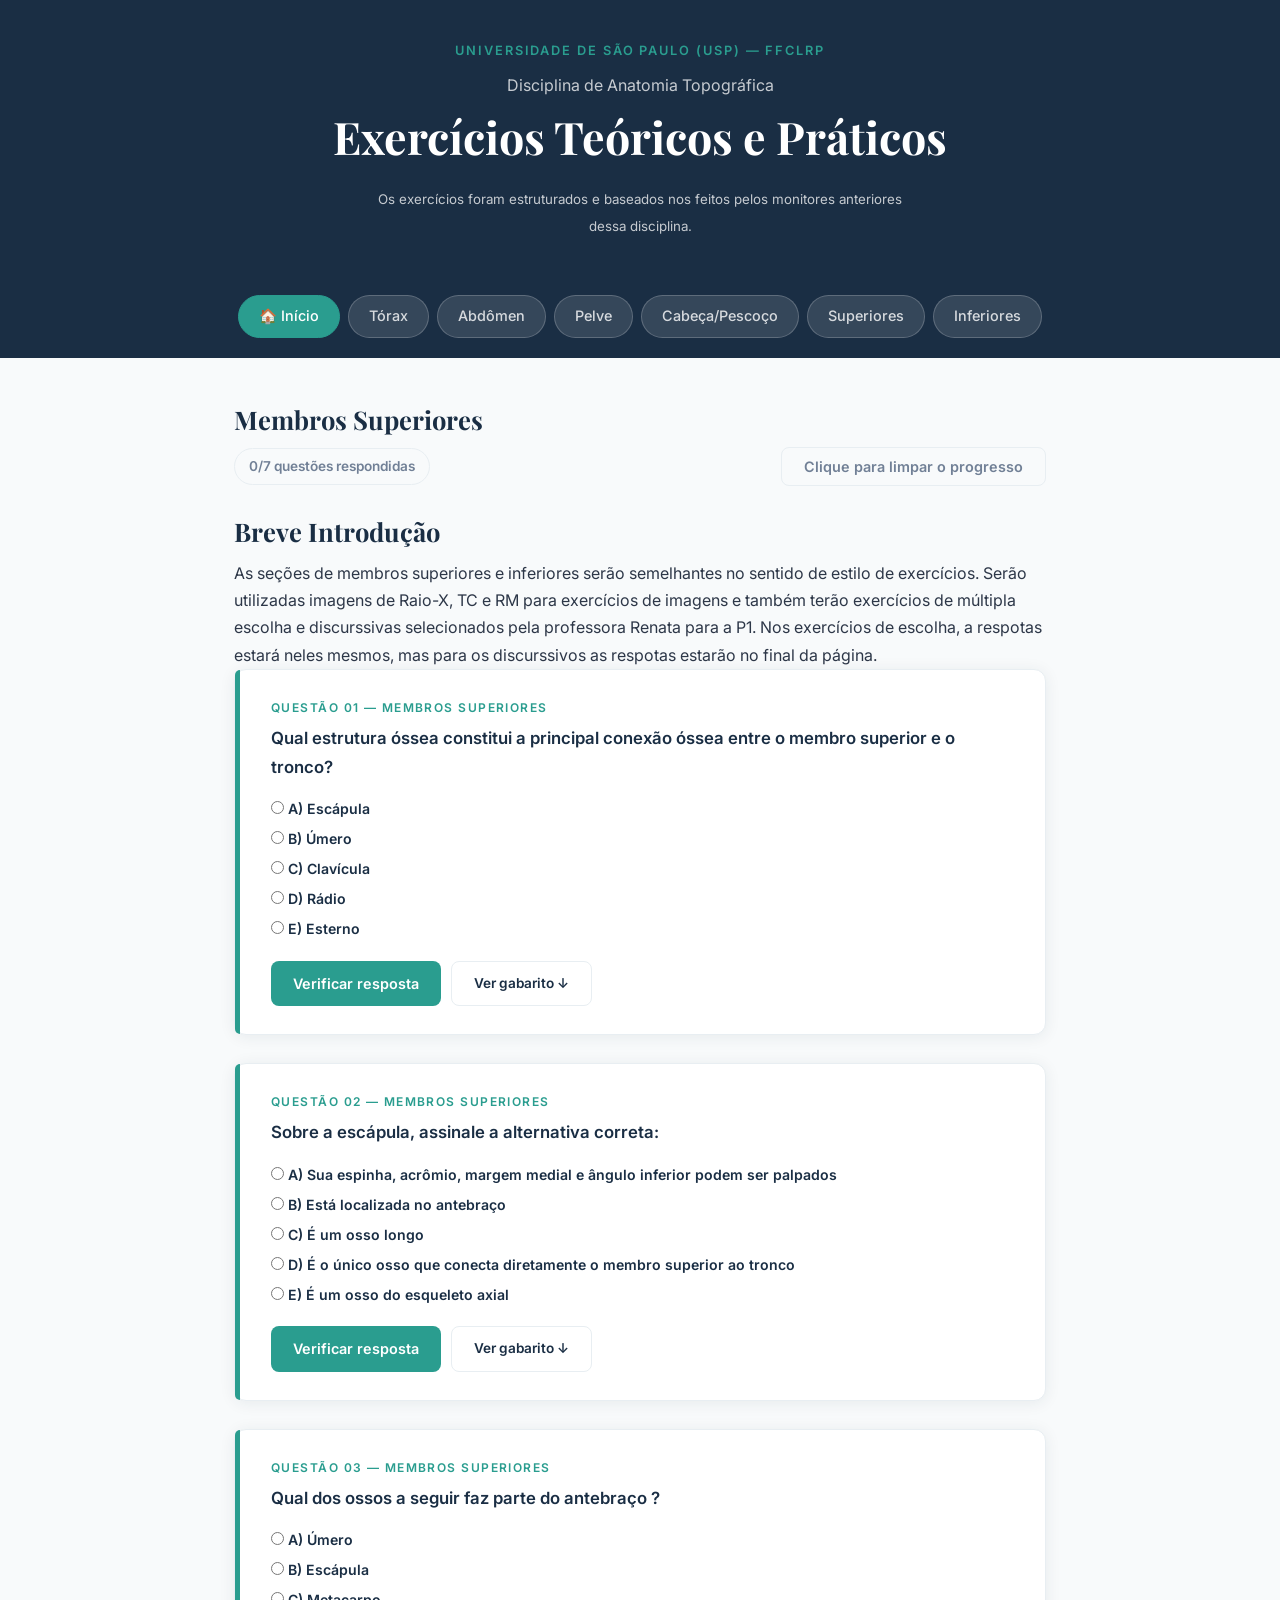
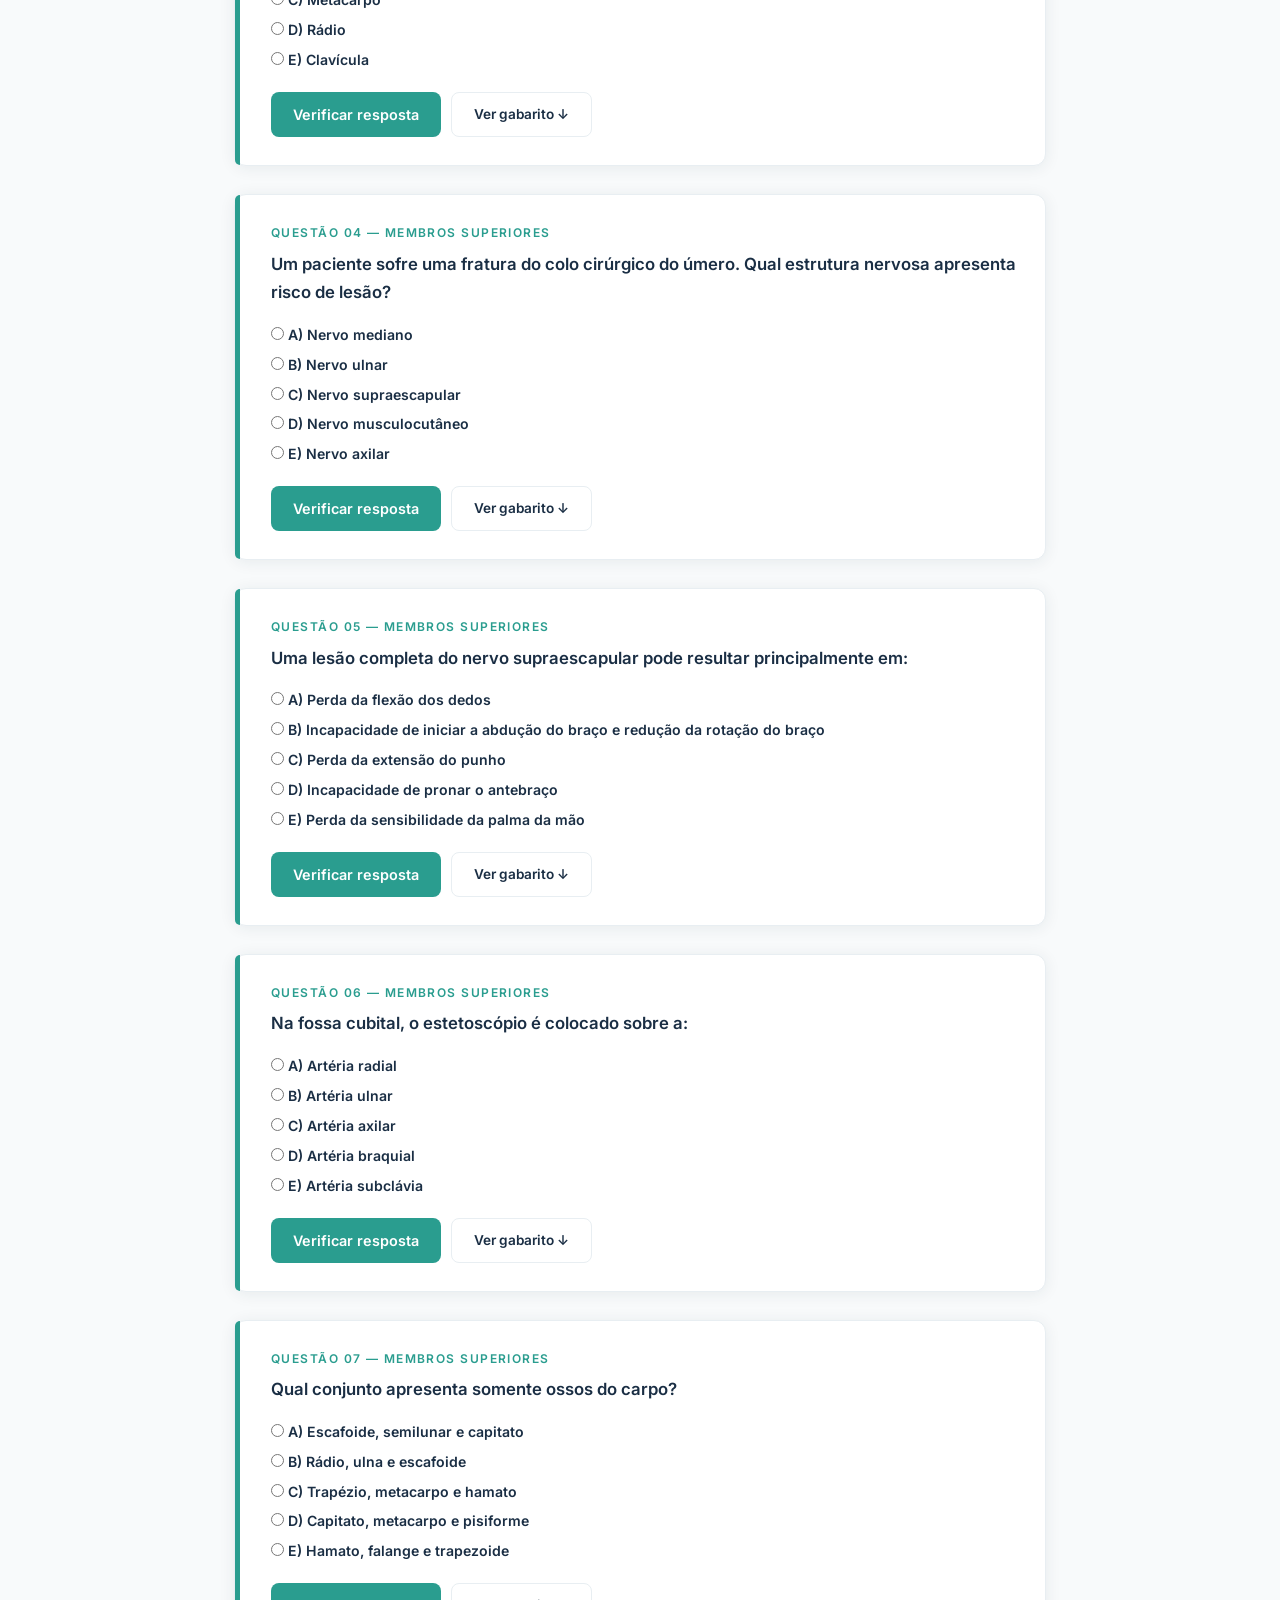
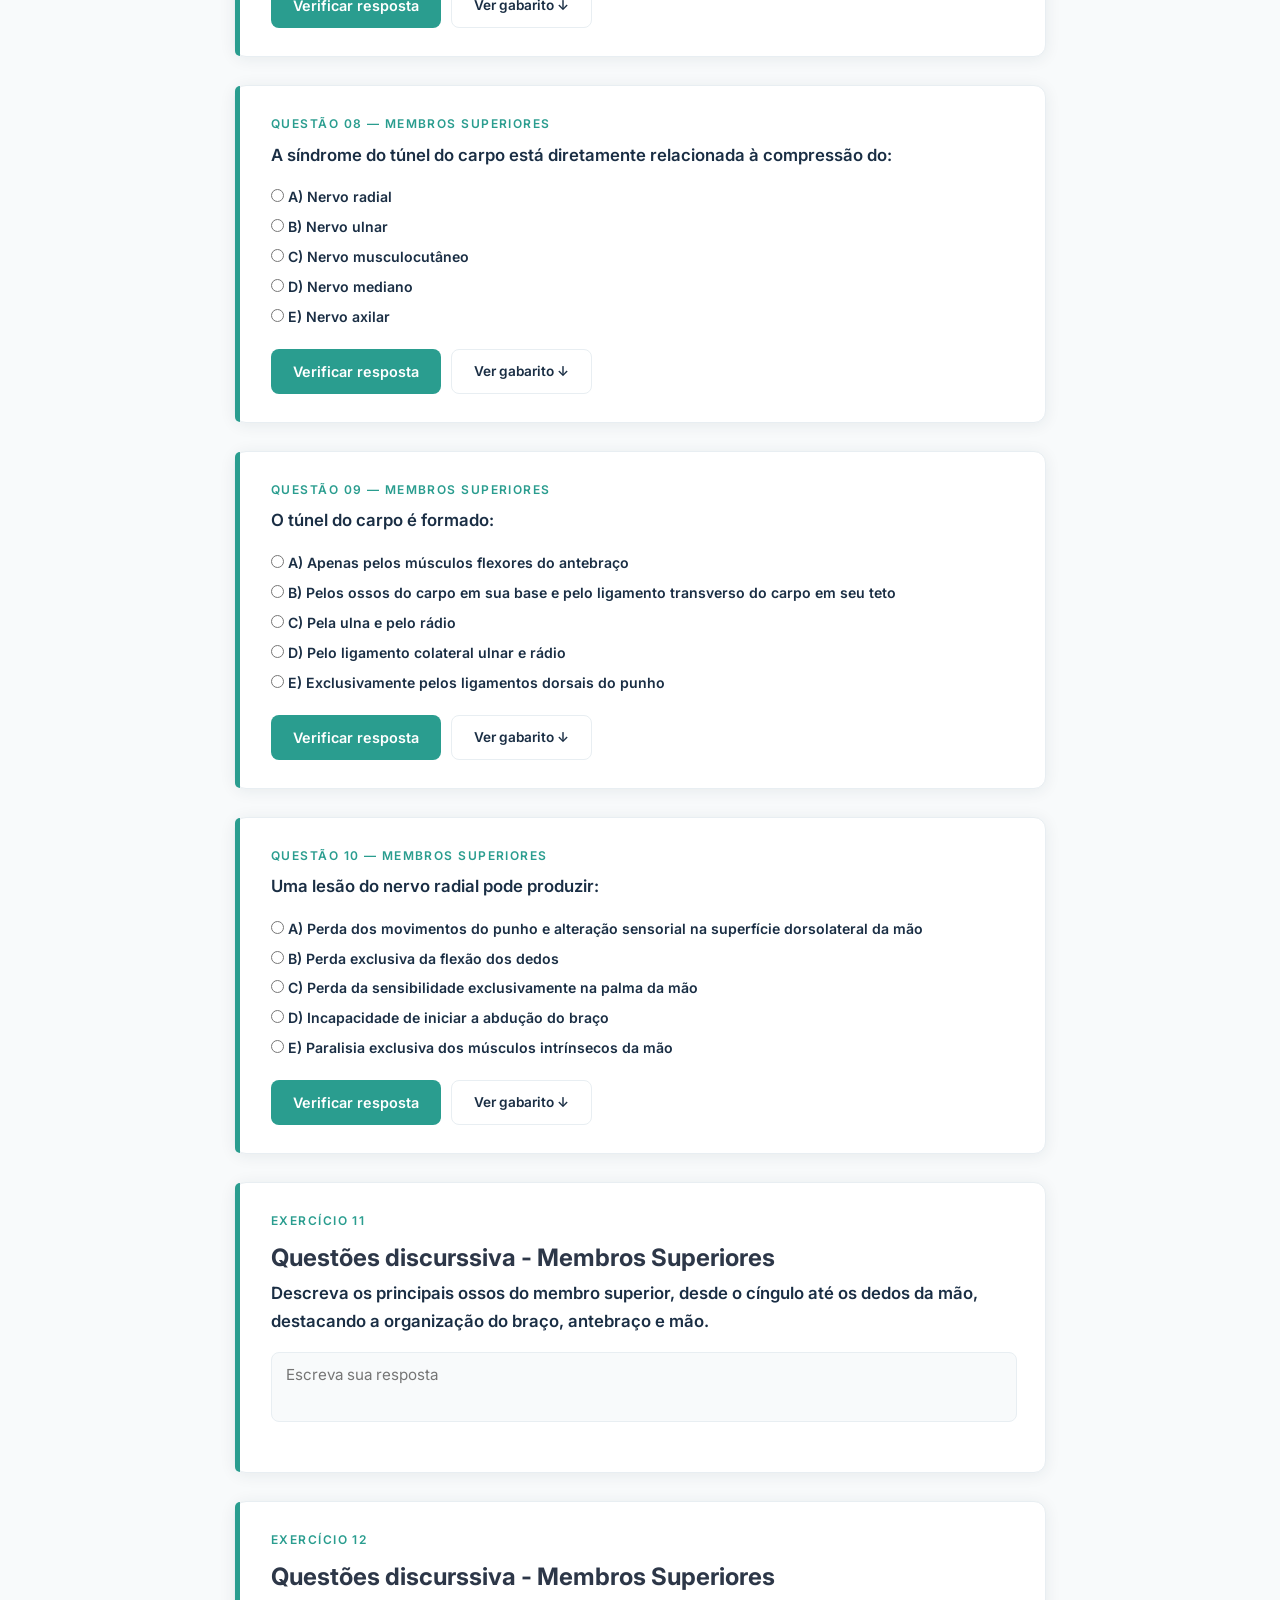
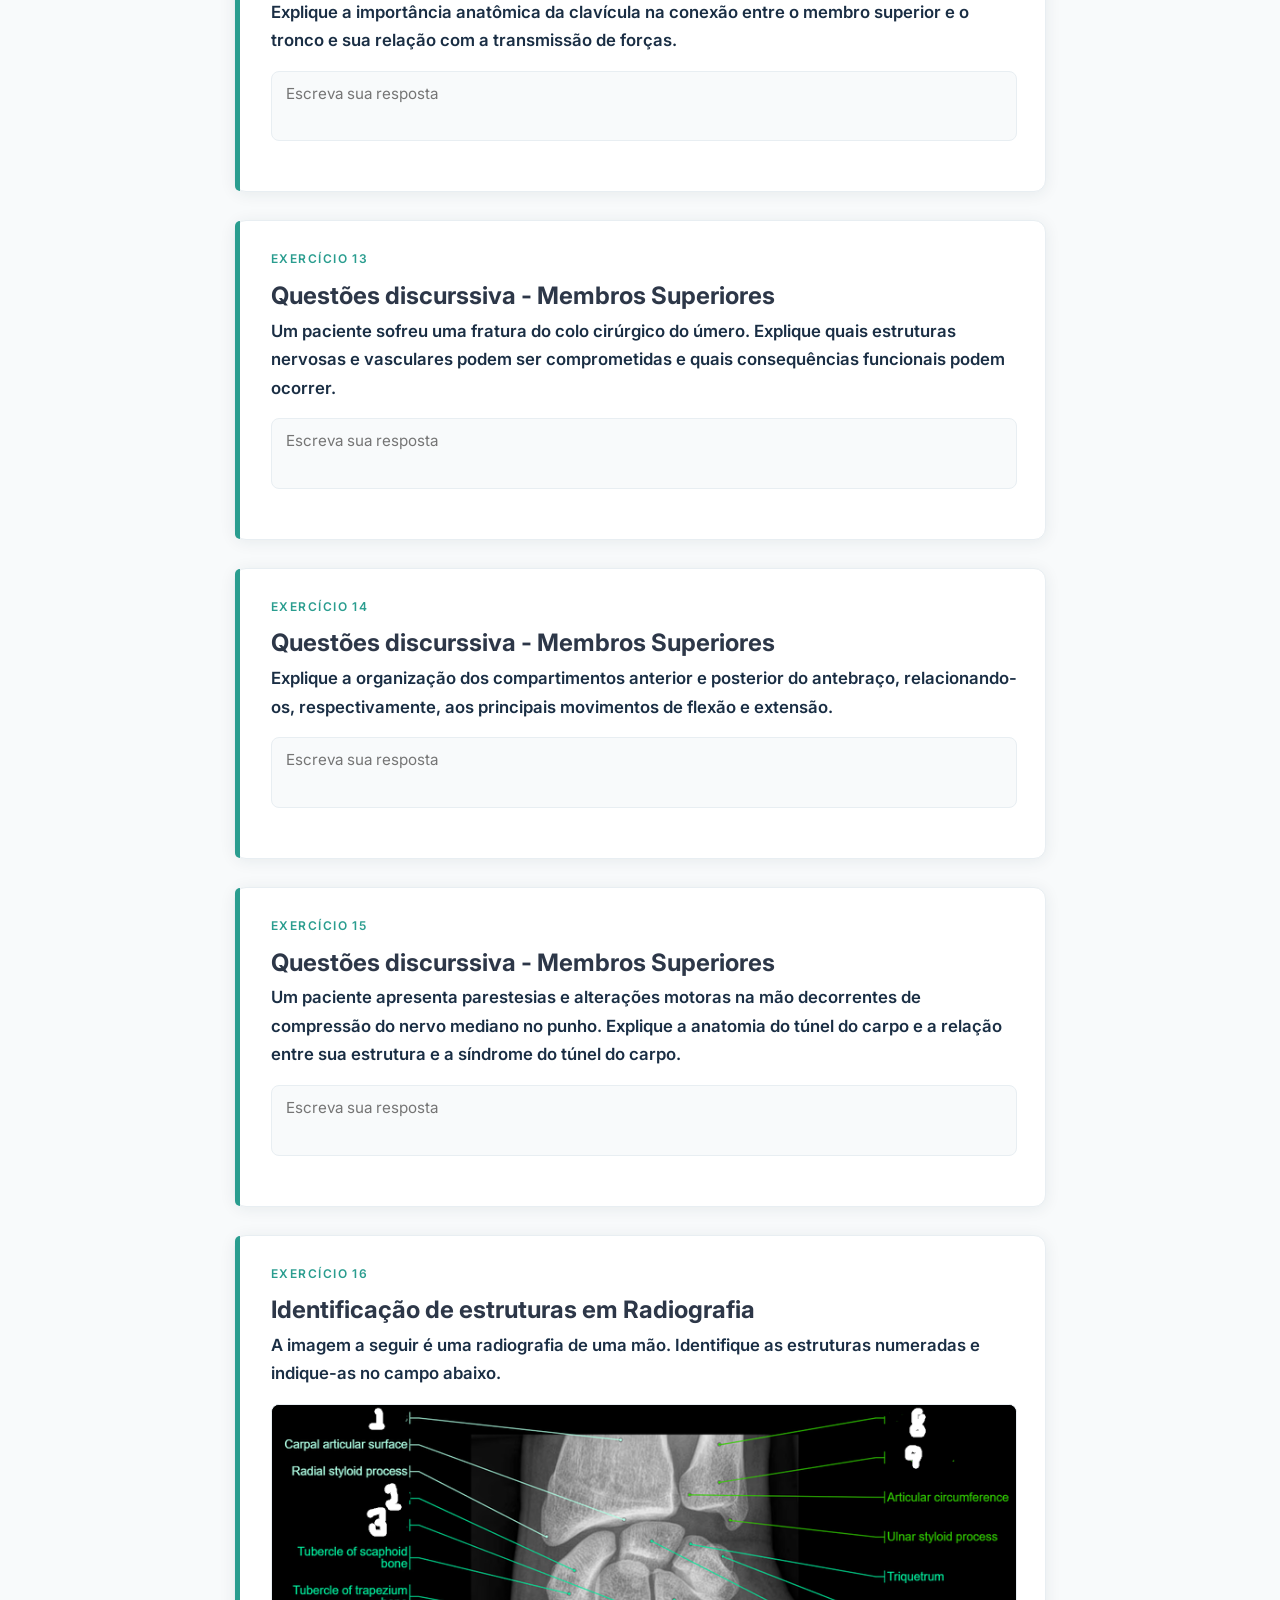
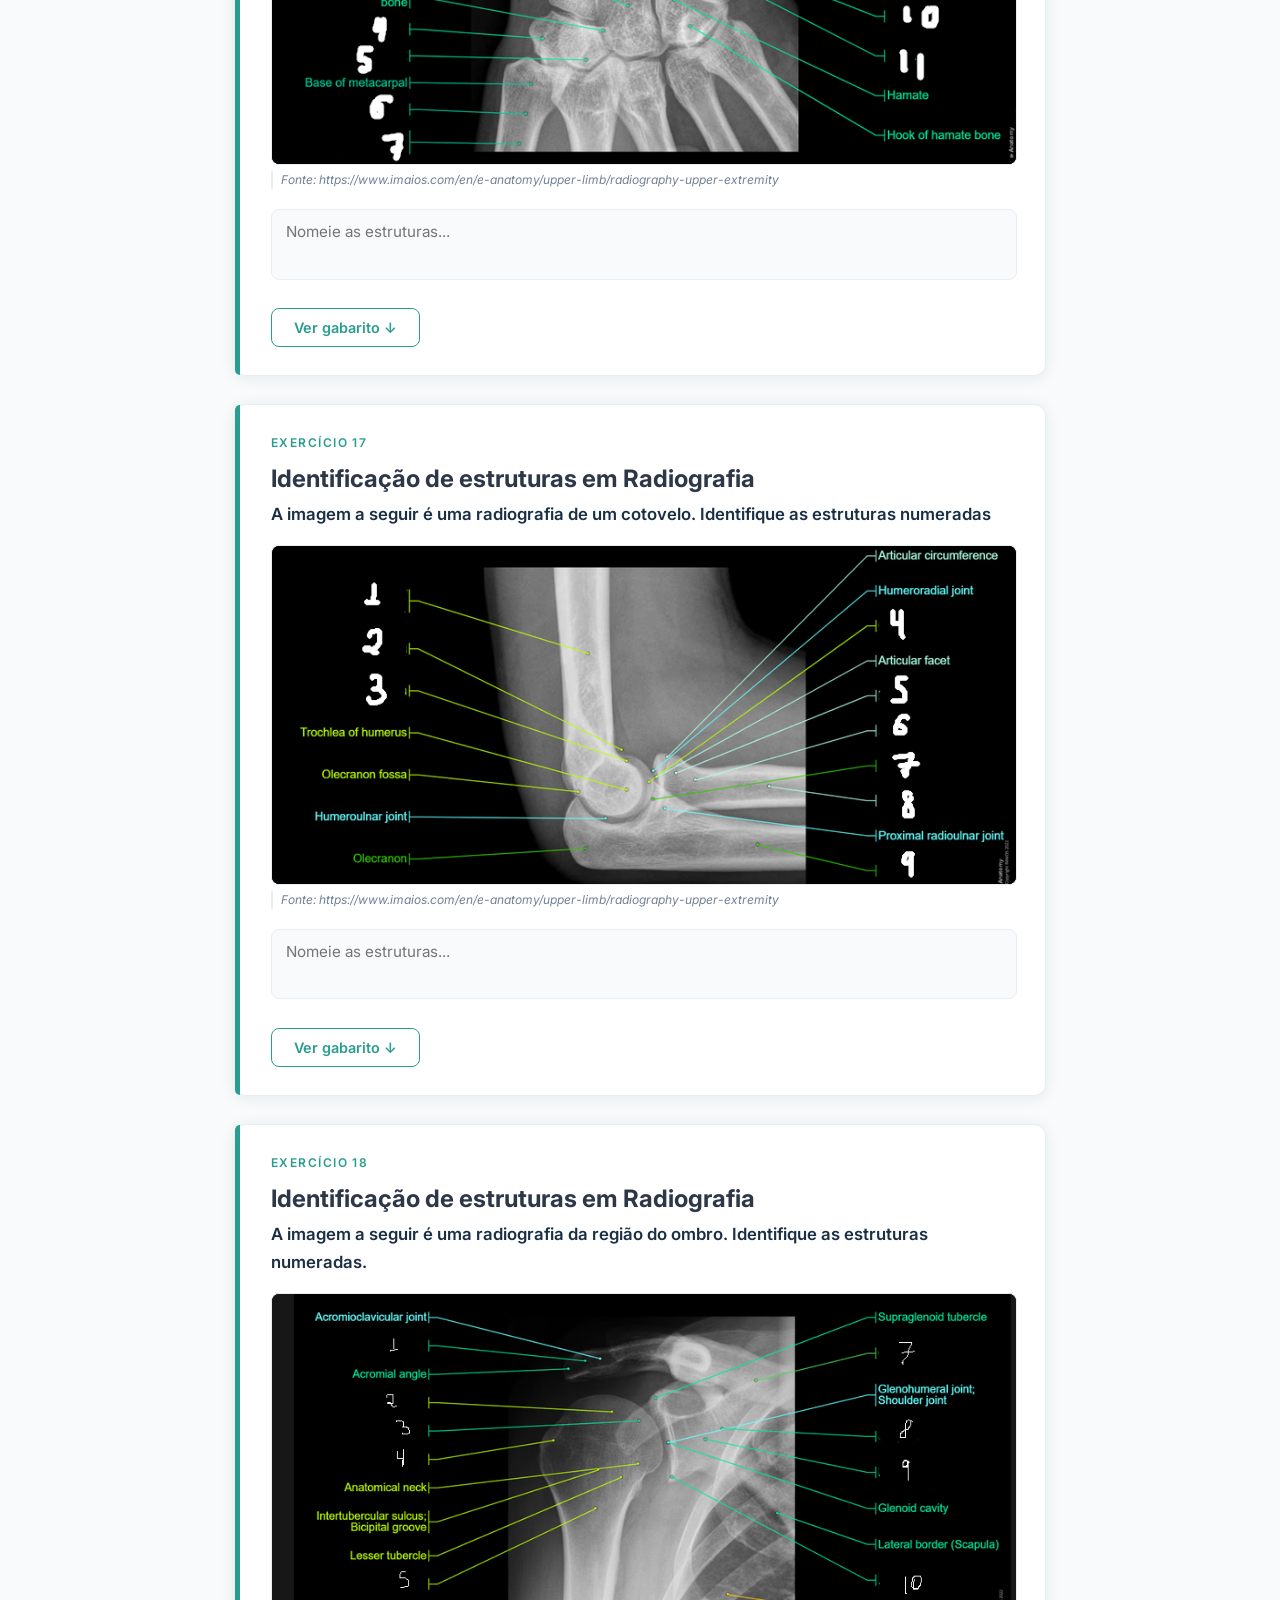
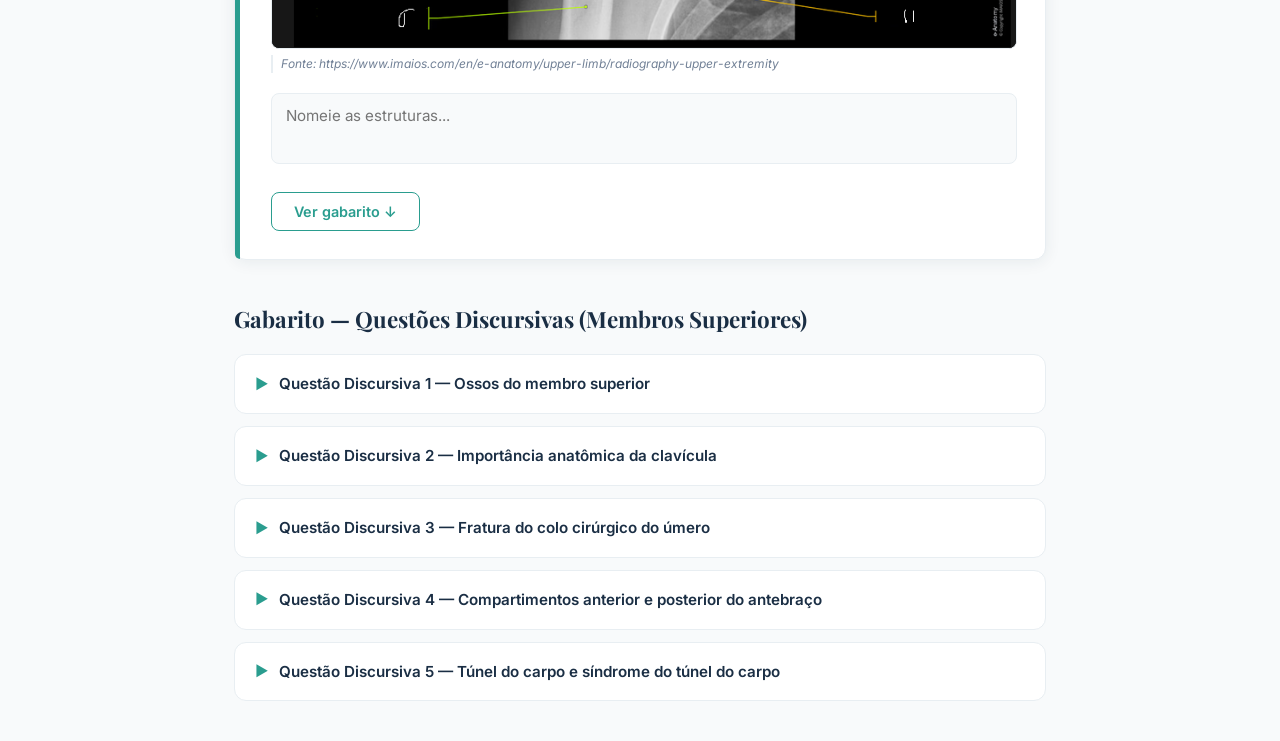
<file: superiores/sup.html>
<!DOCTYPE html>
<html lang="pt-BR">
<head>
  <meta charset="UTF-8" />
  <meta name="viewport" content="width=device-width, initial-scale=1.0" />
  <link rel="shortcut icon" href="icone_anatomia.ico" type="image/x-icon">
  <title>Anatomia Topográfica — Exercícios</title>

  <!-- Fontes do Google Fonts (carregadas da internet) -->
  <link rel="preconnect" href="https://fonts.googleapis.com" />
  <link href="https://fonts.googleapis.com/css2?family=Inter:wght@400;500;600&family=Playfair+Display:wght@700&display=swap" rel="stylesheet" />
  <link rel="stylesheet" href="../estilo_site.css">
  
</head>


<body>
    <header>
    <div>
        <p class="disciplina">Universidade de São Paulo (USP) — FFCLRP </p>
    </div>
    <div>
        <p>Disciplina de Anatomia Topográfica</p>
    </div>
    <h1>Exercícios Teóricos e Práticos</h1>
    <p><small>Os exercícios foram estruturados e baseados nos feitos pelos monitores anteriores dessa disciplina.</small></p>
  </header>

  <!-- 
       NAVEGAÇÃO POR ABAS
       Cada botão mostra/esconde uma <section>
   -->
 <nav class="tabs-nav" role="tablist">
  <a class="ativa" href="../index.html">🏠 Início</a>
  <a href="../torax.html"> Tórax</a>
  <a href="../abdome/abdome.html"> Abdômen</a>
  <a href="../pelve/pelve.html"> Pelve</a>
  <a href="../superiores/cab_pes.html">Cabeça/Pescoço</a>
  <a href="../superiores/sup.html">Superiores</a>
  <a href="../inferiores/inf.html">Inferiores</a>
 </nav>
    
    <main>
        </section>
        <!-- 
            SEÇÃO: superiores
        -->
        <section id="superiores" class="secao ativa">
        <h2 class="secao-titulo">Membros Superiores</h2>
        <div style="display: flex; align-items: center; justify-content: space-between; margin-bottom: 24px;"> <span id="indicador-progresso" class="progresso vazio"> 0/7 questões respondidas</span> <button class="btn btn-limpar" onclick="limparProgresso()">Clique para limpar o progresso</button></div>
        <h3 class="secao-titulo">Breve Introdução</h3>
        <p>As seções de membros superiores e inferiores serão semelhantes no sentido de estilo de exercícios. Serão utilizadas imagens de Raio-X, TC e RM para exercícios de imagens e também terão exercícios de múltipla escolha e discurssivas selecionados pela professora Renata para a P1. Nos exercícios de escolha, a respotas estará neles mesmos, mas para os discurssivos as respotas estarão no final da página. </p>

        

        <!-- EXERCÍCIO 1 -->
        <article class="exercicio" id="exercicio-sup-q1">
        <p class="exercicio-numero">Questão 01 — Membros Superiores</p>
        <h3>Qual estrutura óssea constitui a principal conexão óssea entre o membro superior e o tronco?</h3>
        
        <div class="campo-grupo">
        <form class="opcoes">
            <label><input type="radio" name="sup-q1" value="A"> A) Escápula</label>
            <label><input type="radio" name="sup-q1" value="B"> B) Úmero</label>
            <label><input type="radio" name="sup-q1" value="C"> C) Clavícula</label>
            <label><input type="radio" name="sup-q1" value="D"> D) Rádio</label>
            <label><input type="radio" name="sup-q1" value="E"> E) Esterno</label>
        </form>
        </div>
        
        <div class="botoes">
            <button class="btn btn-principal"
            onclick="verificarMC('sup-q1', 'C', 'fb-sup-q1')">
            Verificar resposta
            </button>
            <a href="#gabarito-sup" class="btn btn-gabarito">Ver gabarito ↓</a>
        </div>
        <div id="fb-sup-q1" class="feedback"></div>
        </article>


        <!-- EXERCÍCIO 2 -->
        <article class="exercicio" id="exercicio-sup-q2">
        <p class="exercicio-numero">Questão 02 — Membros Superiores</p>
        <h3>Sobre a escápula, assinale a alternativa correta:</h3>
        
        <div class="campo-grupo">
        <form class="opcoes">
            <label><input type="radio" name="sup-q2" value="A"> A) Sua espinha, acrômio, margem medial e ângulo inferior podem ser palpados</label>
            <label><input type="radio" name="sup-q2" value="B"> B) Está localizada no antebraço</label>
            <label><input type="radio" name="sup-q2" value="C"> C) É um osso longo</label>
            <label><input type="radio" name="sup-q2" value="D"> D) É o único osso que conecta diretamente o membro superior ao tronco</label>
            <label><input type="radio" name="sup-q2" value="E"> E) É um osso do esqueleto axial</label>
        </form>
        </div>  

        <div class="botoes">
            <button class="btn btn-principal"
            onclick="verificarMC('sup-q2', 'A', 'fb-sup-q2')">
            Verificar resposta
            </button>
            <a href="#gabarito-sup" class="btn btn-gabarito">Ver gabarito ↓</a>
        </div>
        <div id="fb-sup-q2" class="feedback"></div>
        </article>


        <article class="exercicio" id="exercicio-sup-q3">
        <p class="exercicio-numero">Questão 03 — Membros Superiores</p>
        <h3>Qual dos ossos a seguir faz parte do antebraço ?</h3>
        
        <div class="campo-grupo">
        <form class="opcoes">
            <label><input type="radio" name="sup-q3" value="A"> A) Úmero</label>
            <label><input type="radio" name="sup-q3" value="B"> B) Escápula</label>
            <label><input type="radio" name="sup-q3" value="C"> C) Metacarpo</label>
            <label><input type="radio" name="sup-q3" value="D"> D) Rádio</label>
            <label><input type="radio" name="sup-q3" value="E"> E) Clavícula</label>
        </form>
        </div>
        
        <div class="botoes">
            <button class="btn btn-principal"
            onclick="verificarMC('sup-q3', 'D', 'fb-sup-q3')">
            Verificar resposta
            </button>
            <a href="#gabarito-sup" class="btn btn-gabarito">Ver gabarito ↓</a>
        </div>
        <div id="fb-sup-q3" class="feedback"></div>
        </article>

        <article class="exercicio" id="exercicio-sup-q4">
        <p class="exercicio-numero">Questão 04 — Membros Superiores</p>
        <h3>Um paciente sofre uma fratura do colo cirúrgico do úmero. Qual estrutura nervosa apresenta risco de lesão?</h3>
        
        <div class="campo-grupo">
        <form class="opcoes">
            <label><input type="radio" name="sup-q4" value="A"> A) Nervo mediano</label>
            <label><input type="radio" name="sup-q4" value="B"> B) Nervo ulnar</label>
            <label><input type="radio" name="sup-q4" value="C"> C) Nervo supraescapular</label>
            <label><input type="radio" name="sup-q4" value="D"> D) Nervo musculocutâneo</label>
            <label><input type="radio" name="sup-q4" value="E"> E) Nervo axilar</label>
        </form>
        </div>
        
        <div class="botoes">
            <button class="btn btn-principal"
            onclick="verificarMC('sup-q4', 'E', 'fb-sup-q4')">
            Verificar resposta
            </button>
            <a href="#gabarito-sup" class="btn btn-gabarito">Ver gabarito ↓</a>
        </div>
        <div id="fb-sup-q4" class="feedback"></div>
        </article>


        <article class="exercicio" id="exercicio-sup-q5">
        <p class="exercicio-numero">Questão 05 — Membros Superiores</p>
        <h3>Uma lesão completa do nervo supraescapular pode resultar principalmente em:</h3>
        
        <div class="campo-grupo">
        <form class="opcoes">
            <label><input type="radio" name="sup-q5" value="A"> A) Perda da flexão dos dedos</label>
            <label><input type="radio" name="sup-q5" value="B"> B) Incapacidade de iniciar a abdução do braço e redução da rotação do braço</label>
            <label><input type="radio" name="sup-q5" value="C"> C) Perda da extensão do punho</label>
            <label><input type="radio" name="sup-q5" value="D"> D) Incapacidade de pronar o antebraço</label>
            <label><input type="radio" name="sup-q5" value="E"> E) Perda da sensibilidade da palma da mão</label>
        </form>
        </div>
        
        <div class="botoes">
            <button class="btn btn-principal"
            onclick="verificarMC('sup-q5', 'B', 'fb-sup-q5')">
            Verificar resposta
            </button>
            <a href="#gabarito-sup" class="btn btn-gabarito">Ver gabarito ↓</a>
        </div>
        <div id="fb-sup-q5" class="feedback"></div>
        </article>


        <article class="exercicio" id="exercicio-sup-q6">
        <p class="exercicio-numero">Questão 06 — Membros Superiores</p>
        <h3>Na fossa cubital, o estetoscópio é colocado sobre a:</h3>
        
        <div class="campo-grupo">
        <form class="opcoes">
            <label><input type="radio" name="sup-q6" value="A"> A) Artéria radial</label>
            <label><input type="radio" name="sup-q6" value="B"> B) Artéria ulnar</label>
            <label><input type="radio" name="sup-q6" value="C"> C) Artéria axilar</label>
            <label><input type="radio" name="sup-q6" value="D"> D) Artéria braquial</label>
            <label><input type="radio" name="sup-q6" value="E"> E) Artéria subclávia</label>
        </form>
        </div>
        
        
        <div class="botoes">
            <button class="btn btn-principal"
            onclick="verificarMC('sup-q6', 'D', 'fb-sup-q6')">
            Verificar resposta
            </button>
            <a href="#gabarito-sup" class="btn btn-gabarito">Ver gabarito ↓</a>
        </div>
        <div id="fb-sup-q6" class="feedback"></div>
        </article>


        <article class="exercicio" id="exercicio-sup-q7">
        <p class="exercicio-numero">Questão 07 — Membros Superiores</p>
        <h3>Qual conjunto apresenta somente ossos do carpo?</h3>
        
        <div class="campo-grupo">
        <form class="opcoes">
            <label><input type="radio" name="sup-q7" value="A"> A) Escafoide, semilunar e capitato</label>
            <label><input type="radio" name="sup-q7" value="B"> B) Rádio, ulna e escafoide</label>
            <label><input type="radio" name="sup-q7" value="C"> C) Trapézio, metacarpo e hamato</label>
            <label><input type="radio" name="sup-q7" value="D"> D) Capitato, metacarpo e pisiforme</label>
            <label><input type="radio" name="sup-q7" value="E"> E) Hamato, falange e trapezoide</label>
        </form>
        </div>
        
        <div class="botoes">
            <button class="btn btn-principal"
            onclick="verificarMC('sup-q7', 'A', 'fb-sup-q7')">
            Verificar resposta
            </button>
            <a href="#gabarito-sup" class="btn btn-gabarito">Ver gabarito ↓</a>
        </div>
        <div id="fb-sup-q7" class="feedback"></div>
        </article>


        <article class="exercicio" id="exercicio-sup-q8">
        <p class="exercicio-numero">Questão 08 — Membros Superiores</p>
        <h3>A síndrome do túnel do carpo está diretamente relacionada à compressão do:</h3>
        
        <div class="campo-grupo">
        <form class="opcoes">
            <label><input type="radio" name="sup-q8" value="A"> A) Nervo radial</label>
            <label><input type="radio" name="sup-q8" value="B"> B) Nervo ulnar</label>
            <label><input type="radio" name="sup-q8" value="C"> C) Nervo musculocutâneo</label>
            <label><input type="radio" name="sup-q8" value="D"> D) Nervo mediano</label>
            <label><input type="radio" name="sup-q8" value="E"> E) Nervo axilar</label>
        </form>
        </div>
        
        <div class="botoes">
            <button class="btn btn-principal"
            onclick="verificarMC('sup-q8', 'D', 'fb-sup-q8')">
            Verificar resposta
            </button>
            <a href="#gabarito-sup" class="btn btn-gabarito">Ver gabarito ↓</a>
        </div>
        <div id="fb-sup-q8" class="feedback"></div>
        </article>
  
        
        <article class="exercicio" id="exercicio-sup-q9">
        <p class="exercicio-numero">Questão 09 — Membros Superiores</p>
        <h3>O túnel do carpo é formado:</h3>
        
        <div class="campo-grupo">
        <form class="opcoes">
            <label><input type="radio" name="sup-q9" value="A"> A) Apenas pelos músculos flexores do antebraço</label>
            <label><input type="radio" name="sup-q9" value="B"> B) Pelos ossos do carpo em sua base e pelo ligamento transverso do carpo em seu teto</label>
            <label><input type="radio" name="sup-q9" value="C"> C) Pela ulna e pelo rádio</label>
            <label><input type="radio" name="sup-q9" value="D"> D) Pelo ligamento colateral ulnar e rádio</label>
            <label><input type="radio" name="sup-q9" value="E"> E) Exclusivamente pelos ligamentos dorsais do punho</label>
        </form>
        </div>
        
        <div class="botoes">
            <button class="btn btn-principal"
            onclick="verificarMC('sup-q9', 'B', 'fb-sup-q9')">
            Verificar resposta
            </button>
            <a href="#gabarito-sup" class="btn btn-gabarito">Ver gabarito ↓</a>
        </div>
        <div id="fb-sup-q9" class="feedback"></div>
        </article>
 

        <article class="exercicio" id="exercicio-sup-q10">
        <p class="exercicio-numero">Questão 10 — Membros Superiores</p>
        <h3>Uma lesão do nervo radial pode produzir:</h3>
        
        <div class="campo-grupo">
        <form class="opcoes">
            <label><input type="radio" name="sup-q10" value="A"> A) Perda dos movimentos do punho e alteração sensorial na superfície dorsolateral da mão</label>
            <label><input type="radio" name="sup-q10" value="B"> B) Perda exclusiva da flexão dos dedos</label>
            <label><input type="radio" name="sup-q10" value="C"> C) Perda da sensibilidade exclusivamente na palma da mão</label>
            <label><input type="radio" name="sup-q10" value="D"> D) Incapacidade de iniciar a abdução do braço</label>
            <label><input type="radio" name="sup-q10" value="E"> E) Paralisia exclusiva dos músculos intrínsecos da mão</label>
        </form>
        </div>
        
        <div class="botoes">
            <button class="btn btn-principal"
            onclick="verificarMC('sup-q10', 'A', 'fb-sup-q10')">
            Verificar resposta
            </button>
            <a href="#gabarito-sup" class="btn btn-gabarito">Ver gabarito ↓</a>
        </div>
        <div id="fb-sup-q10" class="feedback"></div>
        </article>


        <article class="exercicio">
            <p class="exercicio-numero">Exercício 11</p>
            <h2>Questões discurssiva - Membros Superiores</h2>
            <h3>Descreva os principais ossos do membro superior, desde o cíngulo até os dedos da mão, destacando a organização do braço, antebraço e mão.</h3>

            <div class="campo-grupo">
            <textarea id="ex17-r1" placeholder="Escreva sua resposta" rows="2"></textarea>
            </div>

        </article>

        <article class="exercicio">
            <p class="exercicio-numero">Exercício 12</p>
            <h2>Questões discurssiva - Membros Superiores</h2>
            <h3>Explique a importância anatômica da clavícula na conexão entre o membro superior e o tronco e sua relação com a transmissão de forças.</h3>

            <div class="campo-grupo">
            <textarea id="ex18-r1" placeholder="Escreva sua resposta" rows="2"></textarea>
            </div>

        </article>
    
        <article class="exercicio">
            <p class="exercicio-numero">Exercício 13</p>
            <h2>Questões discurssiva - Membros Superiores</h2>
            <h3>Um paciente sofreu uma fratura do colo cirúrgico do úmero. Explique quais estruturas nervosas e vasculares podem ser comprometidas e quais consequências funcionais podem ocorrer.</h3>

            <div class="campo-grupo">
            <textarea id="ex19-r1" placeholder="Escreva sua resposta" rows="2"></textarea>
            </div>

        </article>

        <article class="exercicio">
            <p class="exercicio-numero">Exercício 14</p>
            <h2>Questões discurssiva - Membros Superiores</h2>
            <h3>Explique a organização dos compartimentos anterior e posterior do antebraço, relacionando-os, respectivamente, aos principais movimentos de flexão e extensão.</h3>

            <div class="campo-grupo">
            <textarea id="ex19-r1" placeholder="Escreva sua resposta" rows="2"></textarea>
            </div>

        </article>

        <article class="exercicio">
            <p class="exercicio-numero">Exercício 15</p>
            <h2>Questões discurssiva - Membros Superiores</h2>
            <h3>Um paciente apresenta parestesias e alterações motoras na mão decorrentes de compressão do nervo mediano no punho. Explique a anatomia do túnel do carpo e a relação entre sua estrutura e a síndrome do túnel do carpo.</h3>

            <div class="campo-grupo">
            <textarea id="ex19-r1" placeholder="Escreva sua resposta" rows="2"></textarea>
            </div>

        </article>

        <article class="exercicio">
            <p class="exercicio-numero">Exercício 16</p>
            <h2>Identificação de estruturas em Radiografia</h2>
            <h3>A imagem a seguir é uma radiografia de uma mão. Identifique as estruturas numeradas e indique-as no campo abaixo.</h3>

            <figure class="exercicio-figura">
                <img src="../imagens_exerc/mao_tampado.png" alt="sup_img_1">
                <figcaption>Fonte: https://www.imaios.com/en/e-anatomy/upper-limb/radiography-upper-extremity</figcaption>
            </figure>

            <div class="campo-grupo">
            <textarea id="ex16-r1" placeholder="Nomeie as estruturas..." rows="2"></textarea>
            </div>

              <!-- Botão que abre o gabarito inline -->
            <div class="botoes">
                <button class="btn btn-secundario"
                onclick="toggleGabaritoInline('gabarito-inline-ex16', this)">
                Ver gabarito ↓
                </button>
            </div>

            <!-- Gabarito inline — começa escondido -->
            <div id="gabarito-inline-ex16" class="gabarito-inline">
                <p class="gabarito-inline-titulo">Gabarito</p>
                <table class="gabarito-tabela">
                <thead>
                    <tr>
                    <th class="col-num">#</th>
                    <th>Estrutura</th>
                    </tr>
                </thead>
                <tbody>
                    <tr>
                    <td class="col-num">1</td>
                    <td><span class="nome-estrutura">Rádio</span></td>
                    </tr>
                    <tr>
                    <td class="col-num">2</td>
                    <td><span class="nome-estrutura">Escafoide</span></td>
                    </tr>
                    <tr>
                    <td class="col-num">3</td>
                    <td><span class="nome-estrutura">Capitato</span></td>
                    </tr>
                    <tr>
                    <td class="col-num">4</td>
                    <td><span class="nome-estrutura">Trapézio</span></td>
                    </tr>
                    <tr>
                    <td class="col-num">5</td>
                    <td><span class="nome-estrutura">Metacarpo</span></td>
                    </tr>
                    <tr>
                    <td class="col-num">6</td>
                    <td><span class="nome-estrutura">Corpo do metacarpo</span></td>
                    </tr>
                    <tr>
                    <td class="col-num">7</td>
                    <td><span class="nome-estrutura">Pisiforme</span></td>
                    </tr>
                    <tr>
                    <td class="col-num">8</td>
                    <td><span class="nome-estrutura">Ulna</span></td>
                    </tr>
                    <tr>
                    <td class="col-num">9</td>
                    <td><span class="nome-estrutura">Cabeça da Ulna</span></td>
                    </tr>
                    <tr>
                    <td class="col-num">10</td>
                    <td><span class="nome-estrutura">Lunar</span></td>
                    </tr>
                    <tr>
                    <td class="col-num">11</td>
                    <td><span class="nome-estrutura">Semilunar</span></td>
                    </tr>
                </tbody>
                </table>
            </div>
        </article>

        <article class="exercicio">
            <p class="exercicio-numero">Exercício 17</p>
            <h2>Identificação de estruturas em Radiografia</h2>
            <h3>A imagem a seguir é uma radiografia de um cotovelo. Identifique as estruturas numeradas</h3>

            <figure class="exercicio-figura">
                <img src="../imagens_exerc/cutuvelo_tampado.png" alt="sup_img_2">
                <figcaption>Fonte: https://www.imaios.com/en/e-anatomy/upper-limb/radiography-upper-extremity</figcaption>
            </figure>

            <div class="campo-grupo">
            <textarea id="ex17-r1" placeholder="Nomeie as estruturas..." rows="2"></textarea>
            </div>

              <!-- Botão que abre o gabarito inline -->
            <div class="botoes">
                <button class="btn btn-secundario"
                onclick="toggleGabaritoInline('gabarito-inline-ex17', this)">
                Ver gabarito ↓
                </button>
            </div>

            <!-- Gabarito inline — começa escondido -->
            <div id="gabarito-inline-ex17" class="gabarito-inline">
                <p class="gabarito-inline-titulo">Gabarito</p>
                <table class="gabarito-tabela">
                <thead>
                    <tr>
                    <th class="col-num">#</th>
                    <th>Estrutura</th>
                    </tr>
                </thead>
                <tbody>
                    <tr>
                    <td class="col-num">1</td>
                    <td><span class="nome-estrutura">Úmero</span></td>
                    </tr>
                    <tr>
                    <td class="col-num">2</td>
                    <td><span class="nome-estrutura">Fossa radial</span></td>
                    </tr>
                    <tr>
                    <td class="col-num">3</td>
                    <td><span class="nome-estrutura">Fossa coronoide</span></td>
                    </tr>
                    <tr>
                    <td class="col-num">4</td>
                    <td><span class="nome-estrutura">Capítulo do úmero</span></td>
                    </tr>
                    <tr>
                    <td class="col-num">5</td>
                    <td><span class="nome-estrutura">Cabeça do rádio</span></td>
                    </tr>
                    <tr>
                    <td class="col-num">6</td>
                    <td><span class="nome-estrutura">Colo do rádio</span></td>
                    </tr>
                    <tr>
                    <td class="col-num">7</td>
                    <td><span class="nome-estrutura">Processo coronoide</span></td>
                    </tr>
                    <tr>
                    <td class="col-num">8</td>
                    <td><span class="nome-estrutura">Rádio</span></td>
                    </tr>
                    <tr>
                    <td class="col-num">9</td>
                    <td><span class="nome-estrutura">Ulna</span></td>
                    </tr>
                    <tr>
                    <td class="col-num">10</td>
                    <td><span class="nome-estrutura">--</span></td>
                    </tr>
                    <tr>
                    <td class="col-num">11</td>
                    <td><span class="nome-estrutura">--</span></td>
                    </tr>
                </tbody>
                </table>
            </div>
        </article>

        <article class="exercicio">
            <p class="exercicio-numero">Exercício 18</p>
            <h2>Identificação de estruturas em Radiografia</h2>
            <h3>A imagem a seguir é uma radiografia da região do ombro. Identifique as estruturas numeradas.</h3>

            <figure class="exercicio-figura">
                <img src="../imagens_exerc/ossos_ombro_tampado.png" alt="sup_img_3">
                <figcaption>Fonte: https://www.imaios.com/en/e-anatomy/upper-limb/radiography-upper-extremity</figcaption>
            </figure>

            <div class="campo-grupo">
            <textarea id="ex18-r1" placeholder="Nomeie as estruturas..." rows="2"></textarea>
            </div>

              <!-- Botão que abre o gabarito inline -->
            <div class="botoes">
                <button class="btn btn-secundario"
                onclick="toggleGabaritoInline('gabarito-inline-ex18', this)">
                Ver gabarito ↓
                </button>
            </div>

            <!-- Gabarito inline — começa escondido -->
            <div id="gabarito-inline-ex18" class="gabarito-inline">
                <p class="gabarito-inline-titulo">Gabarito</p>
                <table class="gabarito-tabela">
                <thead>
                    <tr>
                    <th class="col-num">#</th>
                    <th>Estrutura</th>
                    </tr>
                </thead>
                <tbody>
                    <tr>
                    <td class="col-num">1</td>
                    <td><span class="nome-estrutura">Acrômio</span></td>
                    </tr>
                    <tr>
                    <td class="col-num">2</td>
                    <td><span class="nome-estrutura">Cabeça do úmero</span></td>
                    </tr>
                    <tr>
                    <td class="col-num">3</td>
                    <td><span class="nome-estrutura">Processo coracoid</span></td>
                    </tr>
                    <tr>
                    <td class="col-num">4</td>
                    <td><span class="nome-estrutura">Tubérculo Maior</span></td>
                    </tr>
                    <tr>
                    <td class="col-num">5</td>
                    <td><span class="nome-estrutura">Colo cirúrgico</span></td>
                    </tr>
                    <tr>
                    <td class="col-num">6</td>
                    <td><span class="nome-estrutura">Húmero</span></td>
                    </tr>
                    <tr>
                    <td class="col-num">7</td>
                    <td><span class="nome-estrutura">Clavícula</span></td>
                    </tr>
                    <tr>
                    <td class="col-num">8</td>
                    <td><span class="nome-estrutura">Escápula</span></td>
                    </tr>
                    <tr>
                    <td class="col-num">9</td>
                    <td><span class="nome-estrutura">Cabeça da Escápula</span></td>
                    </tr>
                    <tr>
                    <td class="col-num">10</td>
                    <td><span class="nome-estrutura">Tubérculo infraglenoidal</span></td>
                    </tr>
                    <tr>
                    <td class="col-num">11</td>
                    <td><span class="nome-estrutura">Costelas</span></td>
                    </tr>
                </tbody>
                </table>
            </div>
        </article>

        </section>

        <!-- 
            GABARITO — DISCURSIVA SUPERIORES
         -->

        <section style="margin-top: 40px;" id="gabarito-sup-discursivas">
        
        <h2 style="font-family: var(--fonte-titulo); color: var(--cor-primaria);
                    margin-bottom: 16px; font-size: 1.4rem;">
            Gabarito — Questões Discursivas (Membros Superiores)
        </h2>
        
    <!-- DISCURSIVA 1 -->
        <details id="gabarito-sup-d1">
            <summary>
            <span class="seta-accordion">▶</span>
            Questão Discursiva 1 — Ossos do membro superior
            </summary>
            <div class="gabarito-corpo">
            <a href="#exercicio-sup-d1" class="btn-voltar-exercicio">↑ Voltar para a questão</a>
        
            <div class="gabarito-item">
                <div class="gabarito-num">✓</div>
                <div class="gabarito-texto">
                <p><strong>Cíngulo do membro superior</strong></p>
                <p class="descricao">
                    Formado pela clavícula (única conexão óssea direta entre o membro superior e o esqueleto axial, via articulação esternoclavicular) e pela escápula (osso plano posterior, não articulado diretamente com o tronco, mas ligado por músculos). A escápula apresenta a cavidade glenoidal, onde se articula o úmero.
                </p>
                <p><strong>Braço</strong></p>
                <p class="descricao">
                    Formado por um único osso, o úmero. Articula-se superiormente com a escápula (articulação glenoumeral — esférica, multiaxial, de grande mobilidade) e inferiormente com o rádio e a ulna na articulação do cotovelo.
                </p>
                <p><strong>Antebraço</strong></p>
                <p class="descricao">
                    Formado por dois ossos paralelos: o rádio (lateral, articula-se com os ossos do carpo e permite a pronação/supinação) e a ulna (medial, forma principalmente a dobradiça do cotovelo com o úmero via processo olecrâneo e incisura troclear).
                </p>
                <p><strong>Mão</strong></p>
                <p class="descricao">
                    Dividida em três segmentos: carpo (8 ossos dispostos em duas fileiras: escafoide, semilunar, piramidal e pisiforme na fileira proximal; trapézio, trapezoide, capitato e hamato na fileira distal), metacarpo (5 ossos que formam a palma da mão) e falanges (14 ossos — 2 no polegar e 3 em cada um dos demais dedos: proximal, média e distal).
                </p>
                </div>
            </div>
            </div>
        </details>

        <details id="gabarito-sup-d2">
            <summary>
            <span class="seta-accordion">▶</span>
            Questão Discursiva 2 — Importância anatômica da clavícula
            </summary>
            <div class="gabarito-corpo">
            <a href="#exercicio-sup-d2" class="btn-voltar-exercicio">↑ Voltar para a questão</a>
        
            <div class="gabarito-item">
                <div class="gabarito-num">✓</div>
                <div class="gabarito-texto">
                <p><strong>Conexão e transmissão de forças</strong></p>
                <p class="descricao">
                    A clavícula é o único osso que conecta diretamente o membro superior ao esqueleto axial, via articulação esternoclavicular medialmente e articulação acromioclavicular lateralmente. Essa posição estratégica a torna o principal transmissor de forças mecânicas entre o membro superior e o tronco — tanto em movimentos ativos (empurrar, puxar) quanto em traumas (queda com apoio na mão ou no ombro). Por isso, é o osso mais fraturado do corpo humano, geralmente no terço médio, ponto de menor resistência. Além da função biomecânica, a clavícula protege o feixe vasculonervoso subclávio (artéria e veia subclávias e plexo braquial) que passa em sua face inferior.
                </p>
                </div>
            </div>
            </div>
        </details>


    <!-- DISCURSIVA 3 -->
        <details id="gabarito-sup-d3">
            <summary>
            <span class="seta-accordion">▶</span>
            Questão Discursiva 3 — Fratura do colo cirúrgico do úmero
            </summary>
            <div class="gabarito-corpo">
            <a href="#exercicio-sup-d3" class="btn-voltar-exercicio">↑ Voltar para a questão</a>
        
            <div class="gabarito-item">
                <div class="gabarito-num">✓</div>
                <div class="gabarito-texto">
                <p><strong>Estruturas em risco</strong></p>
                <p class="descricao">
                    O colo cirúrgico do úmero é a região logo abaixo dos tubérculos maior e menor. O nervo axilar (C5-C6) e a artéria circunflexa umeral posterior passam diretamente em torno do colo cirúrgico, tornando-os vulneráveis em fraturas nessa região. O nervo axilar inerva o músculo deltoide e o músculo redondo menor, além de fornecer sensibilidade para a face lateral do ombro (área do distintivo).
                </p>
                <p><strong>Consequências funcionais</strong></p>
                <p class="descricao">
                    A lesão do nervo axilar resulta em paralisia do deltoide, com incapacidade de realizar a abdução do braço (especialmente entre 15° e 90°) e fraqueza na flexão e extensão do ombro. Ocorre também atrofia do deltoide com achatamento do contorno arredondado do ombro. A área de anestesia cutânea corresponde à região lateral do ombro. A lesão da artéria circunflexa umeral posterior pode comprometer a vascularização da cabeça umeral, com risco de necrose avascular.
                </p>
                </div>
            </div>
            </div>
        </details>

    <!-- DISCURSIVA 4 -->
        <details id="gabarito-sup-d4">
            <summary>
            <span class="seta-accordion">▶</span>
            Questão Discursiva 4 — Compartimentos anterior e posterior do antebraço
            </summary>
            <div class="gabarito-corpo">
            <a href="#exercicio-sup-d4" class="btn-voltar-exercicio">↑ Voltar para a questão</a>
        
            <div class="gabarito-item">
                <div class="gabarito-num">✓</div>
                <div class="gabarito-texto">
                <p><strong>Compartimento anterior (flexor)</strong></p>
                <p class="descricao">
                    Localizado na face palmar do antebraço, contém predominantemente músculos flexores do punho e dos dedos, além do pronador redondo e pronador quadrado. Os principais músculos são: flexor superficial dos dedos, flexor profundo dos dedos, flexor longo do polegar, flexor ulnar do carpo e flexor radial do carpo. São inervados principalmente pelo nervo mediano (maioria) e pelo nervo ulnar (flexor ulnar do carpo e metade medial do flexor profundo dos dedos). A artéria principal é a artéria ulnar acompanhada pelo nervo ulnar, e a artéria radial pelo nervo radial superficial.
                </p>
                <p><strong>Compartimento posterior (extensor)</strong></p>
                <p class="descricao">
                    Localizado na face dorsal do antebraço, contém os músculos extensores do punho e dos dedos, além do supinador. Os principais são: extensor dos dedos, extensor do dedo mínimo, extensor ulnar do carpo, extensor longo e curto do polegar, extensor do indicador e abdutor longo do polegar. Todos são inervados pelo nervo radial (ramo profundo — nervo interósseo posterior). A lesão do nervo radial nessa região causa "mão caída" (wrist drop) por paralisia dos extensores do punho.
                </p>
                </div>
            </div>
            </div>
        </details>

    <!-- DISCURSIVA 5 -->
    <details id="gabarito-sup-d5">
        <summary>
        <span class="seta-accordion">▶</span>
        Questão Discursiva 5 — Túnel do carpo e síndrome do túnel do carpo
        </summary>
        <div class="gabarito-corpo">
        <a href="#exercicio-sup-d5" class="btn-voltar-exercicio">↑ Voltar para a questão</a>
    
        <div class="gabarito-item">
            <div class="gabarito-num">✓</div>
            <div class="gabarito-texto">
            <p><strong>Anatomia do túnel do carpo</strong></p>
            <p class="descricao">
                O túnel do carpo é um canal osteofibrótico localizado na região do punho. Seu assoalho e paredes laterais são formados pelos ossos do carpo (dispostos em arco), enquanto o teto é formado pelo retináculo dos flexores (ligamento transverso do carpo), uma faixa fibrosa espessa que se estende do escafoide e trapézio lateralmente ao pisiforme e hamato medialmente. Através desse túnel passam 9 tendões (4 do flexor superficial dos dedos, 4 do flexor profundo dos dedos e 1 do flexor longo do polegar) e o nervo mediano.
            </p>
            <p><strong>Síndrome do túnel do carpo</strong></p>
            <p class="descricao">
                Qualquer condição que aumente o conteúdo ou reduza o volume do túnel comprime o nervo mediano, que é a estrutura mais sensível à pressão nessa região. As manifestações incluem parestesias (formigamento, dormência) nos 3½ dedos laterais (polegar, indicador, médio e metade lateral do anular), dor noturna que acorda o paciente, e nos casos avançados, fraqueza e atrofia da musculatura tenar (abdução e oposição do polegar), comprometendo a preensão fina. O sinal de Tinel (percussão sobre o túnel reproduz as parestesias) e o sinal de Phalen (flexão mantida do punho por 60 segundos reproduz os sintomas) são testes clínicos clássicos.
            </p>
            </div>
        </div>
        </div>
    </details>
    
    </section>
    
    </main>

    <script src="../scripts.js"></script>
</body>
</file>
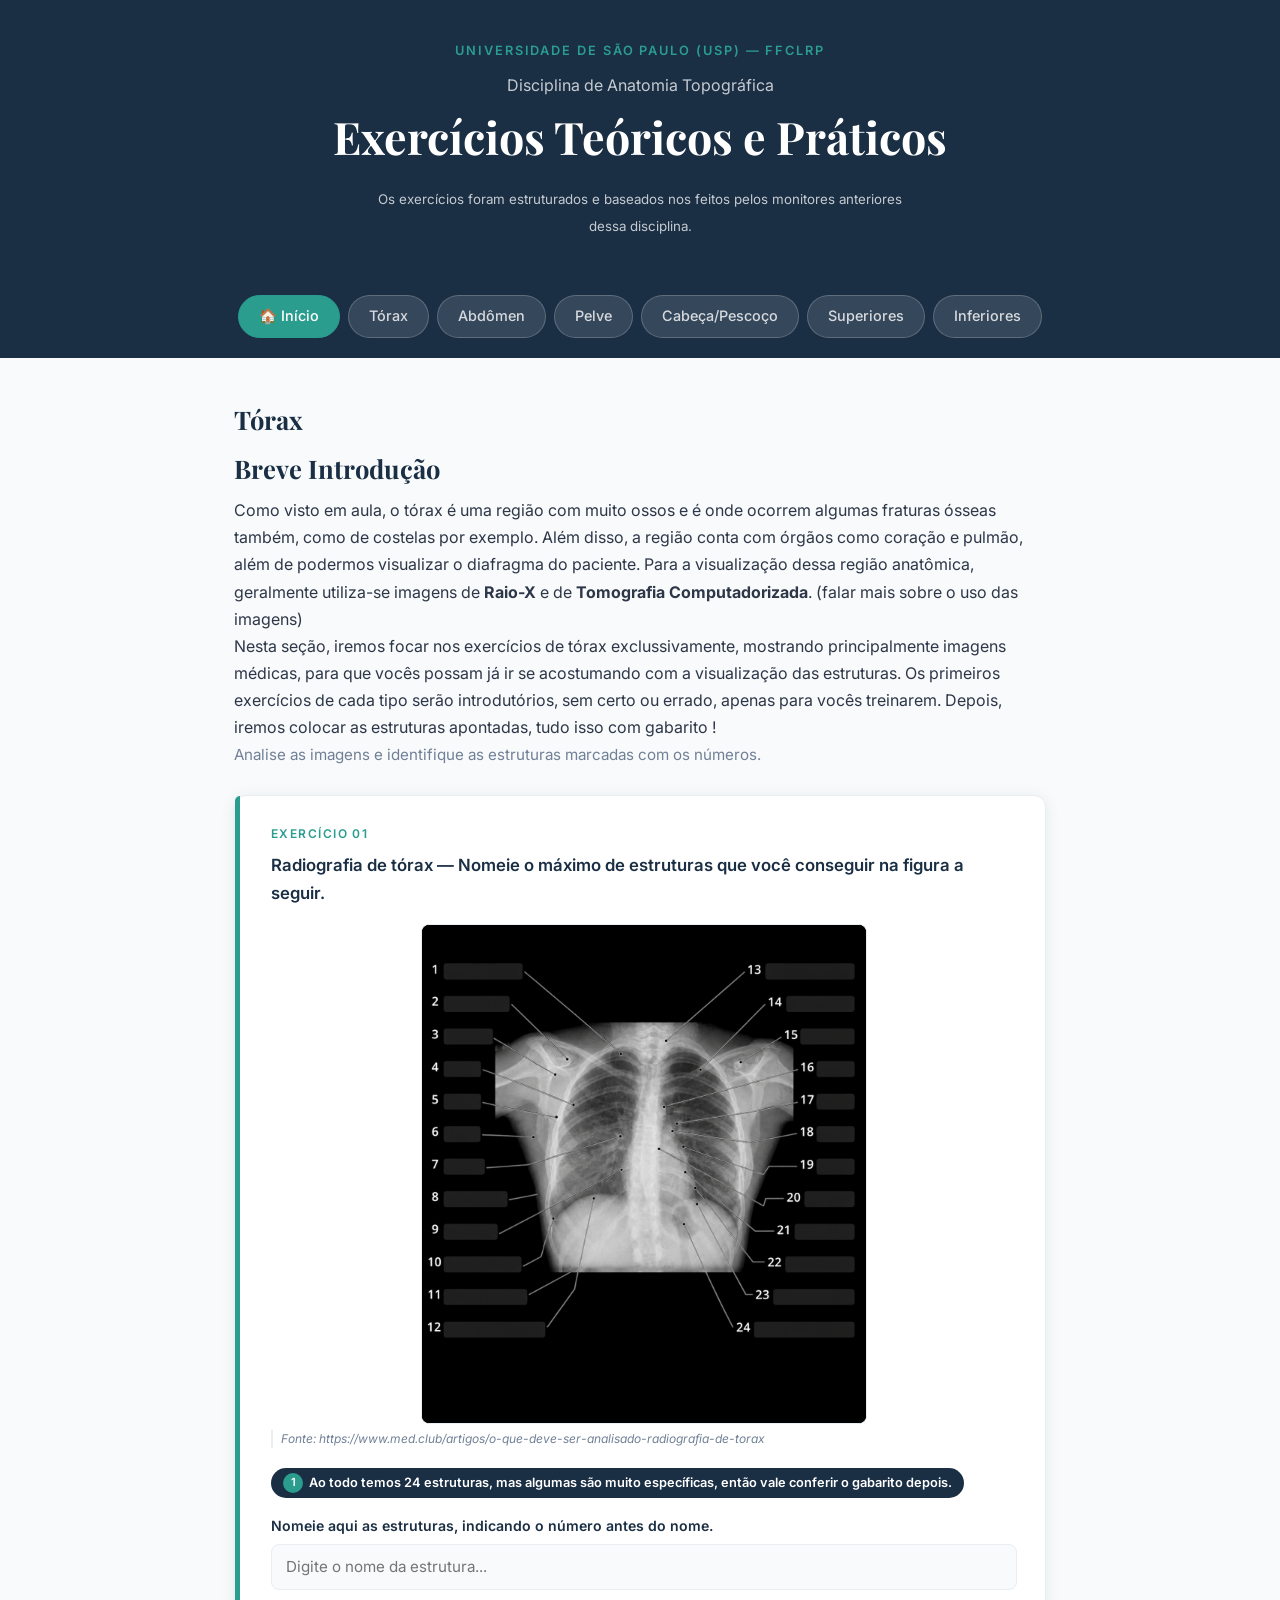
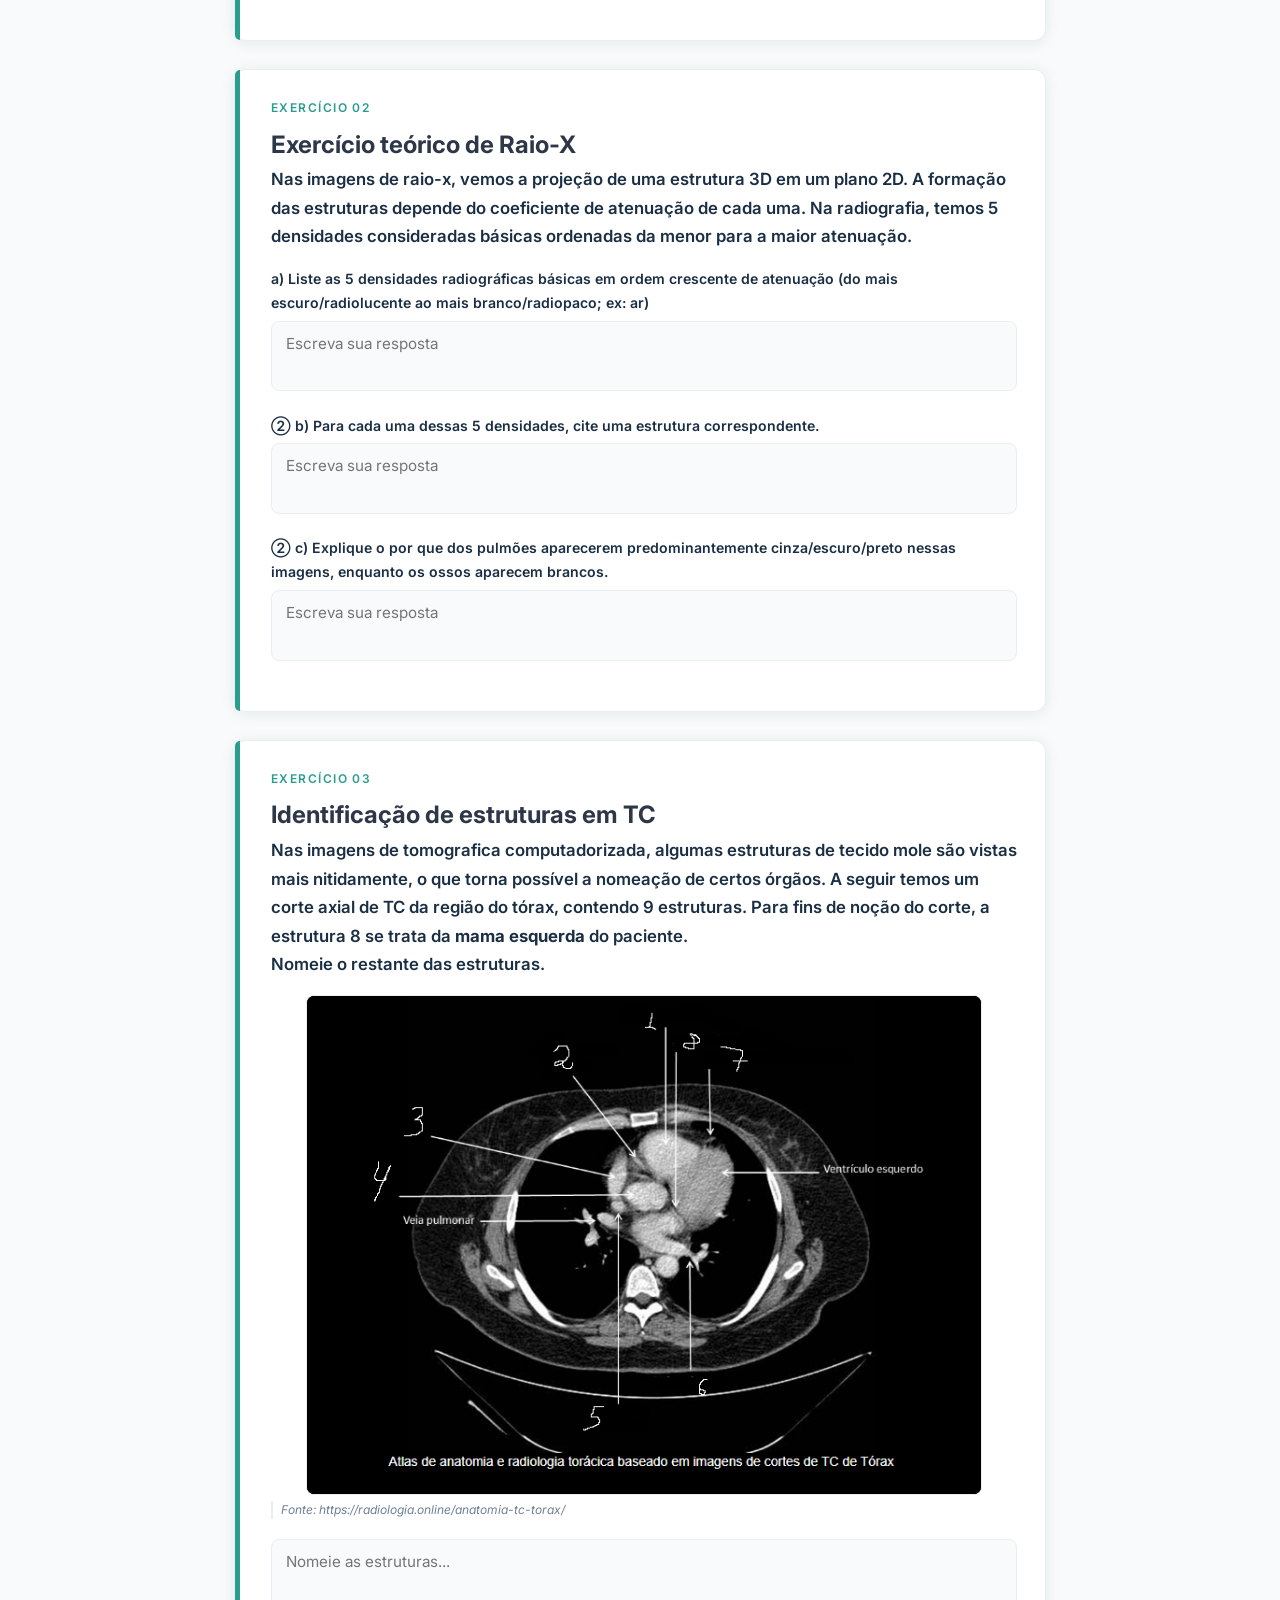
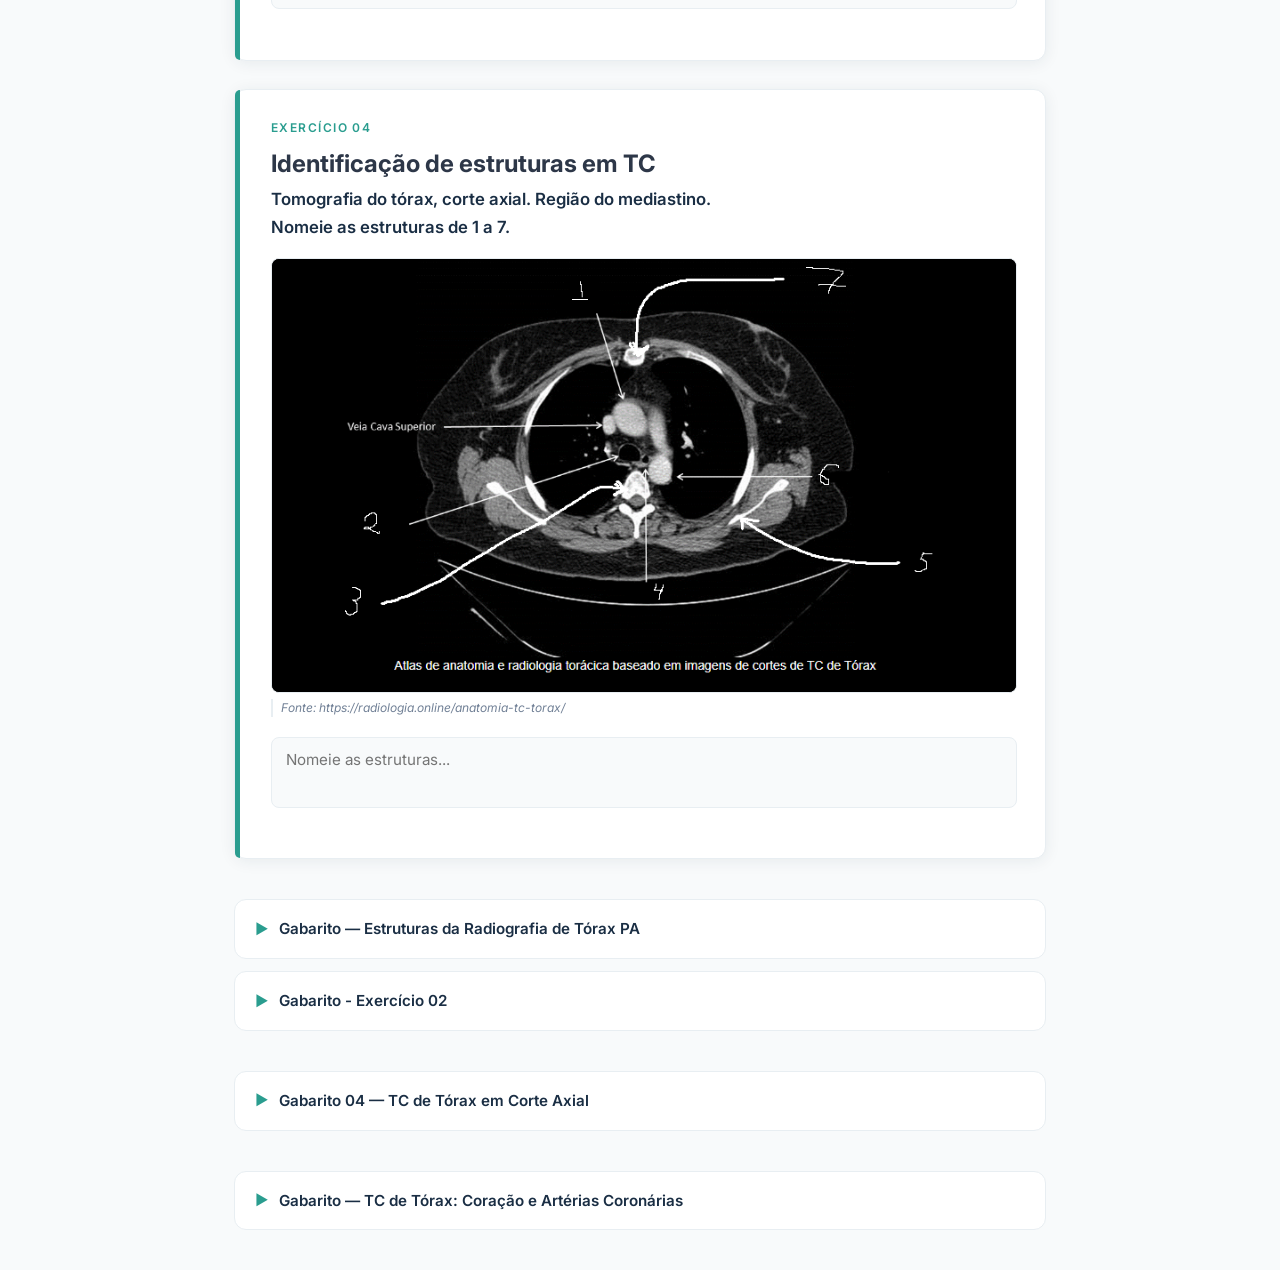
<file: torax/torax.html>
<!DOCTYPE html>
<html lang="pt-BR">
<head>
  <meta charset="UTF-8" />
  <meta name="viewport" content="width=device-width, initial-scale=1.0" />
  <link rel="shortcut icon" href="icone_anatomia.ico" type="image/x-icon">
  <title>Anatomia Topográfica — Exercícios</title>

  <!-- Fontes do Google Fonts (carregadas da internet) -->
  <link rel="preconnect" href="https://fonts.googleapis.com" />
  <link href="https://fonts.googleapis.com/css2?family=Inter:wght@400;500;600&family=Playfair+Display:wght@700&display=swap" rel="stylesheet" />
  <link rel="stylesheet" href="../estilo_site.css">
  
</head>


<body>
    <header>
    <div>
        <p class="disciplina">Universidade de São Paulo (USP) — FFCLRP </p>
    </div>
    <div>
        <p>Disciplina de Anatomia Topográfica</p>
    </div>
    <h1>Exercícios Teóricos e Práticos</h1>
    <p><small>Os exercícios foram estruturados e baseados nos feitos pelos monitores anteriores dessa disciplina.</small></p>
  </header>

  <!-- 
       NAVEGAÇÃO POR ABAS
       Cada botão mostra/esconde uma <section>
   -->
 <nav class="tabs-nav" role="tablist">
  <a class="ativa" href="../index.html">🏠 Início</a>
  <a href="torax.html"> Tórax</a>
  <a href="../abdome/abdome.html"> Abdômen</a>
  <a href="../pelve/pelve.html"> Pelve</a>
  <a href="../superiores/cab_pes.html">Cabeça/Pescoço</a>
  <a href="../superiores/sup.html">Superiores</a>
  <a href="../inferiores/inf.html">Inferiores</a>
 </nav>
    
    <main>
        </section>
        <!-- 
            SEÇÃO: TÓRAX
        -->
        <section id="torax" class="secao ativa">
        <h2 class="secao-titulo">Tórax</h2>
        <h3 class="secao-titulo">Breve Introdução</h3>
        <p>Como visto em aula, o tórax é uma região com muito ossos e é onde ocorrem algumas fraturas ósseas também, como de costelas por exemplo. Além disso, a região conta com órgãos como coração e pulmão, além de podermos visualizar o diafragma do paciente. Para a visualização dessa região anatômica, geralmente utiliza-se imagens de <strong>Raio-X</strong> e de <strong>Tomografia Computadorizada</strong>. (falar mais sobre o uso das imagens) <br> Nesta seção, iremos focar nos exercícios de tórax exclussivamente, mostrando principalmente imagens médicas, para que vocês possam já ir se acostumando com a visualização das estruturas. Os primeiros exercícios de cada tipo serão introdutórios, sem certo ou errado, apenas para vocês treinarem. Depois, iremos colocar as estruturas apontadas, tudo isso com gabarito !</p>
        <p class="secao-descricao">Analise as imagens e identifique as estruturas marcadas com os números.</p>

        <!-- EXERCÍCIO 1 -->
        <article class="exercicio">
            <p class="exercicio-numero">Exercício 01</p>
            <h3>Radiografia de tórax — Nomeie o máximo de estruturas que você conseguir na figura a seguir. </h3>

            <!--
            COMO USAR IMAGENS:
            Substitua o bloco .placeholder-imagem abaixo por uma tag <img>:
            <img src="imagens/torax_01.jpg" alt="Radiografia de tórax PA" class="exercicio-imagem" />
            O arquivo deve estar na pasta "imagens/" ao lado do index.html
            -->
            <figure class="exercicio-figura">
                <img src="img_torax/torax_nome(1).png" alt="imagem 1 torax">
                <figcaption>Fonte: https://www.med.club/artigos/o-que-deve-ser-analisado-radiografia-de-torax</figcaption>
            </figure>

            <!-- Badges indicando quantas estruturas identificar -->
            <div class="legenda-marcadores">
            <span class="marcador-badge"><span class="numero">1</span> Ao todo temos 24 estruturas, mas algumas são muito específicas, então vale conferir o gabarito depois.</span>
            </div>

            <!-- Campos de resposta -->
            <div class="campo-grupo">
            <label for="ex1-r1">Nomeie aqui as estruturas, indicando o número antes do nome.</label>

            <!-- Area de resposta aumenta conforme a resposta, diferente do input -->

            <textarea id="ex1-r1" placeholder="Digite o nome da estrutura..." rows="1"></textarea>
            </div>


           
        </article>

        <!-- EXERCÍCIO 2 -->
        <article class="exercicio">
            <p class="exercicio-numero">Exercício 02</p>
            <h2>Exercício teórico de Raio-X</h2>
            <h3>Nas imagens de raio-x, vemos a projeção de uma estrutura 3D em um plano 2D. A formação das estruturas depende do coeficiente de atenuação de cada uma. Na radiografia, temos 5 densidades consideradas básicas ordenadas da menor para a maior atenuação.</h3>


            <div class="campo-grupo">
            <label for="ex2-r1">a) Liste as 5 densidades radiográficas básicas em ordem crescente de atenuação (do mais escuro/radiolucente ao mais branco/radiopaco; ex: ar)</label>
            
            <textarea id="ex2-r1" placeholder="Escreva sua resposta" rows="2"></textarea>
            </div>

            <div class="campo-grupo">
            <label for="ex2-r2">② b) Para cada uma dessas 5 densidades, cite uma estrutura correspondente.</label>
            <textarea id="ex2-r2" rows="2" placeholder="Escreva sua resposta"></textarea>
            </div>

            <div class="campo-grupo">
            <label for="ex2-r3">② c) Explique o por que dos pulmões aparecerem predominantemente cinza/escuro/preto nessas imagens, enquanto os ossos aparecem brancos.</label>
            <textarea id="ex2-r3" rows="2" placeholder="Escreva sua resposta"></textarea>
            </div>

        </article>

        <article class="exercicio">
            <p class="exercicio-numero">Exercício 03</p>
            <h2>Identificação de estruturas em TC</h2>
            <h3>Nas imagens de tomografica computadorizada, algumas estruturas de tecido mole são vistas mais nitidamente, o que torna possível a nomeação de certos órgãos. A seguir temos um corte axial de TC da região do tórax, contendo 9 estruturas. Para fins de noção do corte, a estrutura 8 se trata da <strong>mama esquerda</strong> do paciente. <br> Nomeie o restante das estruturas.</h3>

            <figure class="exercicio-figura">
                <img src="../imagens_medicas/TC_torax_coracao_tampado.png" alt="imagem 2 torax">
                <figcaption>Fonte: https://radiologia.online/anatomia-tc-torax/</figcaption>
            </figure>

            <div class="campo-grupo">
            <textarea id="ex3-r1" placeholder="Nomeie as estruturas..." rows="2"></textarea>
            </div>
        </article>

        <article class="exercicio">
            <p class="exercicio-numero">Exercício 04</p>
            <h2>Identificação de estruturas em TC</h2>
            <h3>Tomografia do tórax, corte axial. Região do mediastino. <br> Nomeie as estruturas de 1 a 7.</h3>

            <figure class="exercicio-figura">
                <img src="../imagens_medicas/TC_axial_mediastino_tampado.png" alt="imagem 3 torax">
                <figcaption>Fonte: https://radiologia.online/anatomia-tc-torax/</figcaption>
            </figure>

            <div class="campo-grupo">
            <textarea id="ex4-r1" placeholder="Nomeie as estruturas..." rows="2"></textarea>
            </div>
        </article>
        </section>

        <!-- ==========================================
            GABARITO — RADIOGRAFIA DE TÓRAX PA
            24 estruturas numeradas
        =========================================== -->
        <section style="margin-top: 40px;">
        <details>
            <summary>
            <span class="seta-accordion">▶</span>
            Gabarito — Estruturas da Radiografia de Tórax PA
            </summary>

            <div class="gabarito-corpo">
            <p style="font-size: 0.85rem; color: var(--cor-texto-suave); margin-bottom: 16px;">
                Numerações conforme imagem de referência. Algumas estruturas
                aceitam nomenclatura alternativa.
            </p>

            <table class="gabarito-tabela">
                <thead>
                <tr>
                    <th class="col-num">#</th>
                    <th>Estrutura</th>
                    <th>Observação</th>
                </tr>
                </thead>
                <tbody>

                <tr>
                    <td class="col-num">1</td>
                    <td>
                    <span class="nome-estrutura">Partes moles cervicais</span>
                    <div class="descricao-estrutura">Tecidos moles do pescoço visíveis na borda superior da radiografia.</div>
                    </td>
                    <td>Incluem musculatura e tecido subcutâneo.</td>
                </tr>

                <tr>
                    <td class="col-num">2</td>
                    <td>
                    <span class="nome-estrutura">Clavícula direita</span>
                    <div class="descricao-estrutura">Osso longo horizontal da cintura escapular direita.</div>
                    </td>
                    <td>Referência para avaliar rotação do paciente.</td>
                </tr>

                <tr>
                    <td class="col-num">3</td>
                    <td>
                    <span class="nome-estrutura">Escápula direita</span>
                    <div class="descricao-estrutura">Osso plano da cintura escapular, sobreposto ao pulmão direito.</div>
                    </td>
                    <td>Pode ser confundida com lesão pulmonar.</td>
                </tr>

                <tr>
                    <td class="col-num">4</td>
                    <td>
                    <span class="nome-estrutura">Ápice do pulmão direito</span>
                    <div class="descricao-estrutura">Porção superior do pulmão direito, acima da primeira costela.</div>
                    </td>
                    <td>Região comum para tuberculose pulmonar.</td>
                </tr>

                <tr>
                    <td class="col-num">5</td>
                    <td>
                    <span class="nome-estrutura">Borda da veia cava superior</span>
                    <div class="descricao-estrutura">Forma o bordo direito superior do mediastino.</div>
                    </td>
                    <td>Alargamento indica dilatação ou massa adjacente.</td>
                </tr>

                <tr>
                    <td class="col-num">6</td>
                    <td>
                    <span class="nome-estrutura">Ramos da artéria pulmonar direita</span>
                    <div class="descricao-estrutura">Divisões da artéria pulmonar no hilo direito.</div>
                    </td>
                    <td>Hilo direito normalmente mais baixo que o esquerdo.</td>
                </tr>

                <tr>
                    <td class="col-num">7</td>
                    <td>
                    <span class="nome-estrutura">Borda do átrio direito</span>
                    <div class="descricao-estrutura">Forma o bordo cardíaco direito inferior.</div>
                    </td>
                    <td>Dilatação sugere sobrecarga de câmaras direitas.</td>
                </tr>

                <tr>
                    <td class="col-num">8</td>
                    <td>
                    <span class="nome-estrutura">Hemidiafragma direito</span>
                    <div class="descricao-estrutura">Cúpula diafragmática direita, normalmente mais elevada que a esquerda.</div>
                    </td>
                    <td>Mais alta por causa do fígado abaixo.</td>
                </tr>

                <tr>
                    <td class="col-num">9</td>
                    <td>
                    <span class="nome-estrutura">Ângulo costofrênico direito</span>
                    <div class="descricao-estrutura">Ângulo entre o diafragma direito e a parede torácica lateral.</div>
                    </td>
                    <td>Apagamento indica derrame pleural.</td>
                </tr>

                <tr>
                    <td class="col-num">10</td>
                    <td>
                    <span class="nome-estrutura">Ângulo cardiofrênico direito</span>
                    <div class="descricao-estrutura">Ângulo entre o coração e o hemidiafragma direito.</div>
                    </td>
                    <td>Pode conter gordura pericárdica.</td>
                </tr>

                <tr>
                    <td class="col-num">11</td>
                    <td>
                    <span class="nome-estrutura">Seio costofrênico posterior direito</span>
                    <div class="descricao-estrutura">Recessão pleural posterior projetada sobre o diafragma.</div>
                    </td>
                    <td>Visível na incidência em PA como sobreposição.</td>
                </tr>

                <tr>
                    <td class="col-num">12</td>
                    <td>
                    <span class="nome-estrutura">Dome hepático / Fígado</span>
                    <div class="descricao-estrutura">Borda superior do fígado visível abaixo do hemidiafragma direito.</div>
                    </td>
                    <td>Confirma posição do diafragma direito.</td>
                </tr>

                <tr>
                    <td class="col-num">13</td>
                    <td>
                    <span class="nome-estrutura">Traqueia</span>
                    <div class="descricao-estrutura">Estrutura tubular radiotransparente na linha média superior.</div>
                    </td>
                    <td>Visível pela coluna de ar interna.</td>
                </tr>

                <tr>
                    <td class="col-num">14</td>
                    <td>
                    <span class="nome-estrutura">Clavícula esquerda</span>
                    <div class="descricao-estrutura">Osso longo horizontal da cintura escapular esquerda.</div>
                    </td>
                    <td>Par com a clavícula direita — assimetria indica rotação.</td>
                </tr>

                <tr>
                    <td class="col-num">15</td>
                    <td>
                    <span class="nome-estrutura">Ápice do pulmão esquerdo</span>
                    <div class="descricao-estrutura">Porção superior do pulmão esquerdo.</div>
                    </td>
                    <td>Simétrico ao ápice direito em condições normais.</td>
                </tr>

                <tr>
                    <td class="col-num">16</td>
                    <td>
                    <span class="nome-estrutura">Botão aórtico</span>
                    <div class="descricao-estrutura">Projeção do arco aórtico na borda esquerda do mediastino superior.</div>
                    </td>
                    <td>Primeiro elemento da silhueta mediastinal esquerda.</td>
                </tr>

                <tr>
                    <td class="col-num">17</td>
                    <td>
                    <span class="nome-estrutura">Ramos da artéria pulmonar esquerda</span>
                    <div class="descricao-estrutura">Divisões da artéria pulmonar no hilo esquerdo.</div>
                    </td>
                    <td>O hilo esquerdo é normalmente mais alto que o direito.</td>
                </tr>

                <tr>
                    <td class="col-num">18</td>
                    <td>
                    <span class="nome-estrutura">Borda do tronco pulmonar</span>
                    <div class="descricao-estrutura">Segundo elemento da silhueta mediastinal esquerda.</div>
                    </td>
                    <td>Dilatação indica hipertensão pulmonar.</td>
                </tr>

                <tr>
                    <td class="col-num">19</td>
                    <td>
                    <span class="nome-estrutura">Borda do átrio esquerdo</span>
                    <div class="descricao-estrutura">Terceiro elemento da silhueta mediastinal esquerda.</div>
                    </td>
                    <td>Dilatação causa dupla imagem à direita do mediastino.</td>
                </tr>

                <tr>
                    <td class="col-num">20</td>
                    <td>
                    <span class="nome-estrutura">Aorta descendente</span>
                    <div class="descricao-estrutura">Porção descendente da aorta torácica, paravertebral esquerda.</div>
                    </td>
                    <td>Visível como linha opaca paralela à coluna vertebral.</td>
                </tr>

                <tr>
                    <td class="col-num">21</td>
                    <td>
                    <span class="nome-estrutura">Borda do ventrículo esquerdo</span>
                    <div class="descricao-estrutura">Quarto elemento da silhueta mediastinal esquerda, forma o ápice cardíaco.</div>
                    </td>
                    <td>Índice cardiotorácico normal: menor que 0,5.</td>
                </tr>

                <tr>
                    <td class="col-num">22</td>
                    <td>
                    <span class="nome-estrutura">Hemidiafragma esquerdo</span>
                    <div class="descricao-estrutura">Cúpula diafragmática esquerda, normalmente mais baixa que a direita.</div>
                    </td>
                    <td>Abaixo dela está o fundo gástrico.</td>
                </tr>

                <tr>
                    <td class="col-num">23</td>
                    <td>
                    <span class="nome-estrutura">Ângulo costofrênico esquerdo</span>
                    <div class="descricao-estrutura">Ângulo entre o diafragma esquerdo e a parede torácica lateral.</div>
                    </td>
                    <td>Apagamento indica derrame pleural esquerdo.</td>
                </tr>

                <tr>
                    <td class="col-num">24</td>
                    <td>
                    <span class="nome-estrutura">Bolha gástrica</span>
                    <div class="descricao-estrutura">Bolha de ar no fundo gástrico, abaixo do hemidiafragma esquerdo.</div>
                    </td>
                    <td>Sua presença confirma a posição do diafragma esquerdo.</td>
                </tr>

                </tbody>
            </table>
            </div>
        </details>

        <details>
            <summary>
                <span class="seta-accordion">▶</span>
                Gabarito - Exercício 02
            </summary>

            <div class="gabarito-corpo">
                <div class="gabarito-item">
                    <div class="gabarito-num">1</div>
                    <div class="gabarito-texto">
                        <p><strong>Item a</strong></p>
                        <p class="descricao">Ar (Air), Gordura (Fat), Tecido mole/Água (Soft tissue), Osso (Bone) e Metal</p>
                    </div>
                </div>
            </div>

            <hr class="gabarito-divider" />

                
            <div class="gabarito-corpo">
                <div class="gabarito-item">
                    <div class="gabarito-num">1</div>
                    <div class="gabarito-texto">
                        <p><strong>Item b</strong></p>
                        <p class="descricao">Ar: Parênquima pulmonar aerado, luz da traqueia; Gordura: Planos fasciais subpleurais ou subcutâneo; Tecido mole/Água: Coração, vasos mediastinais, diafragma, musculatura peitoral; Osso: Costelas, clavículas, esterno, corpos vertebrais</p>
                    </div>
                </div>
            </div>
        

        <hr class="gabarito-divider">

            <div class="gabarito-corpo">
                <div class="gabarito-item">
                    <div class="gabarito-num">1</div>
                    <div class="gabarito-texto">
                        <p><strong>Item c</strong></p>
                        <p class="descricao">O ar presente nos alvéolos pulmonares possui baixíssima densidade física, atenuando quase nada do feixe de raios-X (a radiação atinge livremente o detector, escurecendo-o). Já o tecido ósseo possui cálcio e maior densidade física, causando alta atenuação dos fótons (efeito fotoelétrico predominante), impedindo que a radiação atinja o detector e gerando uma sombra branca/radiopaca</p>
                    </div>
                </div>
            </div>
        </details>

        <section style="margin-top: 40px;">
  <details>
    <summary>
      <span class="seta-accordion">▶</span>
      Gabarito 04 — TC de Tórax em Corte Axial
    </summary>

    <div class="gabarito-corpo">
      <p style="font-size: 0.85rem; color: var(--cor-texto-suave); margin-bottom: 16px;">
        Corte axial ao nível do mediastino médio (T4–T5).
        A Veia Cava Superior já aparece identificada na imagem como referência.
      </p>

      <table class="gabarito-tabela">
        <thead>
          <tr>
            <th class="col-num">#</th>
            <th>Estrutura</th>
            <th>Observação</th>
          </tr>
        </thead>
        <tbody>

          <tr>
            <td class="col-num">1</td>
            <td>
              <span class="nome-estrutura">Aorta ascendente</span>
              <div class="descricao-estrutura">
                Porção inicial da aorta, saindo do ventrículo esquerdo.
                Aparece anterior e à direita da aorta descendente nesse corte.
              </div>
            </td>
            <td>Alta densidade após contraste — parede espessa e circular.</td>
          </tr>

          <tr>
            <td class="col-num">2</td>
            <td>
              <span class="nome-estrutura">Traqueia</span>
              <div class="descricao-estrutura">
                Estrutura aérea tubular na linha média posterior,
                identificada pela baixa densidade do ar em seu interior.
              </div>
            </td>
            <td>Aparece escura (anecoica) pela presença de ar.</td>
          </tr>

          <tr>
            <td class="col-num">3</td>
            <td>
              <span class="nome-estrutura">Vértebra torácica</span>
              <div class="descricao-estrutura">
                Corpo vertebral torácico, estrutura óssea posterior central.
                Alta densidade (branca) por ser tecido mineralizado.
              </div>
            </td>
            <td>Nesse nível, corresponde à região de T4–T5.</td>
          </tr>

          <tr>
            <td class="col-num">4</td>
            <td>
              <span class="nome-estrutura">Esôfago</span>
              <div class="descricao-estrutura">
                Estrutura tubular localizada posterior à traqueia
                e anterior ao corpo vertebral, levemente à esquerda da linha média.
              </div>
            </td>
            <td>Frequentemente colabado — aparece como pequena estrutura de partes moles.</td>
          </tr>

          <tr>
            <td class="col-num">5</td>
            <td>
              <span class="nome-estrutura">Escápula</span>
              <div class="descricao-estrutura">
                Osso
              </div>
            </td>
            <td>Alta densidade óssea — aparece em branco na TC.</td>
          </tr>

          <tr>
            <td class="col-num">6</td>
            <td>
              <span class="nome-estrutura">Aorta descendente</span>
              <div class="descricao-estrutura">
                Porção descendente da aorta torácica, localizada
                posterolateral esquerda, adjacente à coluna vertebral.
              </div>
            </td>
            <td>Par com a aorta ascendente — juntas formam o arco aórtico nesse nível.</td>
          </tr>

          <tr>
            <td class="col-num">7</td>
            <td>
              <span class="nome-estrutura">Esterno</span>
              <div class="descricao-estrutura">
                Osso plano anterior do tórax, na linha média.
                Nesse corte corresponde ao corpo do esterno.
              </div>
            </td>
            <td>Referência anterior importante para orientação do corte axial.</td>
          </tr>

        </tbody>
      </table>

        <p style="font-size: 0.8rem; color: var(--cor-texto-suave); margin-top: 16px;">
        <strong>Referência:</strong> Atlas de anatomia e radiologia torácica
        baseado em imagens de cortes de TC de Tórax.
            </p>
            </div>
        </details>

        <section style="margin-top: 40px;">
  <details>
    <summary>
      <span class="seta-accordion">▶</span>
      Gabarito — TC de Tórax: Coração e Artérias Coronárias
    </summary>

    <div class="gabarito-corpo">
      <p style="font-size: 0.85rem; color: var(--cor-texto-suave); margin-bottom: 16px;">
        Corte axial ao nível das câmaras cardíacas. O ventrículo esquerdo
        e a veia pulmonar já aparecem identificados na imagem como referência.
      </p>

      <table class="gabarito-tabela">
        <thead>
          <tr>
            <th class="col-num">#</th>
            <th>Estrutura</th>
            <th>Observação</th>
          </tr>
        </thead>
        <tbody>

          <tr>
            <td class="col-num">1</td>
            <td>
              <span class="nome-estrutura">Ventrículo direito</span>
              <div class="descricao-estrutura">
                Câmara cardíaca anterior direita, responsável pelo
                bombeamento do sangue para a circulação pulmonar.
              </div>
            </td>
            <td>Parede mais fina que o ventrículo esquerdo.</td>
          </tr>

          <tr>
            <td class="col-num">2</td>
            <td>
              <span class="nome-estrutura">Artéria coronária direita</span>
              <div class="descricao-estrutura">
                Ramo da aorta ascendente que irriga o ventrículo direito,
                átrio direito e parte inferior do ventrículo esquerdo.
              </div>
            </td>
            <td>Visível no sulco atrioventricular direito após contraste.</td>
          </tr>

          <tr>
            <td class="col-num">3</td>
            <td>
              <span class="nome-estrutura">Átrio direito</span>
              <div class="descricao-estrutura">
                Câmara cardíaca posterolateral direita, recebe o sangue
                venoso das veias cavas superior e inferior.
              </div>
            </td>
            <td>Forma o bordo cardíaco direito na radiografia PA.</td>
          </tr>

          <tr>
            <td class="col-num">4</td>
            <td>
              <span class="nome-estrutura">Aorta ascendente</span>
              <div class="descricao-estrutura">
                Porção inicial da aorta, saindo do ventrículo esquerdo
                anteriormente e à direita no mediastino.
              </div>
            </td>
            <td>Alta densidade após contraste — lúmen bem delimitado.</td>
          </tr>

          <tr>
            <td class="col-num">5</td>
            <td>
              <span class="nome-estrutura">Veia cava superior</span>
              <div class="descricao-estrutura">
                Drena o sangue venoso da metade superior do corpo
                para o átrio direito.
              </div>
            </td>
            <td>Localizada anterior e à direita da traqueia.</td>
          </tr>

          <tr>
            <td class="col-num">6</td>
            <td>
              <span class="nome-estrutura">Veia pulmonar</span>
              <div class="descricao-estrutura">
                Retorna o sangue oxigenado dos pulmões para o átrio esquerdo.
                Nesse corte corresponde à veia pulmonar inferior.
              </div>
            </td>
            <td>Única veia do sistema pulmonar que conduz sangue oxigenado.</td>
          </tr>

          <tr>
            <td class="col-num">7</td>
            <td>
              <span class="nome-estrutura">Artéria circunflexa</span>
              <div class="descricao-estrutura">
                Ramo da artéria coronária esquerda, percorre o sulco
                atrioventricular esquerdo irrigando a parede lateral
                do ventrículo esquerdo.
              </div>
            </td>
            <td>Origina-se junto com a artéria descendente anterior.</td>
          </tr>

          <tr>
            <td class="col-num">8</td>
            <td>
              <span class="nome-estrutura">Artéria descendente anterior</span>
              <div class="descricao-estrutura">
                Também chamada de artéria interventricular anterior (AIA).
                Irriga a parede anterior do ventrículo esquerdo e o septo
                interventricular. É a artéria coronária mais importante
                clinicamente.
              </div>
            </td>
            <td>Conhecida como "artéria da morte súbita" por sua importância clínica.</td>
          </tr>

        </tbody>
      </table>

      <p style="font-size: 0.8rem; color: var(--cor-texto-suave); margin-top: 16px;">
        <strong>Referência:</strong> Atlas de anatomia e radiologia torácica
        baseado em imagens de cortes de TC de Tórax.
      </p>
        </div>
        </details>



        </section>


    </main>
</body>
</file>
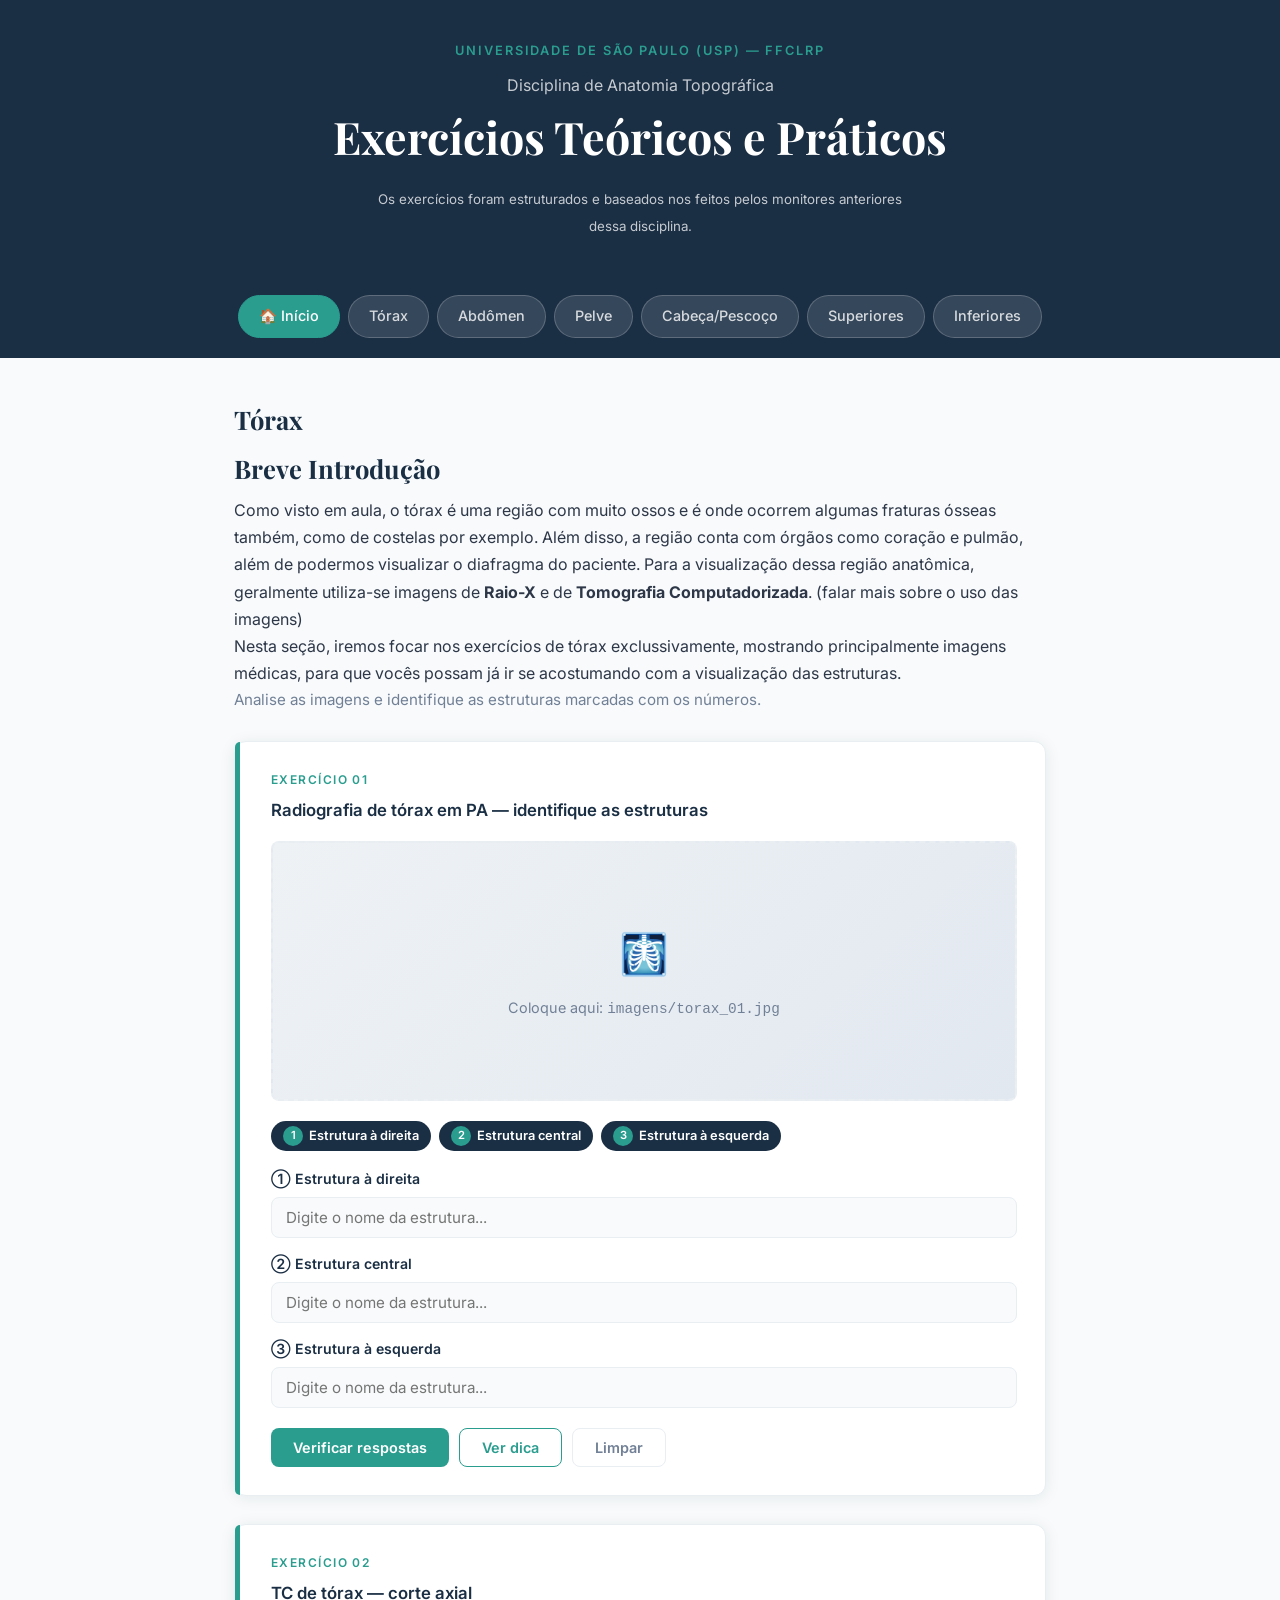
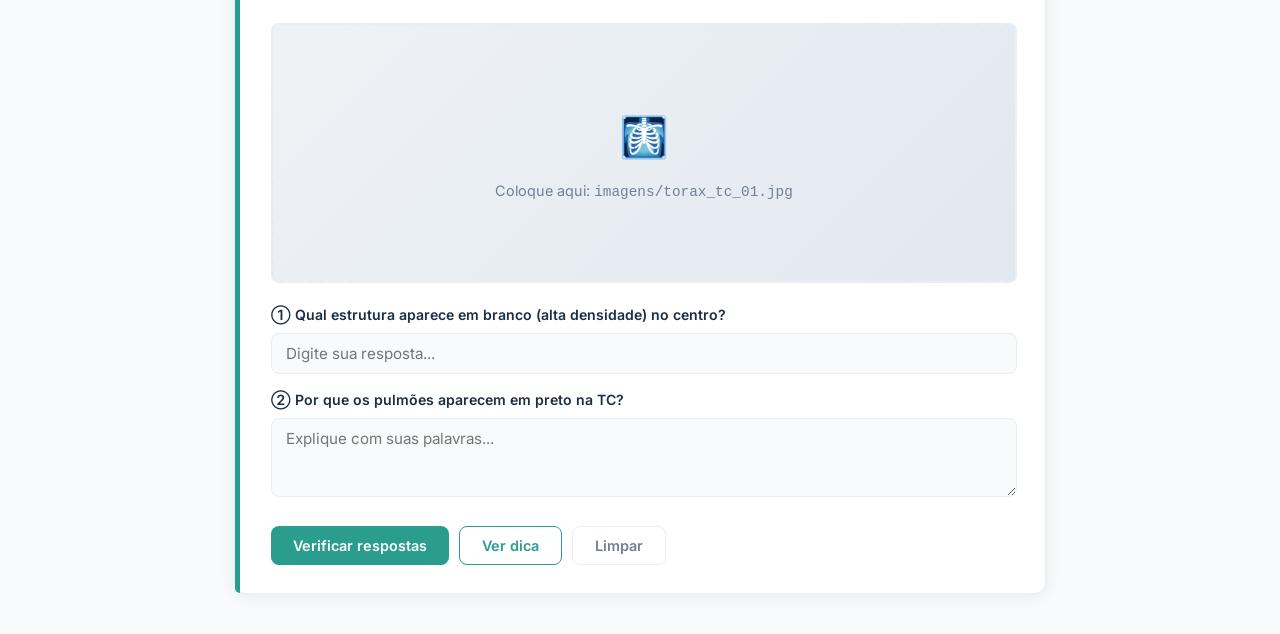
<file: site anatomia/torax/torax.html>
<!DOCTYPE html>
<html lang="pt-BR">
<head>
  <meta charset="UTF-8" />
  <meta name="viewport" content="width=device-width, initial-scale=1.0" />
  <link rel="shortcut icon" href="icone_anatomia.ico" type="image/x-icon">
  <title>Anatomia Topográfica — Exercícios</title>

  <!-- Fontes do Google Fonts (carregadas da internet) -->
  <link rel="preconnect" href="https://fonts.googleapis.com" />
  <link href="https://fonts.googleapis.com/css2?family=Inter:wght@400;500;600&family=Playfair+Display:wght@700&display=swap" rel="stylesheet" />
  <link rel="stylesheet" href="../estilo_site.css">
  
</head>


<body>
    <header>
    <div>
        <p class="disciplina">Universidade de São Paulo (USP) — FFCLRP </p>
    </div>
    <div>
        <p>Disciplina de Anatomia Topográfica</p>
    </div>
    <h1>Exercícios Teóricos e Práticos</h1>
    <p><small>Os exercícios foram estruturados e baseados nos feitos pelos monitores anteriores dessa disciplina.</small></p>
  </header>

  <!-- 
       NAVEGAÇÃO POR ABAS
       Cada botão mostra/esconde uma <section>
   -->
 <nav class="tabs-nav" role="tablist">
  <a class="ativa" href="../index.html">🏠 Início</a>
  <a href="torax.html"> Tórax</a>
  <a href="../abdome/abdome.html"> Abdômen</a>
  <a href="../pelve/pelve.html"> Pelve</a>
  <a href="../superiores/cab_pes.html">Cabeça/Pescoço</a>
  <a href="../superiores/sup.html">Superiores</a>
  <a href="../inferiores/inf.html">Inferiores</a>
 </nav>
    
    <main>
        </section>
        <!-- 
            SEÇÃO: TÓRAX
        -->
        <section id="torax" class="secao ativa">
        <h2 class="secao-titulo">Tórax</h2>
        <h3 class="secao-titulo">Breve Introdução</h3>
        <p>Como visto em aula, o tórax é uma região com muito ossos e é onde ocorrem algumas fraturas ósseas também, como de costelas por exemplo. Além disso, a região conta com órgãos como coração e pulmão, além de podermos visualizar o diafragma do paciente. Para a visualização dessa região anatômica, geralmente utiliza-se imagens de <strong>Raio-X</strong> e de <strong>Tomografia Computadorizada</strong>. (falar mais sobre o uso das imagens) <br> Nesta seção, iremos focar nos exercícios de tórax exclussivamente, mostrando principalmente imagens médicas, para que vocês possam já ir se acostumando com a visualização das estruturas.</p>
        <p class="secao-descricao">Analise as imagens e identifique as estruturas marcadas com os números.</p>

        <!-- EXERCÍCIO 1 -->
        <article class="exercicio">
            <p class="exercicio-numero">Exercício 01</p>
            <h3>Radiografia de tórax em PA — identifique as estruturas</h3>

            <!--
            COMO USAR IMAGENS:
            Substitua o bloco .placeholder-imagem abaixo por uma tag <img>:
            <img src="imagens/torax_01.jpg" alt="Radiografia de tórax PA" class="exercicio-imagem" />
            O arquivo deve estar na pasta "imagens/" ao lado do index.html
            -->
            <div class="placeholder-imagem">
            <span>🩻</span>
            <p>Coloque aqui: <code>imagens/torax_01.jpg</code></p>
            </div>

            <!-- Badges indicando quantas estruturas identificar -->
            <div class="legenda-marcadores">
            <span class="marcador-badge"><span class="numero">1</span> Estrutura à direita</span>
            <span class="marcador-badge"><span class="numero">2</span> Estrutura central</span>
            <span class="marcador-badge"><span class="numero">3</span> Estrutura à esquerda</span>
            </div>

            <!-- Campos de resposta -->
            <div class="campo-grupo">
            <label for="ex1-r1">① Estrutura à direita</label>
            <input type="text" id="ex1-r1" placeholder="Digite o nome da estrutura..." />
            </div>

            <div class="campo-grupo">
            <label for="ex1-r2">② Estrutura central</label>
            <input type="text" id="ex1-r2" placeholder="Digite o nome da estrutura..." />
            </div>

            <div class="campo-grupo">
            <label for="ex1-r3">③ Estrutura à esquerda</label>
            <input type="text" id="ex1-r3" placeholder="Digite o nome da estrutura..." />
            </div>

            <!-- Botões -->
            <div class="botoes">
            <button class="btn btn-principal" onclick="verificarEx1()">Verificar respostas</button>
            <button class="btn btn-secundario" onclick="mostrarDica('dica-ex1')">Ver dica</button>
            <button class="btn btn-limpar" onclick="limparExercicio('ex1-r1','ex1-r2','ex1-r3','feedback-ex1','dica-ex1')">Limpar</button>
            </div>

            <!-- Feedback (aparece após verificar) -->
            <div id="feedback-ex1" class="feedback"></div>

            <!-- Dica (aparece ao clicar em "Ver dica") -->
            <div id="dica-ex1" class="dica">
            <strong>💡 Dica</strong>
            Observe a posição relativa à coluna vertebral. O mediastino divide o tórax em compartimentos. O pulmão direito tende a ser ligeiramente maior que o esquerdo por conta da posição do coração.
            </div>
        </article>

        <!-- EXERCÍCIO 2 -->
        <article class="exercicio">
            <p class="exercicio-numero">Exercício 02</p>
            <h3>TC de tórax — corte axial</h3>

            <div class="placeholder-imagem">
            <span>🩻</span>
            <p>Coloque aqui: <code>imagens/torax_tc_01.jpg</code></p>
            </div>

            <div class="campo-grupo">
            <label for="ex2-r1">① Qual estrutura aparece em branco (alta densidade) no centro?</label>
            <input type="text" id="ex2-r1" placeholder="Digite sua resposta..." />
            </div>

            <div class="campo-grupo">
            <label for="ex2-r2">② Por que os pulmões aparecem em preto na TC?</label>
            <textarea id="ex2-r2" rows="3" placeholder="Explique com suas palavras..."></textarea>
            </div>

            <div class="botoes">
            <button class="btn btn-principal" onclick="verificarEx2()">Verificar respostas</button>
            <button class="btn btn-secundario" onclick="mostrarDica('dica-ex2')">Ver dica</button>
            <button class="btn btn-limpar" onclick="limparExercicio('ex2-r1','ex2-r2','feedback-ex2','dica-ex2')">Limpar</button>
            </div>

            <div id="feedback-ex2" class="feedback"></div>

            <div id="dica-ex2" class="dica">
            <strong>💡 Dica</strong>
            Na TC, a escala de cinza representa a densidade do tecido (Unidades Hounsfield). O ar tem densidade muito baixa (≈ −1000 UH). O osso tem densidade muito alta (≈ +700 UH). Onde se encaixam os pulmões nessa escala?
            </div>
        </article>
        </section>
    </main>
</body>
</file>
<file: estilo_site.css>
/* =============================================
    VARIÁVEIS DE COR E TIPOGRAFIA
    Centralizadas aqui: para mudar a paleta do
    site inteiro, só mude estes valores.
============================================= */
:root {
    --cor-fundo:       #F8FAFB;
    --cor-fundo-card:  #FFFFFF;
    --cor-primaria:    #1A2E44;   /* azul escuro — títulos, header */
    --cor-acento:      #2A9D8F;   /* teal — botões, destaques */
    --cor-acento-claro:#E6F4F2;   /* teal bem claro — fundo de dica */
    --cor-borda:       #E8EEF2;
    --cor-texto:       #2D3748;
    --cor-texto-suave: #718096;
    --cor-erro:        #E53E3E;
    --cor-sucesso:     #38A169;
    --fonte-titulo:    'Playfair Display', Georgia, serif;
    --fonte-corpo:     'Inter', system-ui, sans-serif;
    --raio:            12px;
    --sombra:          0 2px 16px rgba(26, 46, 68, 0.08);
}

/* =============================================
    RESET BÁSICO
    Remove margens e paddings padrão do navegador
============================================= */
*, *::before, *::after {
    box-sizing: border-box;
    margin: 0;
    padding: 0;
}

body {
    font-family: var(--fonte-corpo);
    background-color: var(--cor-fundo);
    color: var(--cor-texto);
    line-height: 1.7;
}

/* =============================================
    CABEÇALHO (HEADER)
============================================= */
header {
    background-color: var(--cor-primaria);
    color: white;
    padding: 40px 24px 36px;
    text-align: center;
}

header .disciplina {
    font-size: 0.8rem;
    font-weight: 600;
    letter-spacing: 0.15em;
    text-transform: uppercase;
    color: var(--cor-acento);        /* teal no fundo escuro */
    margin-bottom: 10px;
}

header h1 {
    font-family: var(--fonte-titulo);
    font-size: clamp(1.8rem, 4vw, 2.8rem); /* tamanho responsivo */
    font-weight: 700;
    margin-bottom: 10px;
}

header p {
    font-size: 1rem;
    color: rgba(255,255,255,0.75);
    max-width: 540px;
    margin: 0 auto;
}

/* =============================================
    NAVEGAÇÃO POR ABAS (TABS)
    Cada aba leva para uma seção da página
============================================= */
.tabs-nav {
    display: flex;
    justify-content: center;
    gap: 8px;
    padding: 20px 24px;
    background-color: var(--cor-primaria);
    flex-wrap: wrap;
}

/* Agora estiliza tanto <button> quanto <a> — visual idêntico */
.tabs-nav button,
.tabs-nav a {
  background: rgba(255,255,255,0.12);
  color: rgba(255,255,255,0.8);
  border: 1px solid rgba(255,255,255,0.2);
  padding: 8px 20px;
  border-radius: 100px;
  font-family: var(--fonte-corpo);
  font-size: 0.9rem;
  font-weight: 500;
  cursor: pointer;
  transition: all 0.2s;

  /* Estas duas linhas são importantes para o <a>:      */
  text-decoration: none;   /* remove o sublinhado padrão */
  display: inline-block;   /* faz o <a> se comportar como bloco */
}

.tabs-nav button:hover,
.tabs-nav a:hover {
  background: rgba(255,255,255,0.2);
  color: white;
}

.tabs-nav button.ativa,
.tabs-nav a.ativa {
  background: var(--cor-acento);
  border-color: var(--cor-acento);
  color: white;
}

/* =============================================
    CONTEÚDO PRINCIPAL
============================================= */
main {
    max-width: 860px;
    margin: 40px auto;
    padding: 0 24px;
}

/* Cada seção/aba de conteúdo */
.secao {
    display: none;           /* escondida por padrão */
    animation: fadeIn 0.3s ease;
}

.secao.ativa {
    display: block;          /* exibida quando ativa */
}

@keyframes fadeIn {
    from { opacity: 0; transform: translateY(8px); }
    to   { opacity: 1; transform: translateY(0); }
}

/* Título de cada seção */
.secao-titulo {
    font-family: var(--fonte-titulo);
    font-size: 1.6rem;
    color: var(--cor-primaria);
    margin-bottom: 6px;
}

.secao-descricao {
    color: var(--cor-texto-suave);
    font-size: 0.95rem;
    margin-bottom: 28px;
}

/* =============================================
    CARD DE EXERCÍCIO
    O marcador lateral colorido é a assinatura
    visual do design — como um atlas anatômico
============================================= */
.exercicio {
    background: var(--cor-fundo-card);
    border-radius: var(--raio);
    box-shadow: var(--sombra);
    padding: 28px 28px 28px 36px;  /* padding-left maior por causa da barra */
    margin-bottom: 28px;
    position: relative;            /* necessário para a barra lateral */
    border: 1px solid var(--cor-borda);
}

/* Barra lateral colorida — a assinatura visual */
.exercicio::before {
    content: '';
    position: absolute;
    left: 0;
    top: 0;
    bottom: 0;
    width: 5px;
    background: var(--cor-acento);
    border-radius: var(--raio) 0 0 var(--raio);
}

.exercicio-numero {
    font-size: 0.75rem;
    font-weight: 600;
    letter-spacing: 0.12em;
    text-transform: uppercase;
    color: var(--cor-acento);
    margin-bottom: 6px;
}

.exercicio h3 {
    font-size: 1.05rem;
    font-weight: 600;
    color: var(--cor-primaria);
    margin-bottom: 16px;
}

/* =============================================
    IMAGEM DO EXERCÍCIO
============================================= */
.exercicio-figura {
  margin: 0 0 20px 0;
  display: flex;
  flex-direction: column;
  align-items: center;    /* centraliza a imagem */
}

.exercicio-figura img {
  width: auto;            /* não estica horizontalmente */
  max-width: 100%;        /* nunca passa da largura do card */
  max-height: 500px;      /* limite vertical — ajuste conforme preferir */
  object-fit: contain;
  border-radius: 8px;
  border: 1px solid var(--cor-borda);
  display: block;
  background: #0a0a0a;    /* fundo escuro para radiografias */
}

.exercicio-figura figcaption {
  font-size: 0.75rem;
  color: var(--cor-texto-suave);
  margin-top: 6px;
  font-style: italic;
  border-left: 2px solid var(--cor-borda);
  padding-left: 8px;
  align-self: flex-start;  /* referência alinhada à esquerda */
  line-height: 1.5;
}

/* =============================================
    CAMPOS DE RESPOSTA
============================================= */
.campo-grupo {
    margin-bottom: 14px;
}

.campo-grupo label {
    display: block;
    font-size: 0.88rem;
    font-weight: 600;
    color: var(--cor-primaria);
    margin-bottom: 6px;
}

.campo-grupo input[type="text"],
.campo-grupo textarea {
    width: 100%;
    padding: 10px 14px;
    border: 1.5px solid var(--cor-borda);
    border-radius: 8px;
    font-family: var(--fonte-corpo);
    font-size: 0.95rem;
    color: var(--cor-texto);
    background: var(--cor-fundo);
    transition: border-color 0.2s, box-shadow 0.2s;
    resize: vertical;
}

/* Efeito ao clicar no campo */
.campo-grupo input[type="text"]:focus,
.campo-grupo textarea:focus {
    outline: none;
    border-color: var(--cor-acento);
    box-shadow: 0 0 0 3px rgba(42, 157, 143, 0.15);
}

.campo-grupo textarea {
  width: 100%;
  padding: 10px 14px;
  border: 1.5px solid var(--cor-borda);
  border-radius: 8px;
  font-family: var(--fonte-corpo);
  font-size: 0.95rem;
  color: var(--cor-texto);
  background: var(--cor-fundo);
  transition: border-color 0.2s, box-shadow 0.2s;

  resize: none;          /* ← remove a alça de redimensionar manual */
  overflow: hidden;      /* ← esconde a barra de rolagem enquanto expande */
  min-height: 42px;      /* ← altura mínima — equivale a uma linha */
  line-height: 1.6;      /* ← espaçamento entre linhas consistente */
}

/* =============================================
    BOTÕES
============================================= */
.botoes {
    display: flex;
    gap: 10px;
    margin-top: 20px;
    flex-wrap: wrap;
}

.btn {
    padding: 10px 22px;
    border-radius: 8px;
    font-family: var(--fonte-corpo);
    font-size: 0.9rem;
    font-weight: 600;
    cursor: pointer;
    border: none;
    transition: all 0.2s;
}

/* Botão principal — verificar resposta */
.btn-principal {
    background: var(--cor-acento);
    color: white;
}

.btn-principal:hover {
    background: #21867A;
    transform: translateY(-1px);   /* leve "salto" ao hover */
}

/* Botão secundário — ver dica */
.btn-secundario {
    background: transparent;
    color: var(--cor-acento);
    border: 1.5px solid var(--cor-acento);
}

.btn-secundario:hover {
    background: var(--cor-acento-claro);
}

/* Botão limpar */
.btn-limpar {
    background: transparent;
    color: var(--cor-texto-suave);
    border: 1.5px solid var(--cor-borda);
}

.btn-limpar:hover {
    background: var(--cor-borda);
}

/* =============================================
    FEEDBACK (CORRETO / ERRADO)
============================================= */
.feedback {
    display: none;              /* invisível até o aluno verificar */
    margin-top: 16px;
    padding: 14px 16px;
    border-radius: 8px;
    font-size: 0.92rem;
    animation: fadeIn 0.3s ease;
}

.feedback.correto {
    background: #F0FFF4;
    border: 1px solid #9AE6B4;
    color: #276749;
}

.feedback.errado {
    background: #FFF5F5;
    border: 1px solid #FEB2B2;
    color: #9B2C2C;
}

.feedback.visivel {
    display: block;
}

/* =============================================
    CAIXA DE DICA
============================================= */
.dica {
    display: none;
    margin-top: 14px;
    padding: 14px 16px;
    background: var(--cor-acento-claro);
    border-left: 4px solid var(--cor-acento);
    border-radius: 0 8px 8px 0;
    font-size: 0.9rem;
    color: #1A5C56;
    animation: fadeIn 0.3s ease;
}

.dica.visivel {
    display: block;
}

.dica strong {
    display: block;
    margin-bottom: 4px;
    font-weight: 600;
}

/* =============================================
    LEGENDA DE MARCADORES NA IMAGEM
============================================= */
.legenda-marcadores {
    display: flex;
    flex-wrap: wrap;
    gap: 8px;
    margin-bottom: 16px;
}

.marcador-badge {
    display: inline-flex;
    align-items: center;
    gap: 6px;
    background: var(--cor-primaria);
    color: white;
    font-size: 0.8rem;
    font-weight: 600;
    padding: 4px 12px;
    border-radius: 100px;
}

.marcador-badge .numero {
    background: var(--cor-acento);
    width: 20px;
    height: 20px;
    border-radius: 50%;
    display: flex;
    align-items: center;
    justify-content: center;
    font-size: 0.7rem;
}

/* =============================================
    RODAPÉ
============================================= */
footer {
    text-align: center;
    padding: 32px 24px;
    color: var(--cor-texto-suave);
    font-size: 0.85rem;
    border-top: 1px solid var(--cor-borda);
    margin-top: 40px;
}

/* =============================================
    RESPONSIVIDADE MOBILE
============================================= */
@media (max-width: 600px) {
    .exercicio {
    padding: 20px 16px 20px 24px;
    }

    .botoes {
    flex-direction: column;
    }

    .btn {
    width: 100%;
    text-align: center;
    }
}

/* =============================================
   ACCORDION DE GABARITO
   Usa a tag nativa <details> do HTML —
   sem JavaScript, funciona sozinha.
============================================= */

details {
  border: 1.5px solid var(--cor-borda);
  border-radius: var(--raio);
  overflow: hidden;             /* esconde o conteúdo quando fechado */
  background: var(--cor-fundo-card);
  margin-bottom: 12px;
}

/* O <summary> é o cabeçalho clicável */
summary {
  display: flex;
  align-items: center;
  gap: 10px;
  padding: 16px 20px;
  cursor: pointer;              /* muda o cursor para "mãozinha" */
  font-family: var(--fonte-corpo);
  font-size: 0.95rem;
  font-weight: 600;
  color: var(--cor-primaria);
  list-style: none;             /* remove o triângulo padrão do navegador */
  user-select: none;            /* impede selecionar o texto ao clicar */
  transition: background 0.2s;
}

/* Remove o triângulo padrão no Firefox e Safari */
summary::-webkit-details-marker { display: none; }

summary:hover {
  background: var(--cor-acento-claro);
}

/* Quando o <details> está aberto, estiliza o cabeçalho */
details[open] summary {
  border-bottom: 1.5px solid var(--cor-borda);
  background: var(--cor-acento-claro);
}

/* A seta gira 90° quando o accordion abre */
.seta-accordion {
  display: inline-block;
  font-style: normal;
  font-size: 0.9rem;
  color: var(--cor-acento);
  transition: transform 0.2s;
  flex-shrink: 0;
}

details[open] .seta-accordion {
  transform: rotate(90deg);     /* gira a seta quando aberto */
}

/* Corpo do gabarito — aparece quando abre */
.gabarito-corpo {
  padding: 20px 24px;
  display: flex;
  flex-direction: column;
  gap: 16px;
}

/* Cada item de resposta */
.gabarito-item {
  display: flex;
  gap: 14px;
  align-items: flex-start;
}

/* Número circular verde */
.gabarito-num {
  width: 28px;
  height: 28px;
  border-radius: 50%;
  background: #F0FFF4;          /* verde bem claro */
  border: 1.5px solid #9AE6B4;
  color: #276749;
  font-size: 0.8rem;
  font-weight: 700;
  display: flex;
  align-items: center;
  justify-content: center;
  flex-shrink: 0;
  margin-top: 2px;
}

/* Texto da resposta */
.gabarito-texto p {
  margin: 0 0 4px;
  font-size: 0.95rem;
  color: var(--cor-texto);
}

.gabarito-texto .descricao {
  font-size: 0.88rem;
  color: var(--cor-texto-suave);
  line-height: 1.6;
}

/* Linha divisória entre respostas */
.gabarito-divider {
  border: none;
  border-top: 1px solid var(--cor-borda);
  margin: 0;
}

/* 
   TABELA DE GABARITO
   Para quando tem muitas respostas
 */
.gabarito-tabela {
  width: 100%;
  border-collapse: collapse;   /* remove espaço entre células */
  font-size: 0.88rem;
}

.gabarito-tabela thead tr {
  background: var(--cor-acento-claro);
}

.gabarito-tabela th {
  padding: 8px 12px;
  text-align: left;
  font-weight: 600;
  color: var(--cor-primaria);
  font-size: 0.8rem;
  text-transform: uppercase;
  letter-spacing: 0.06em;
}

.gabarito-tabela td {
  padding: 8px 12px;
  vertical-align: top;
  color: var(--cor-texto);
  border-bottom: 1px solid var(--cor-borda);
  line-height: 1.5;
}

/* Coluna do número — estreita e centralizada */
.gabarito-tabela .col-num {
  width: 40px;
  text-align: center;
  font-weight: 700;
  color: var(--cor-acento);
}

/* Zebrado — linhas alternadas levemente coloridas */
.gabarito-tabela tbody tr:nth-child(even) {
  background: var(--cor-fundo);
}

.gabarito-tabela tbody tr:last-child td {
  border-bottom: none;
}

/* Nome da estrutura em destaque */
.gabarito-tabela .nome-estrutura {
  font-weight: 600;
  color: var(--cor-primaria);
}

/* Descrição complementar abaixo do nome */
.gabarito-tabela .descricao-estrutura {
  font-size: 0.82rem;
  color: var(--cor-texto-suave);
  margin-top: 2px;
}

/*Indicador de Progresso*/

.progresso {
  font-size: 0.85rem;
  font-weight: 600;
  padding: 6px 14px;
  border-radius: 100px;
  border: 1.5px solid var(--cor-borda);
}

.progresso.vazio {
  color: var(--cor-texto-suave);
  background: var(--cor-fundo);
}

.progresso.parcial {
  color: #92400E;               /* laranja escuro */
  background: #FFFBEB;
  border-color: #FCD34D;
}

.progresso.completo {
  color: var(--cor-sucesso);
  background: #F0FFF4;
  border-color: #9AE6B4;
}

/*Ir para o gabarito e voltar*/
.btn-gabarito {
  background: transparent;
  color: var(--cor-primaria);
  border: 1.5px solid var(--cor-borda);
  font-size: 0.85rem;
  text-decoration: none;
  display: inline-flex;
  align-items: center;
  gap: 6px;
}

.btn-gabarito:hover {
  background: var(--cor-borda);
}

/* Botão de voltar — discreto, dentro do gabarito */
.btn-voltar-exercicio {
  display: inline-flex;
  align-items: center;
  gap: 6px;
  font-size: 0.82rem;
  font-weight: 600;
  color: var(--cor-acento);
  text-decoration: none;
  margin-bottom: 16px;
  padding: 6px 12px;
  border-radius: 6px;
  border: 1px solid var(--cor-acento-claro);
  background: var(--cor-acento-claro);
  transition: all 0.2s;
}

.btn-voltar-exercicio:hover {
  background: var(--cor-acento);
  color: white;
}

/* Alternativa correta — verde */
.opcoes label.correta {
  background: #baecc8;
  border-color: #38A169;
  color: #276749;
  font-weight: 600;
}

/* Alternativa errada — vermelha */
.opcoes label.errada {
  background: #eeb9b9;
  border-color: var(--cor-erro);
  color: #9B2C2C;
}   

/* 
   GABARITO INLINE — dentro da própria questão
 */
.gabarito-inline {
  display: none;              /* escondido por padrão */
  margin-top: 16px;
  padding: 16px 20px;
  background: var(--cor-acento-claro);
  border-left: 4px solid var(--cor-acento);
  border-radius: 0 8px 8px 0;
  animation: fadeIn 0.3s ease;
}

.gabarito-inline.visivel {
  display: block;
}

.gabarito-inline-titulo {
  font-size: 0.8rem;
  font-weight: 700;
  letter-spacing: 0.1em;
  text-transform: uppercase;
  color: var(--cor-acento);
  margin-bottom: 12px;
}
</file>
<file: site anatomia/estilo_site.css>
/* =============================================
    VARIÁVEIS DE COR E TIPOGRAFIA
    Centralizadas aqui: para mudar a paleta do
    site inteiro, só mude estes valores.
============================================= */
:root {
    --cor-fundo:       #F8FAFB;
    --cor-fundo-card:  #FFFFFF;
    --cor-primaria:    #1A2E44;   /* azul escuro — títulos, header */
    --cor-acento:      #2A9D8F;   /* teal — botões, destaques */
    --cor-acento-claro:#E6F4F2;   /* teal bem claro — fundo de dica */
    --cor-borda:       #E8EEF2;
    --cor-texto:       #2D3748;
    --cor-texto-suave: #718096;
    --cor-erro:        #E53E3E;
    --cor-sucesso:     #38A169;
    --fonte-titulo:    'Playfair Display', Georgia, serif;
    --fonte-corpo:     'Inter', system-ui, sans-serif;
    --raio:            12px;
    --sombra:          0 2px 16px rgba(26, 46, 68, 0.08);
}

/* =============================================
    RESET BÁSICO
    Remove margens e paddings padrão do navegador
============================================= */
*, *::before, *::after {
    box-sizing: border-box;
    margin: 0;
    padding: 0;
}

body {
    font-family: var(--fonte-corpo);
    background-color: var(--cor-fundo);
    color: var(--cor-texto);
    line-height: 1.7;
}

/* =============================================
    CABEÇALHO (HEADER)
============================================= */
header {
    background-color: var(--cor-primaria);
    color: white;
    padding: 40px 24px 36px;
    text-align: center;
}

header .disciplina {
    font-size: 0.8rem;
    font-weight: 600;
    letter-spacing: 0.15em;
    text-transform: uppercase;
    color: var(--cor-acento);        /* teal no fundo escuro */
    margin-bottom: 10px;
}

header h1 {
    font-family: var(--fonte-titulo);
    font-size: clamp(1.8rem, 4vw, 2.8rem); /* tamanho responsivo */
    font-weight: 700;
    margin-bottom: 10px;
}

header p {
    font-size: 1rem;
    color: rgba(255,255,255,0.75);
    max-width: 540px;
    margin: 0 auto;
}

/* =============================================
    NAVEGAÇÃO POR ABAS (TABS)
    Cada aba leva para uma seção da página
============================================= */
.tabs-nav {
    display: flex;
    justify-content: center;
    gap: 8px;
    padding: 20px 24px;
    background-color: var(--cor-primaria);
    flex-wrap: wrap;
}

/* Agora estiliza tanto <button> quanto <a> — visual idêntico */
.tabs-nav button,
.tabs-nav a {
  background: rgba(255,255,255,0.12);
  color: rgba(255,255,255,0.8);
  border: 1px solid rgba(255,255,255,0.2);
  padding: 8px 20px;
  border-radius: 100px;
  font-family: var(--fonte-corpo);
  font-size: 0.9rem;
  font-weight: 500;
  cursor: pointer;
  transition: all 0.2s;

  /* Estas duas linhas são importantes para o <a>:      */
  text-decoration: none;   /* remove o sublinhado padrão */
  display: inline-block;   /* faz o <a> se comportar como bloco */
}

.tabs-nav button:hover,
.tabs-nav a:hover {
  background: rgba(255,255,255,0.2);
  color: white;
}

.tabs-nav button.ativa,
.tabs-nav a.ativa {
  background: var(--cor-acento);
  border-color: var(--cor-acento);
  color: white;
}

/* =============================================
    CONTEÚDO PRINCIPAL
============================================= */
main {
    max-width: 860px;
    margin: 40px auto;
    padding: 0 24px;
}

/* Cada seção/aba de conteúdo */
.secao {
    display: none;           /* escondida por padrão */
    animation: fadeIn 0.3s ease;
}

.secao.ativa {
    display: block;          /* exibida quando ativa */
}

@keyframes fadeIn {
    from { opacity: 0; transform: translateY(8px); }
    to   { opacity: 1; transform: translateY(0); }
}

/* Título de cada seção */
.secao-titulo {
    font-family: var(--fonte-titulo);
    font-size: 1.6rem;
    color: var(--cor-primaria);
    margin-bottom: 6px;
}

.secao-descricao {
    color: var(--cor-texto-suave);
    font-size: 0.95rem;
    margin-bottom: 28px;
}

/* =============================================
    CARD DE EXERCÍCIO
    O marcador lateral colorido é a assinatura
    visual do design — como um atlas anatômico
============================================= */
.exercicio {
    background: var(--cor-fundo-card);
    border-radius: var(--raio);
    box-shadow: var(--sombra);
    padding: 28px 28px 28px 36px;  /* padding-left maior por causa da barra */
    margin-bottom: 28px;
    position: relative;            /* necessário para a barra lateral */
    border: 1px solid var(--cor-borda);
}

/* Barra lateral colorida — a assinatura visual */
.exercicio::before {
    content: '';
    position: absolute;
    left: 0;
    top: 0;
    bottom: 0;
    width: 5px;
    background: var(--cor-acento);
    border-radius: var(--raio) 0 0 var(--raio);
}

.exercicio-numero {
    font-size: 0.75rem;
    font-weight: 600;
    letter-spacing: 0.12em;
    text-transform: uppercase;
    color: var(--cor-acento);
    margin-bottom: 6px;
}

.exercicio h3 {
    font-size: 1.05rem;
    font-weight: 600;
    color: var(--cor-primaria);
    margin-bottom: 16px;
}

/* =============================================
    IMAGEM DO EXERCÍCIO
============================================= */
.exercicio-imagem {
    width: 100%;
    max-height: 380px;
    object-fit: contain;          /* não distorce a imagem */
    border-radius: 8px;
    background: #EEF2F5;          /* fundo cinza enquanto carrega */
    margin-bottom: 20px;
    border: 1px solid var(--cor-borda);
    display: block;
}

/* Placeholder quando não há imagem ainda */
.placeholder-imagem {
    width: 100%;
    height: 260px;
    background: linear-gradient(135deg, #EEF2F5 0%, #E2E8F0 100%);
    border-radius: 8px;
    display: flex;
    flex-direction: column;
    align-items: center;
    justify-content: center;
    margin-bottom: 20px;
    border: 2px dashed var(--cor-borda);
    color: var(--cor-texto-suave);
    font-size: 0.9rem;
    gap: 8px;
}

.placeholder-imagem span {
    font-size: 2.5rem;
}

/* =============================================
    CAMPOS DE RESPOSTA
============================================= */
.campo-grupo {
    margin-bottom: 14px;
}

.campo-grupo label {
    display: block;
    font-size: 0.88rem;
    font-weight: 600;
    color: var(--cor-primaria);
    margin-bottom: 6px;
}

.campo-grupo input[type="text"],
.campo-grupo textarea {
    width: 100%;
    padding: 10px 14px;
    border: 1.5px solid var(--cor-borda);
    border-radius: 8px;
    font-family: var(--fonte-corpo);
    font-size: 0.95rem;
    color: var(--cor-texto);
    background: var(--cor-fundo);
    transition: border-color 0.2s, box-shadow 0.2s;
    resize: vertical;
}

/* Efeito ao clicar no campo */
.campo-grupo input[type="text"]:focus,
.campo-grupo textarea:focus {
    outline: none;
    border-color: var(--cor-acento);
    box-shadow: 0 0 0 3px rgba(42, 157, 143, 0.15);
}

/* =============================================
    BOTÕES
============================================= */
.botoes {
    display: flex;
    gap: 10px;
    margin-top: 20px;
    flex-wrap: wrap;
}

.btn {
    padding: 10px 22px;
    border-radius: 8px;
    font-family: var(--fonte-corpo);
    font-size: 0.9rem;
    font-weight: 600;
    cursor: pointer;
    border: none;
    transition: all 0.2s;
}

/* Botão principal — verificar resposta */
.btn-principal {
    background: var(--cor-acento);
    color: white;
}

.btn-principal:hover {
    background: #21867A;
    transform: translateY(-1px);   /* leve "salto" ao hover */
}

/* Botão secundário — ver dica */
.btn-secundario {
    background: transparent;
    color: var(--cor-acento);
    border: 1.5px solid var(--cor-acento);
}

.btn-secundario:hover {
    background: var(--cor-acento-claro);
}

/* Botão limpar */
.btn-limpar {
    background: transparent;
    color: var(--cor-texto-suave);
    border: 1.5px solid var(--cor-borda);
}

.btn-limpar:hover {
    background: var(--cor-borda);
}

/* =============================================
    FEEDBACK (CORRETO / ERRADO)
============================================= */
.feedback {
    display: none;              /* invisível até o aluno verificar */
    margin-top: 16px;
    padding: 14px 16px;
    border-radius: 8px;
    font-size: 0.92rem;
    animation: fadeIn 0.3s ease;
}

.feedback.correto {
    background: #F0FFF4;
    border: 1px solid #9AE6B4;
    color: #276749;
}

.feedback.errado {
    background: #FFF5F5;
    border: 1px solid #FEB2B2;
    color: #9B2C2C;
}

.feedback.visivel {
    display: block;
}

/* =============================================
    CAIXA DE DICA
============================================= */
.dica {
    display: none;
    margin-top: 14px;
    padding: 14px 16px;
    background: var(--cor-acento-claro);
    border-left: 4px solid var(--cor-acento);
    border-radius: 0 8px 8px 0;
    font-size: 0.9rem;
    color: #1A5C56;
    animation: fadeIn 0.3s ease;
}

.dica.visivel {
    display: block;
}

.dica strong {
    display: block;
    margin-bottom: 4px;
    font-weight: 600;
}

/* =============================================
    LEGENDA DE MARCADORES NA IMAGEM
============================================= */
.legenda-marcadores {
    display: flex;
    flex-wrap: wrap;
    gap: 8px;
    margin-bottom: 16px;
}

.marcador-badge {
    display: inline-flex;
    align-items: center;
    gap: 6px;
    background: var(--cor-primaria);
    color: white;
    font-size: 0.8rem;
    font-weight: 600;
    padding: 4px 12px;
    border-radius: 100px;
}

.marcador-badge .numero {
    background: var(--cor-acento);
    width: 20px;
    height: 20px;
    border-radius: 50%;
    display: flex;
    align-items: center;
    justify-content: center;
    font-size: 0.7rem;
}

/* =============================================
    RODAPÉ
============================================= */
footer {
    text-align: center;
    padding: 32px 24px;
    color: var(--cor-texto-suave);
    font-size: 0.85rem;
    border-top: 1px solid var(--cor-borda);
    margin-top: 40px;
}

/* =============================================
    RESPONSIVIDADE MOBILE
============================================= */
@media (max-width: 600px) {
    .exercicio {
    padding: 20px 16px 20px 24px;
    }

    .botoes {
    flex-direction: column;
    }

    .btn {
    width: 100%;
    text-align: center;
    }
}

/* =============================================
   ACCORDION DE GABARITO
   Usa a tag nativa <details> do HTML —
   sem JavaScript, funciona sozinha.
============================================= */

details {
  border: 1.5px solid var(--cor-borda);
  border-radius: var(--raio);
  overflow: hidden;             /* esconde o conteúdo quando fechado */
  background: var(--cor-fundo-card);
  margin-bottom: 12px;
}

/* O <summary> é o cabeçalho clicável */
summary {
  display: flex;
  align-items: center;
  gap: 10px;
  padding: 16px 20px;
  cursor: pointer;              /* muda o cursor para "mãozinha" */
  font-family: var(--fonte-corpo);
  font-size: 0.95rem;
  font-weight: 600;
  color: var(--cor-primaria);
  list-style: none;             /* remove o triângulo padrão do navegador */
  user-select: none;            /* impede selecionar o texto ao clicar */
  transition: background 0.2s;
}

/* Remove o triângulo padrão no Firefox e Safari */
summary::-webkit-details-marker { display: none; }

summary:hover {
  background: var(--cor-acento-claro);
}

/* Quando o <details> está aberto, estiliza o cabeçalho */
details[open] summary {
  border-bottom: 1.5px solid var(--cor-borda);
  background: var(--cor-acento-claro);
}

/* A seta gira 90° quando o accordion abre */
.seta-accordion {
  display: inline-block;
  font-style: normal;
  font-size: 0.9rem;
  color: var(--cor-acento);
  transition: transform 0.2s;
  flex-shrink: 0;
}

details[open] .seta-accordion {
  transform: rotate(90deg);     /* gira a seta quando aberto */
}

/* Corpo do gabarito — aparece quando abre */
.gabarito-corpo {
  padding: 20px 24px;
  display: flex;
  flex-direction: column;
  gap: 16px;
}

/* Cada item de resposta */
.gabarito-item {
  display: flex;
  gap: 14px;
  align-items: flex-start;
}

/* Número circular verde */
.gabarito-num {
  width: 28px;
  height: 28px;
  border-radius: 50%;
  background: #F0FFF4;          /* verde bem claro */
  border: 1.5px solid #9AE6B4;
  color: #276749;
  font-size: 0.8rem;
  font-weight: 700;
  display: flex;
  align-items: center;
  justify-content: center;
  flex-shrink: 0;
  margin-top: 2px;
}

/* Texto da resposta */
.gabarito-texto p {
  margin: 0 0 4px;
  font-size: 0.95rem;
  color: var(--cor-texto);
}

.gabarito-texto .descricao {
  font-size: 0.88rem;
  color: var(--cor-texto-suave);
  line-height: 1.6;
}

/* Linha divisória entre respostas */
.gabarito-divider {
  border: none;
  border-top: 1px solid var(--cor-borda);
  margin: 0;
}
</file>
